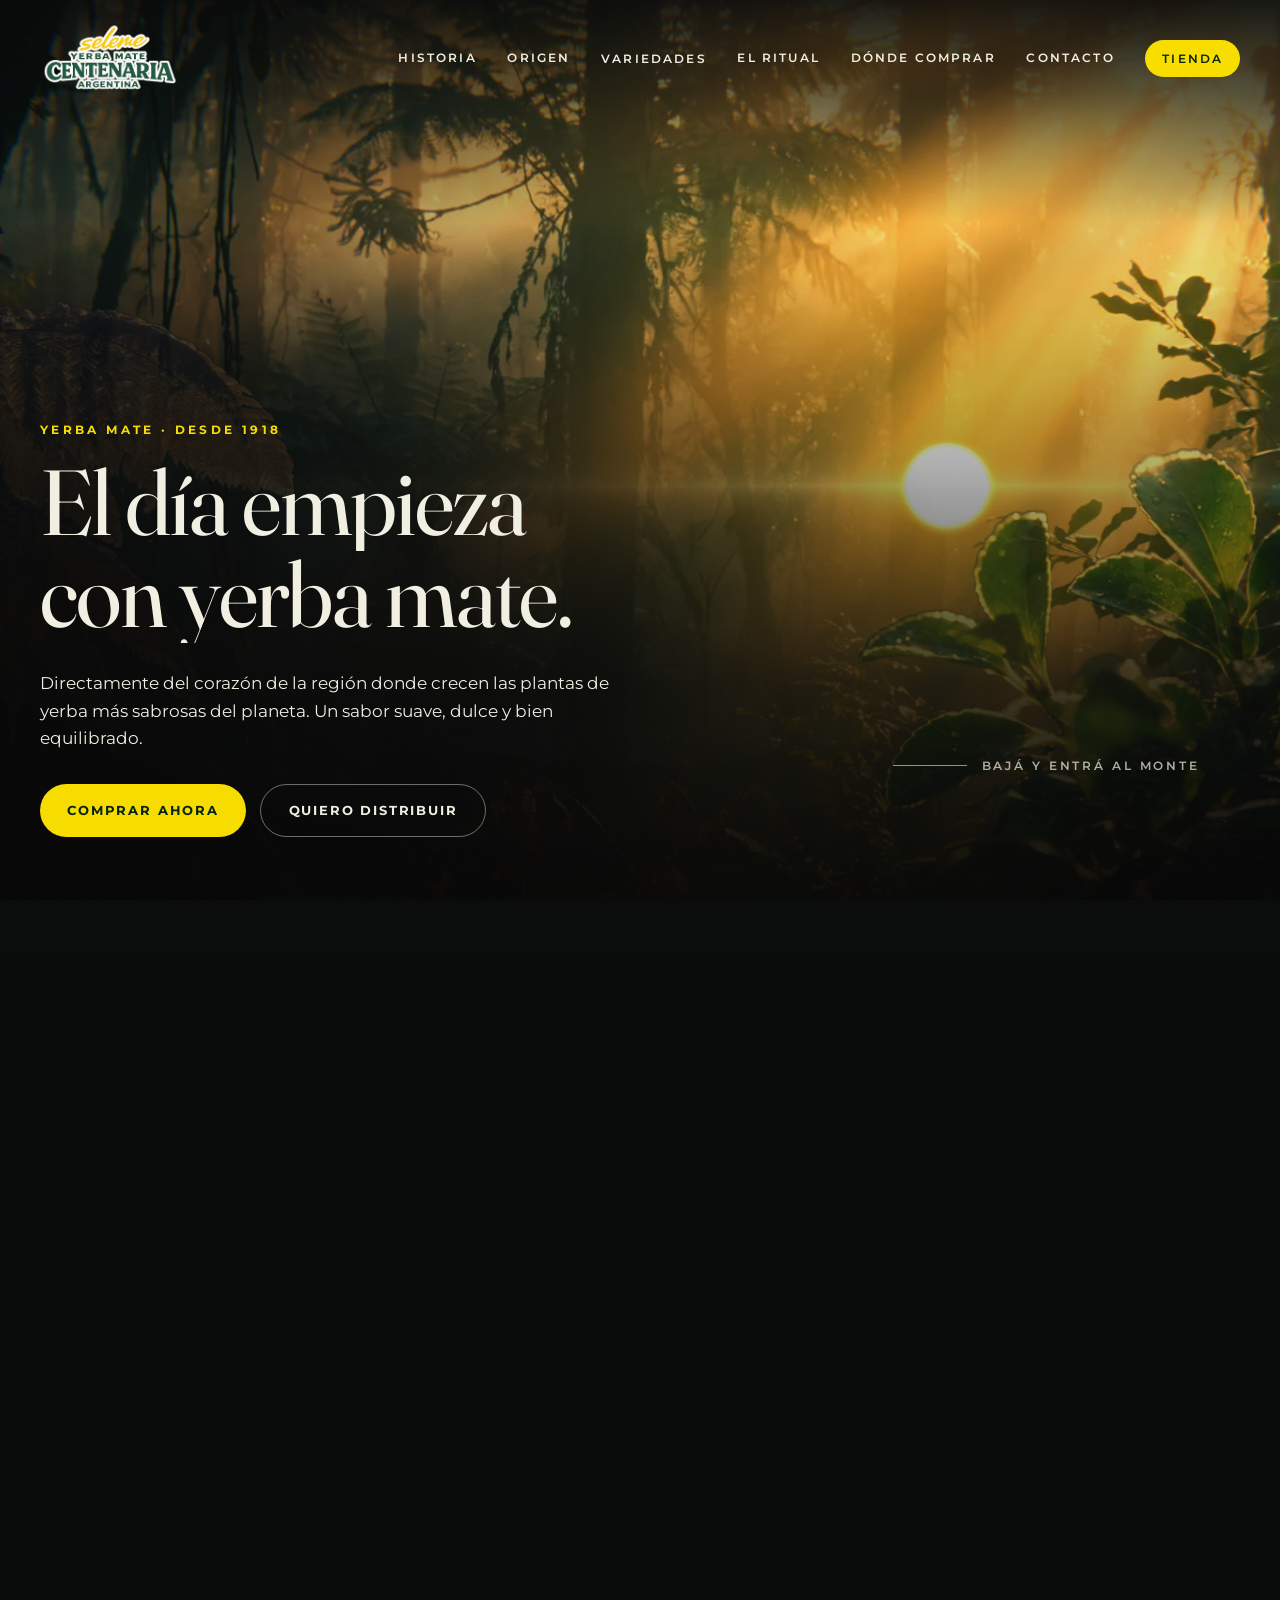
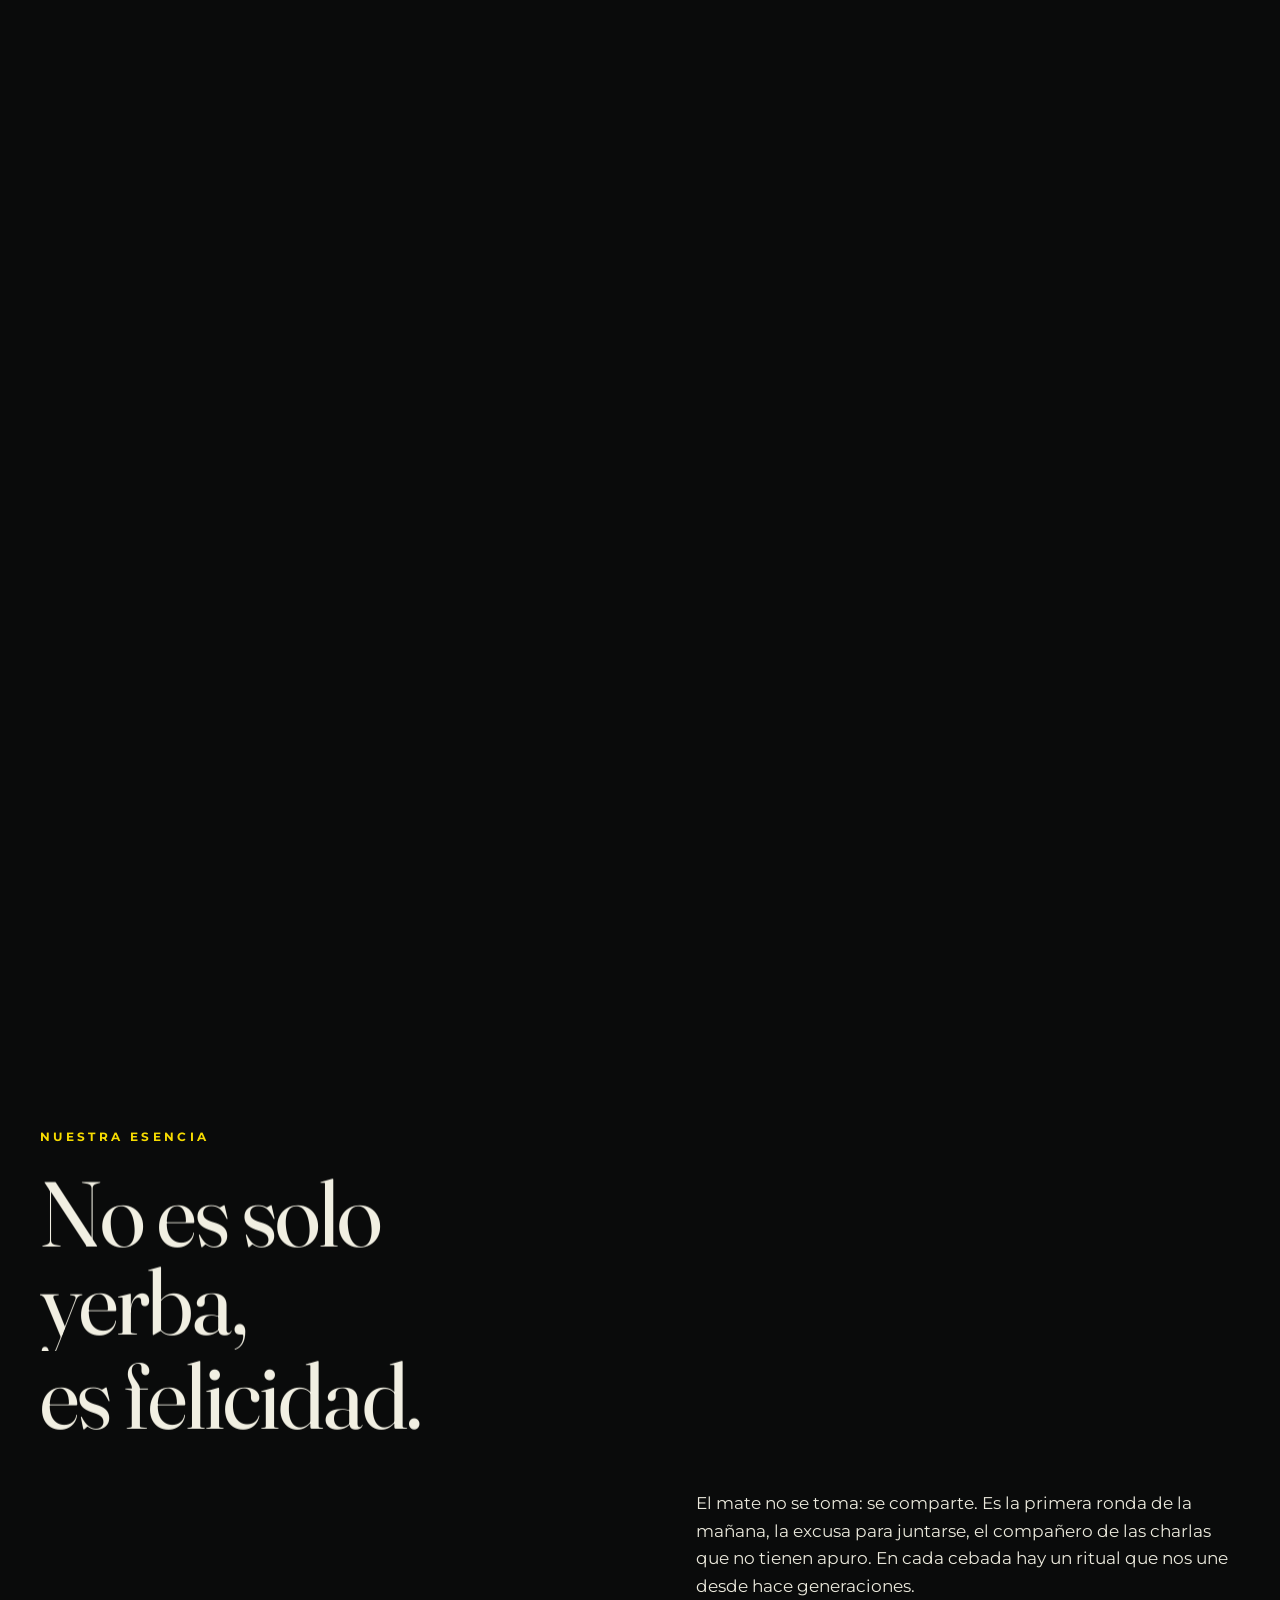
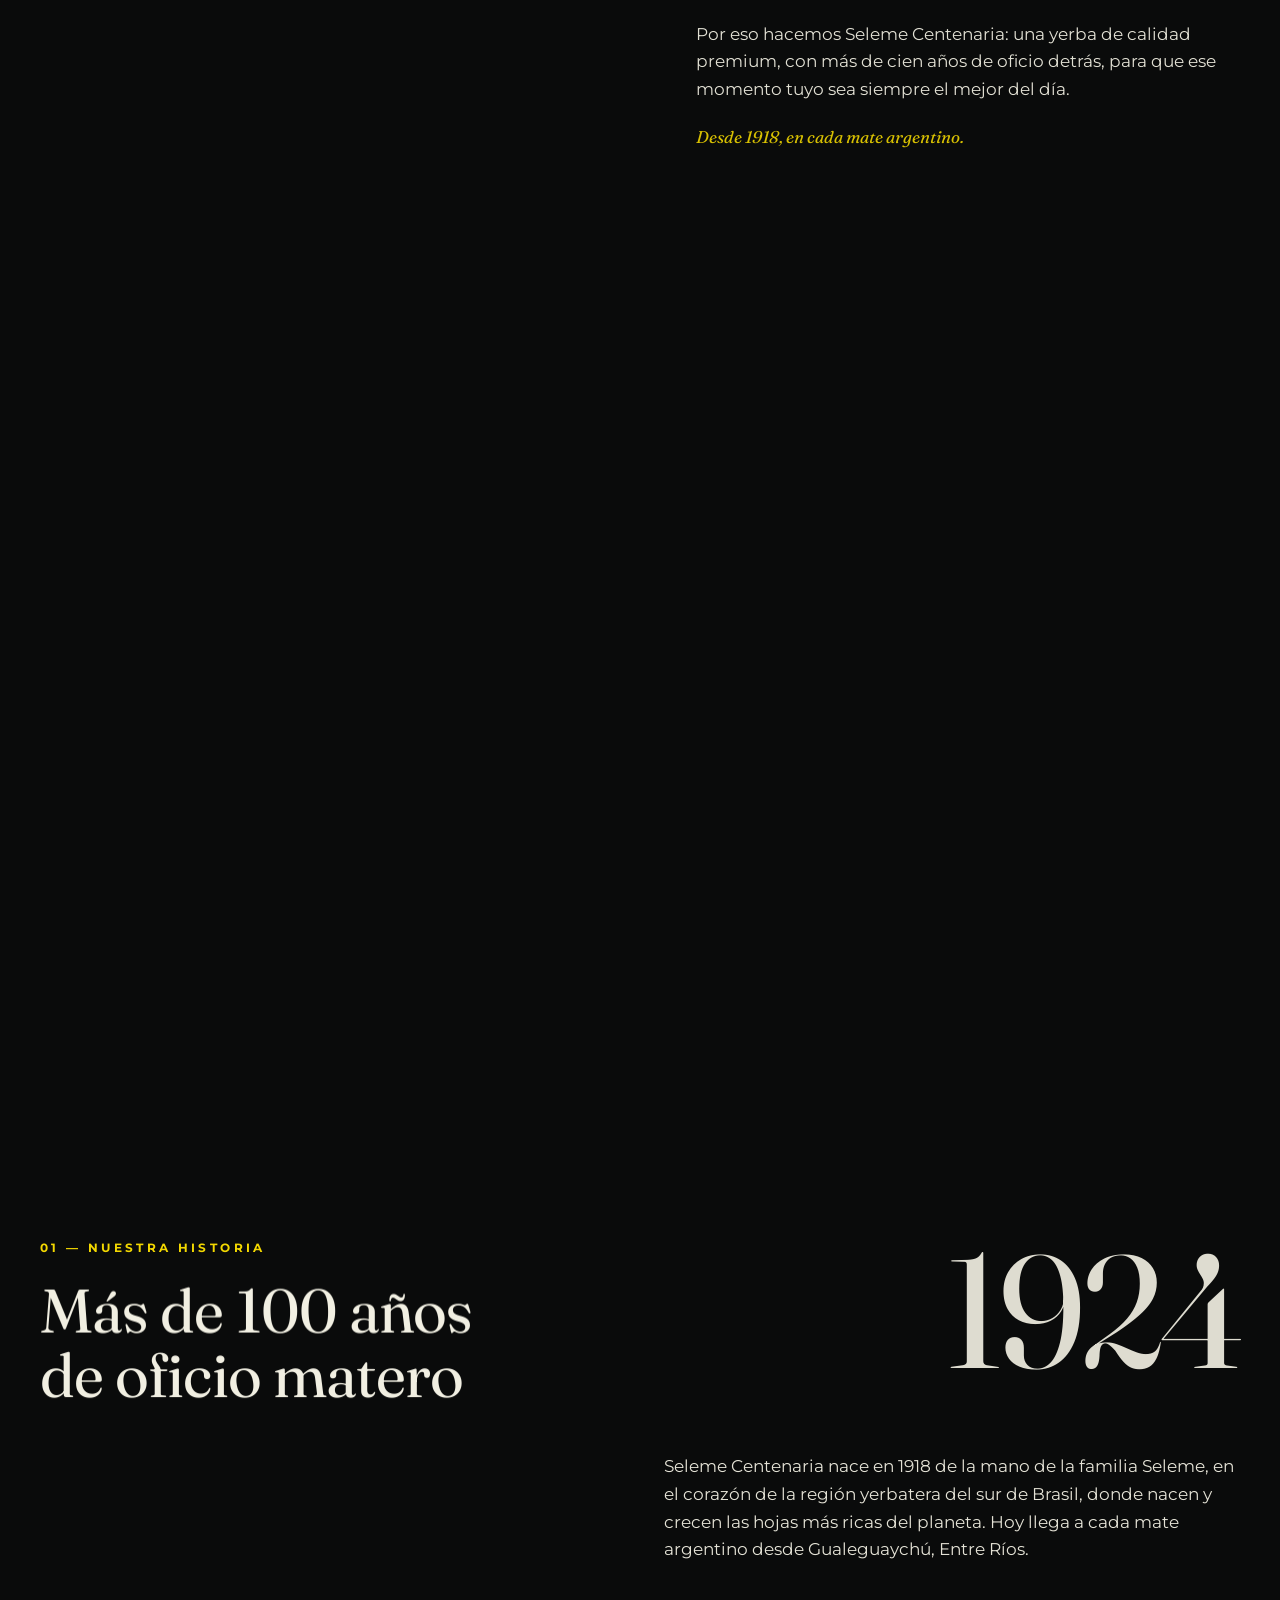
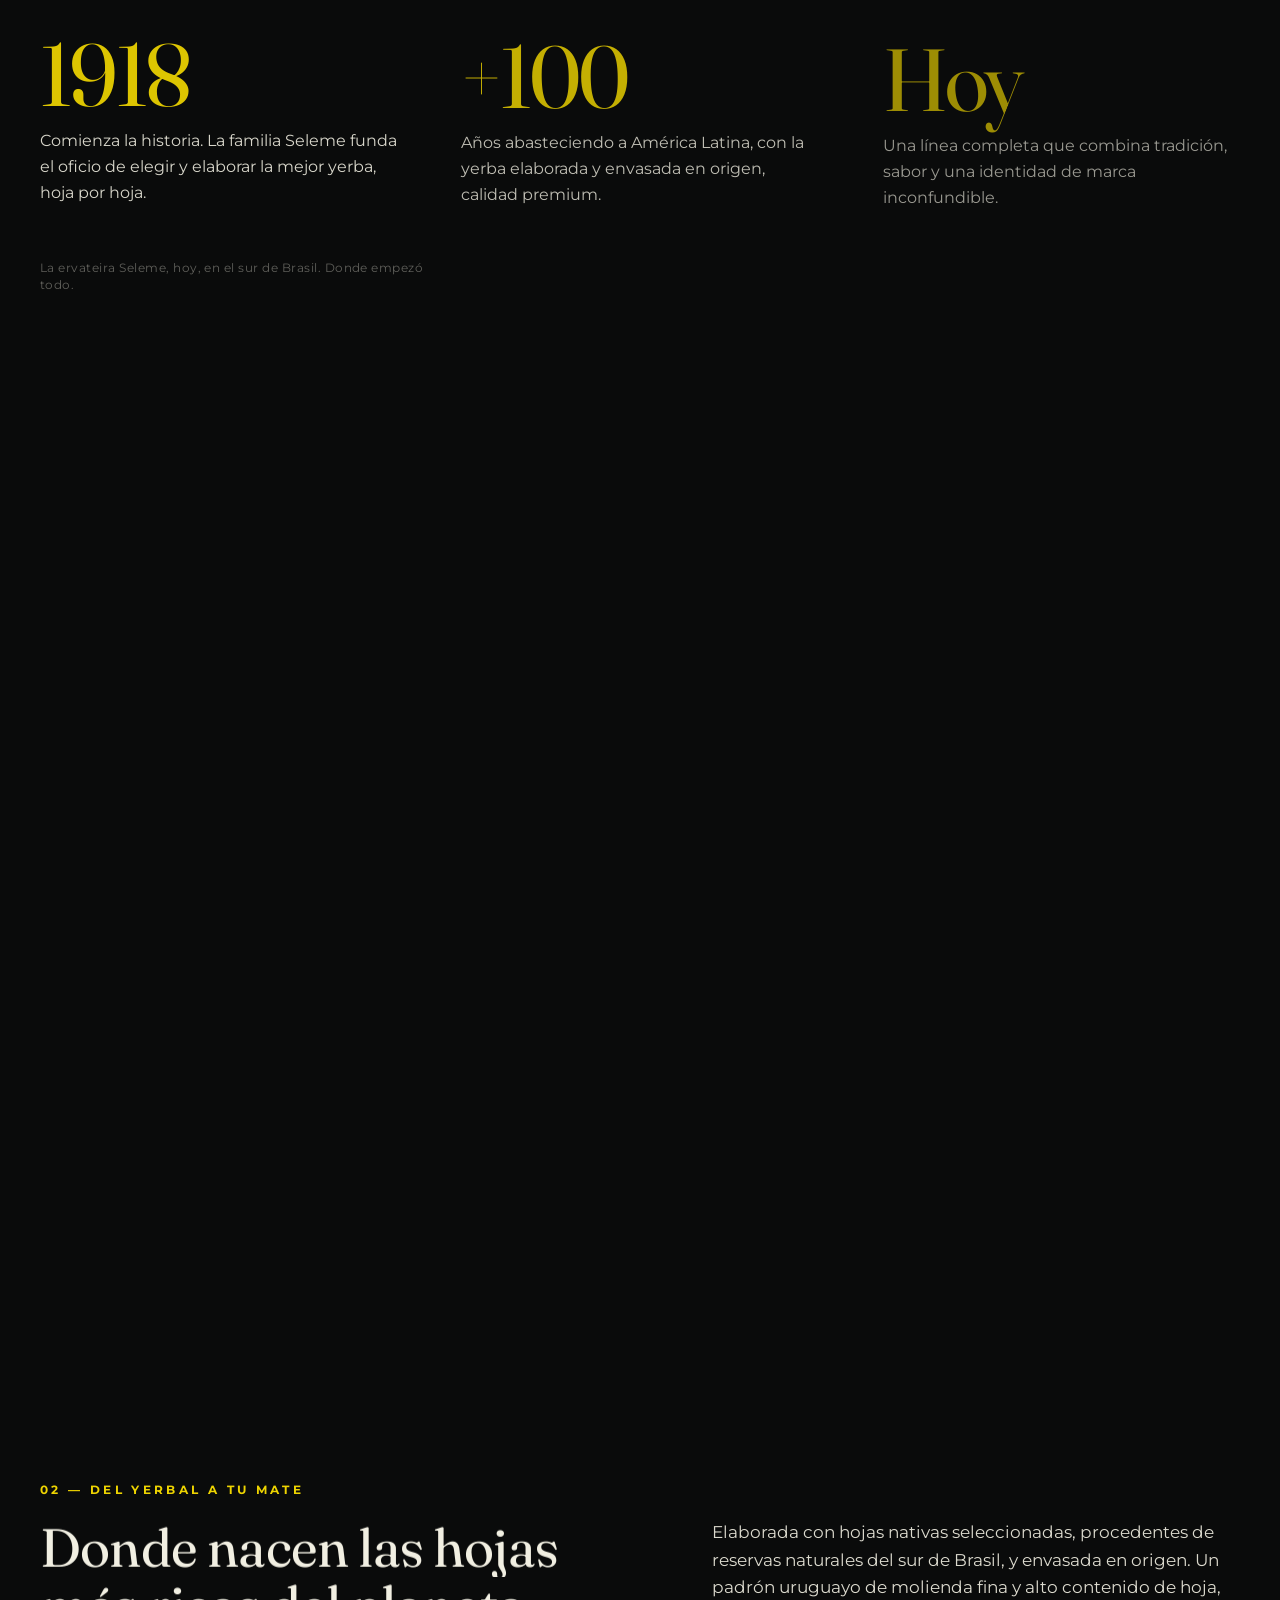
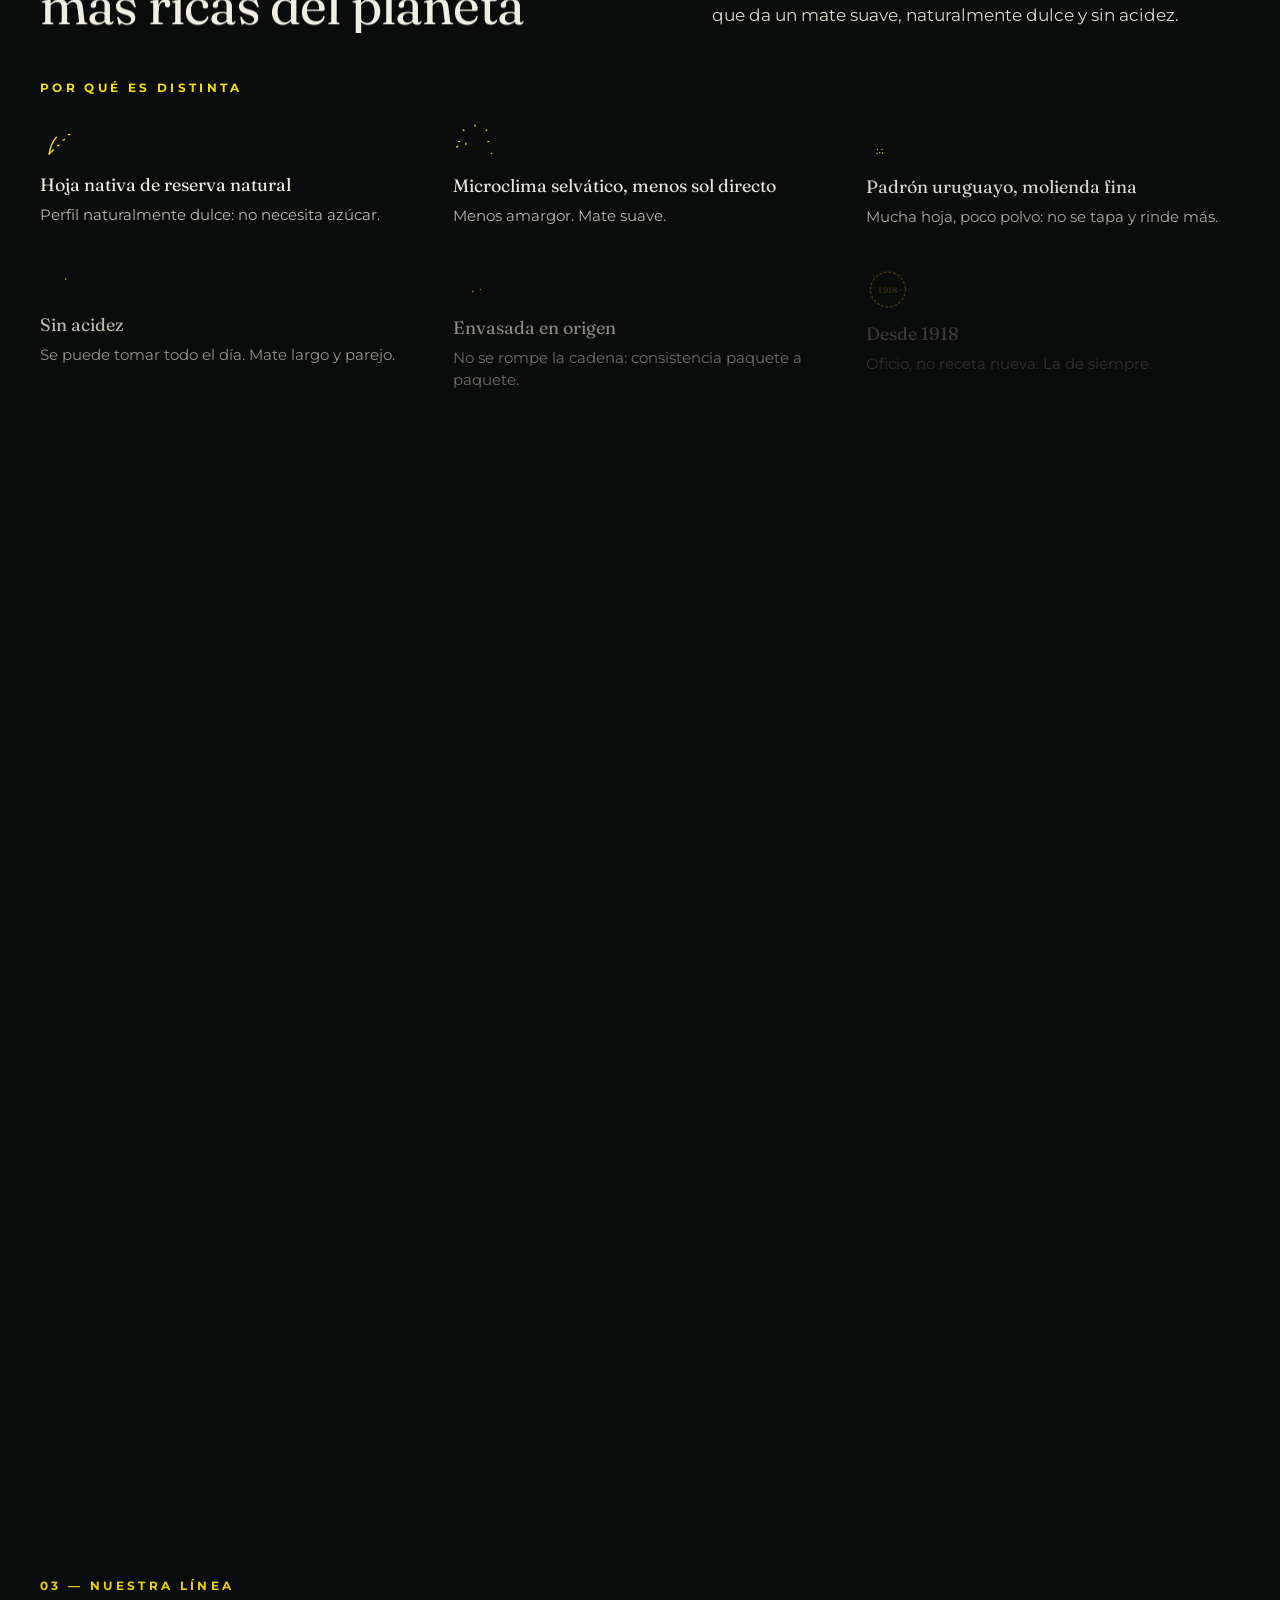
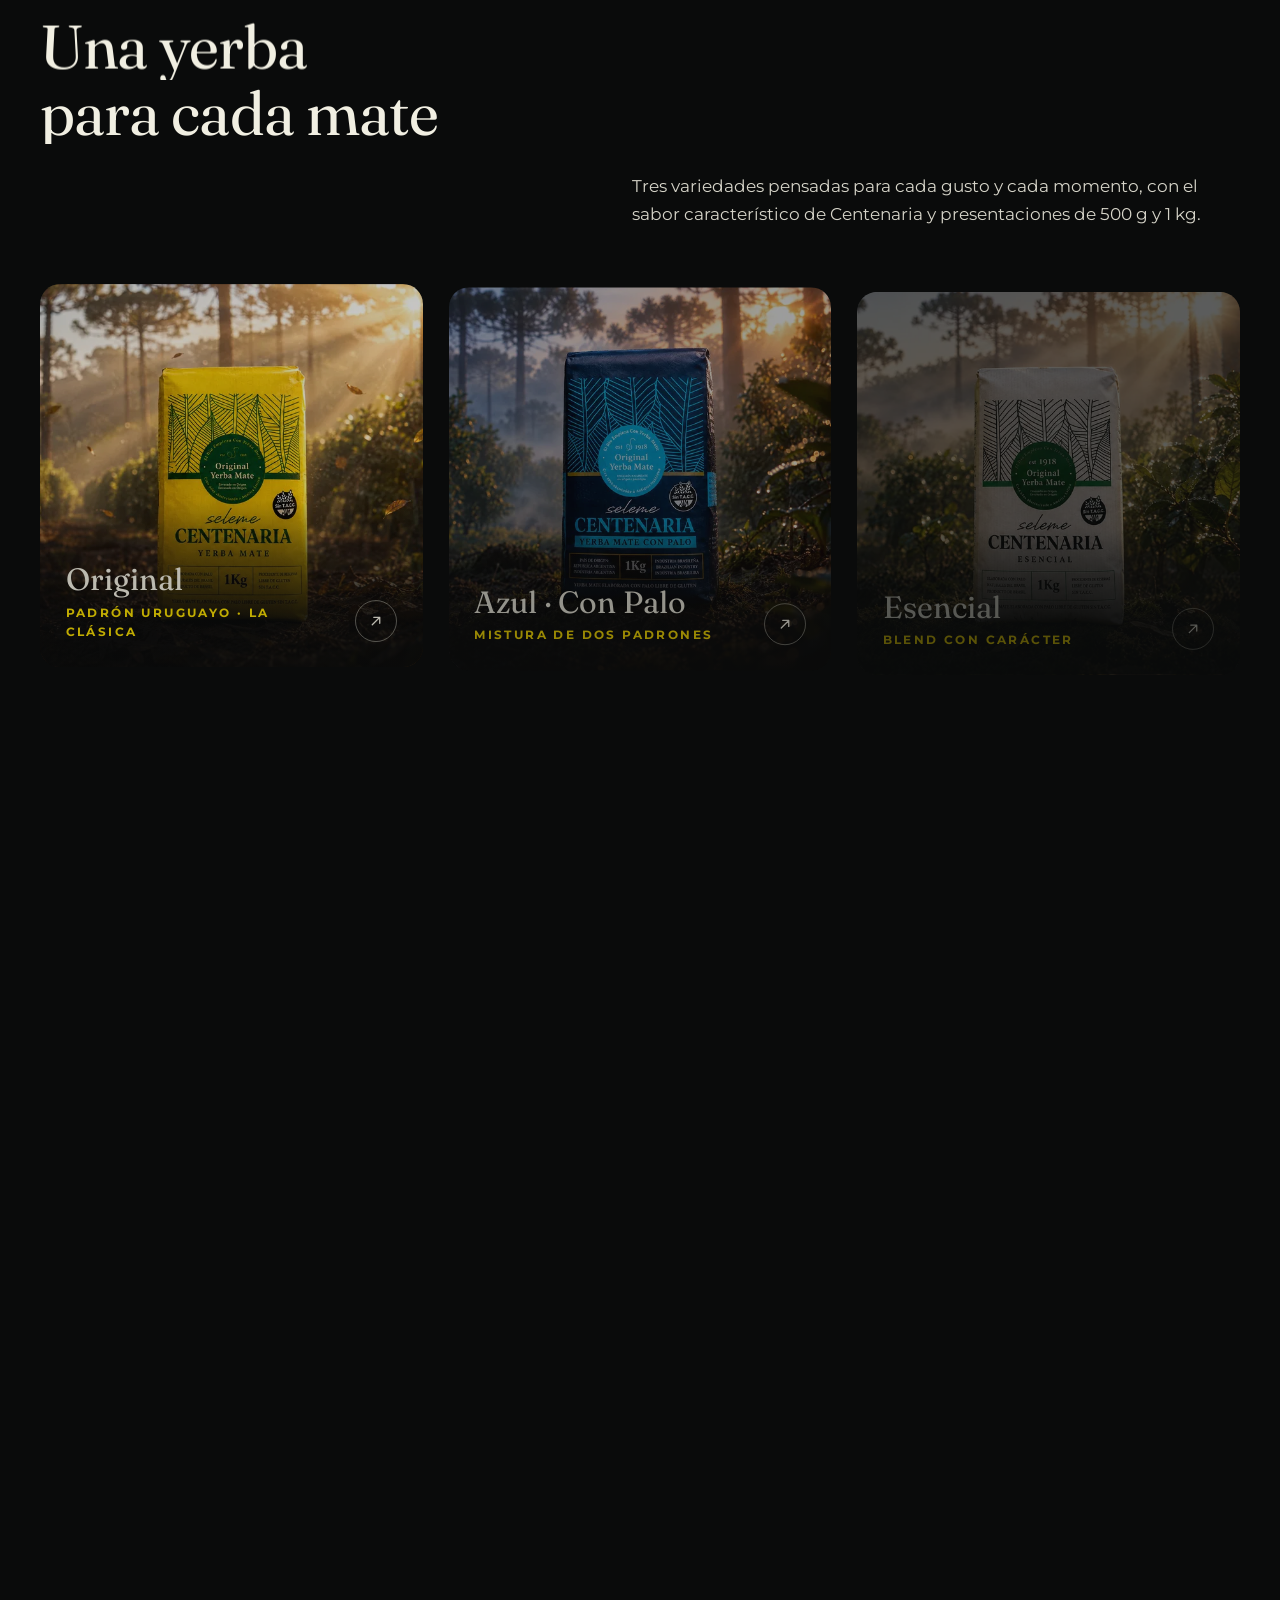
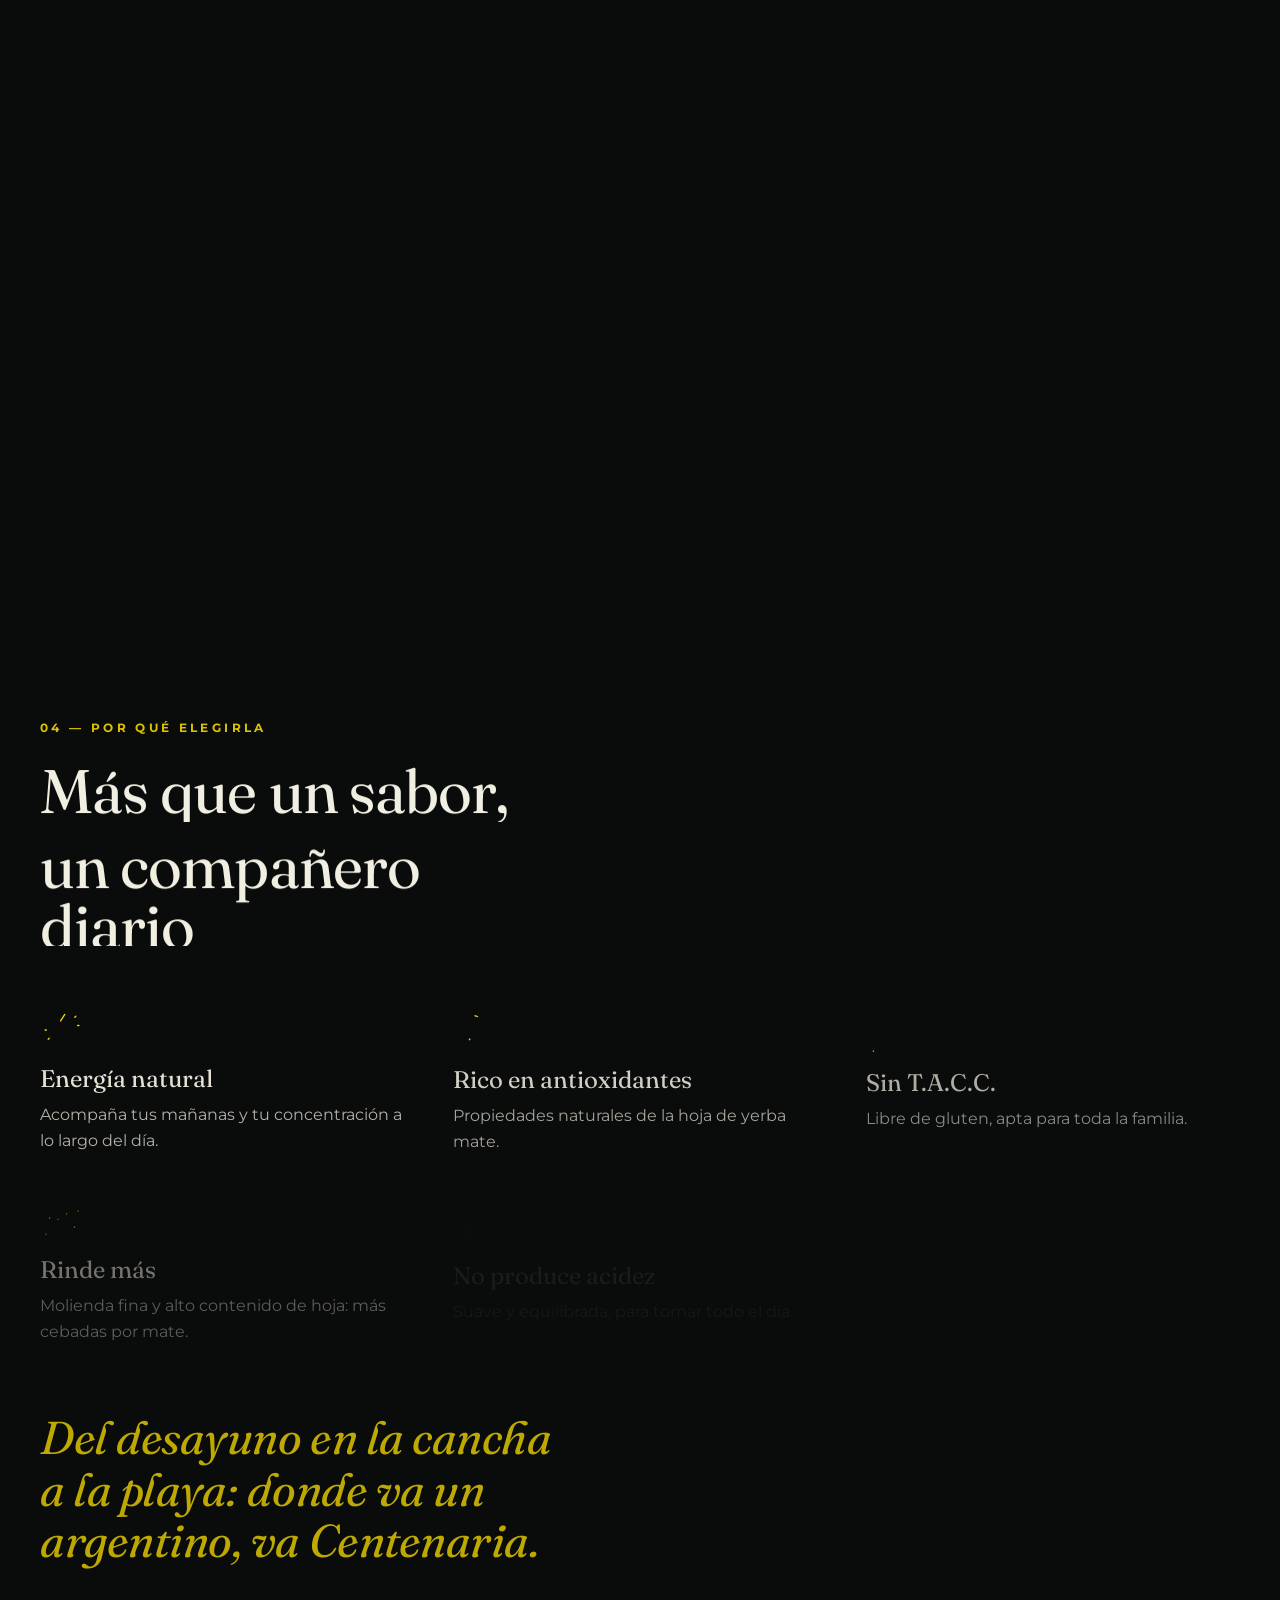
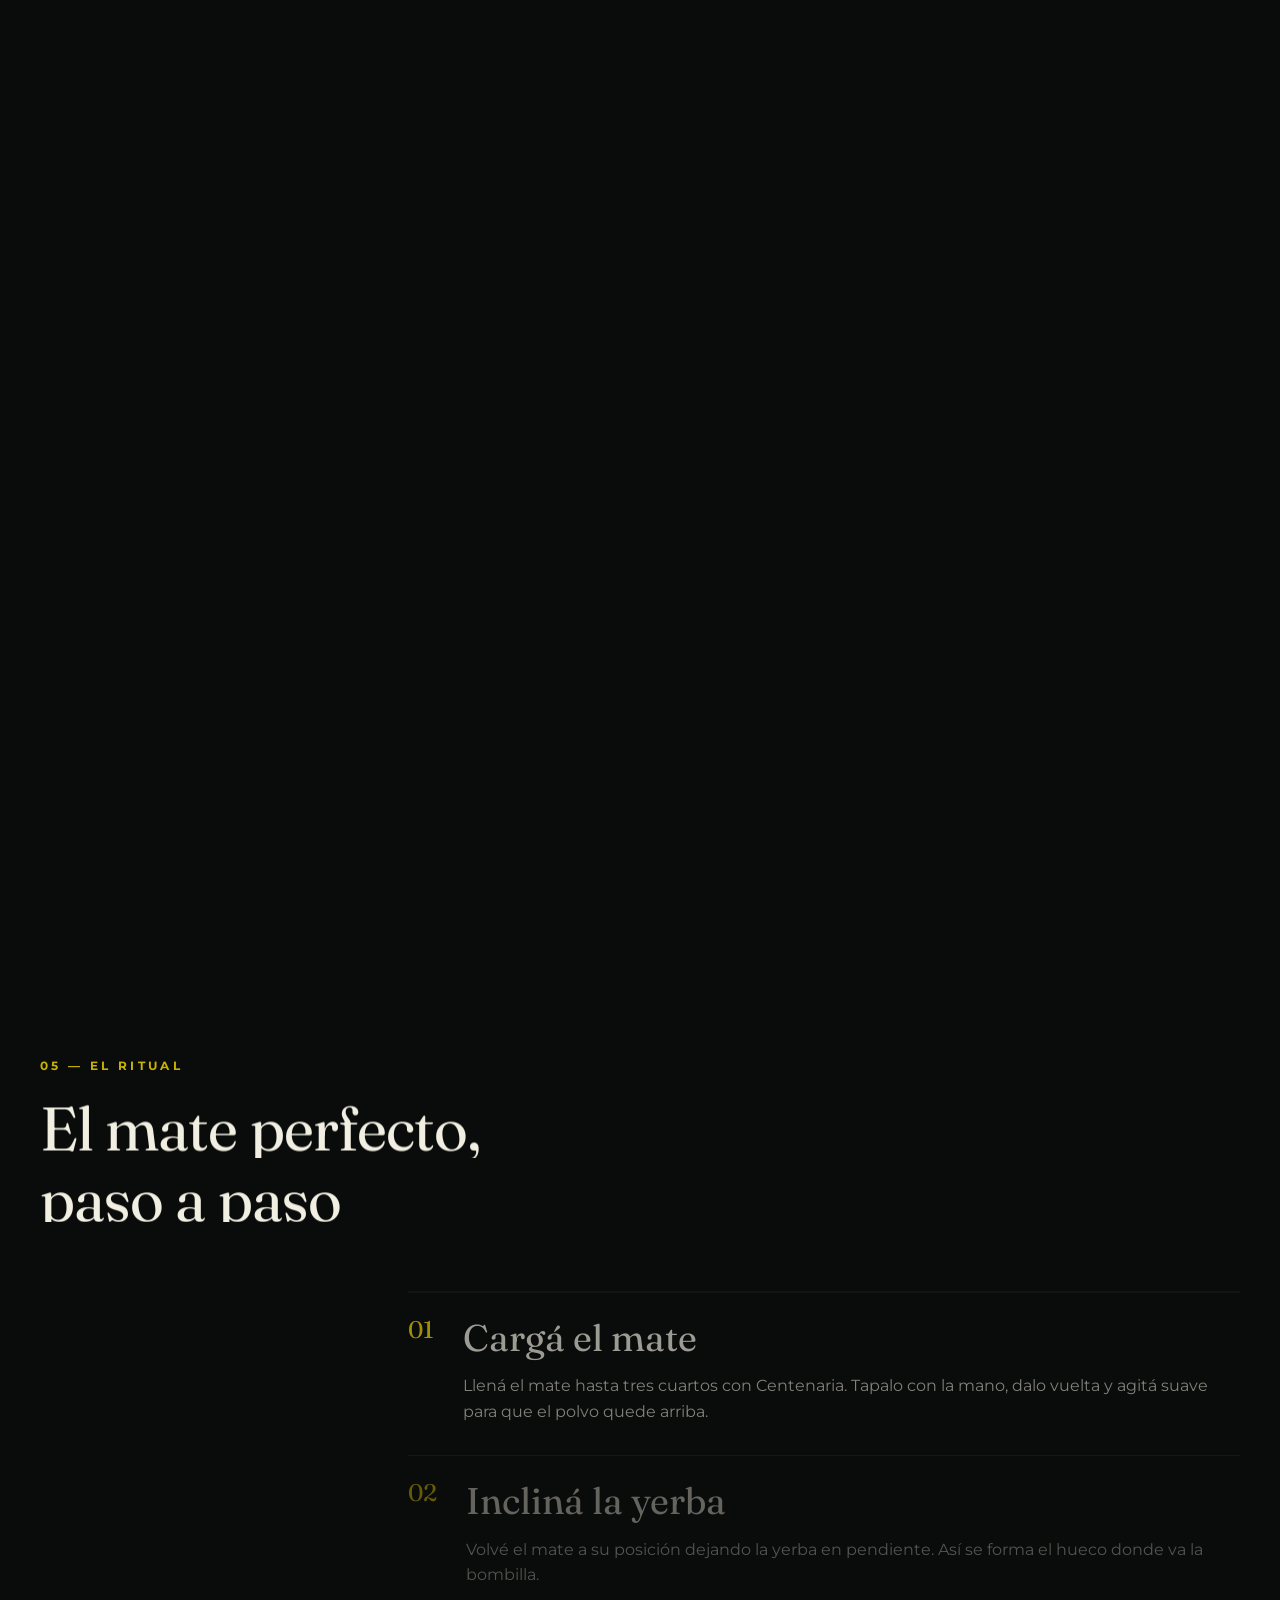
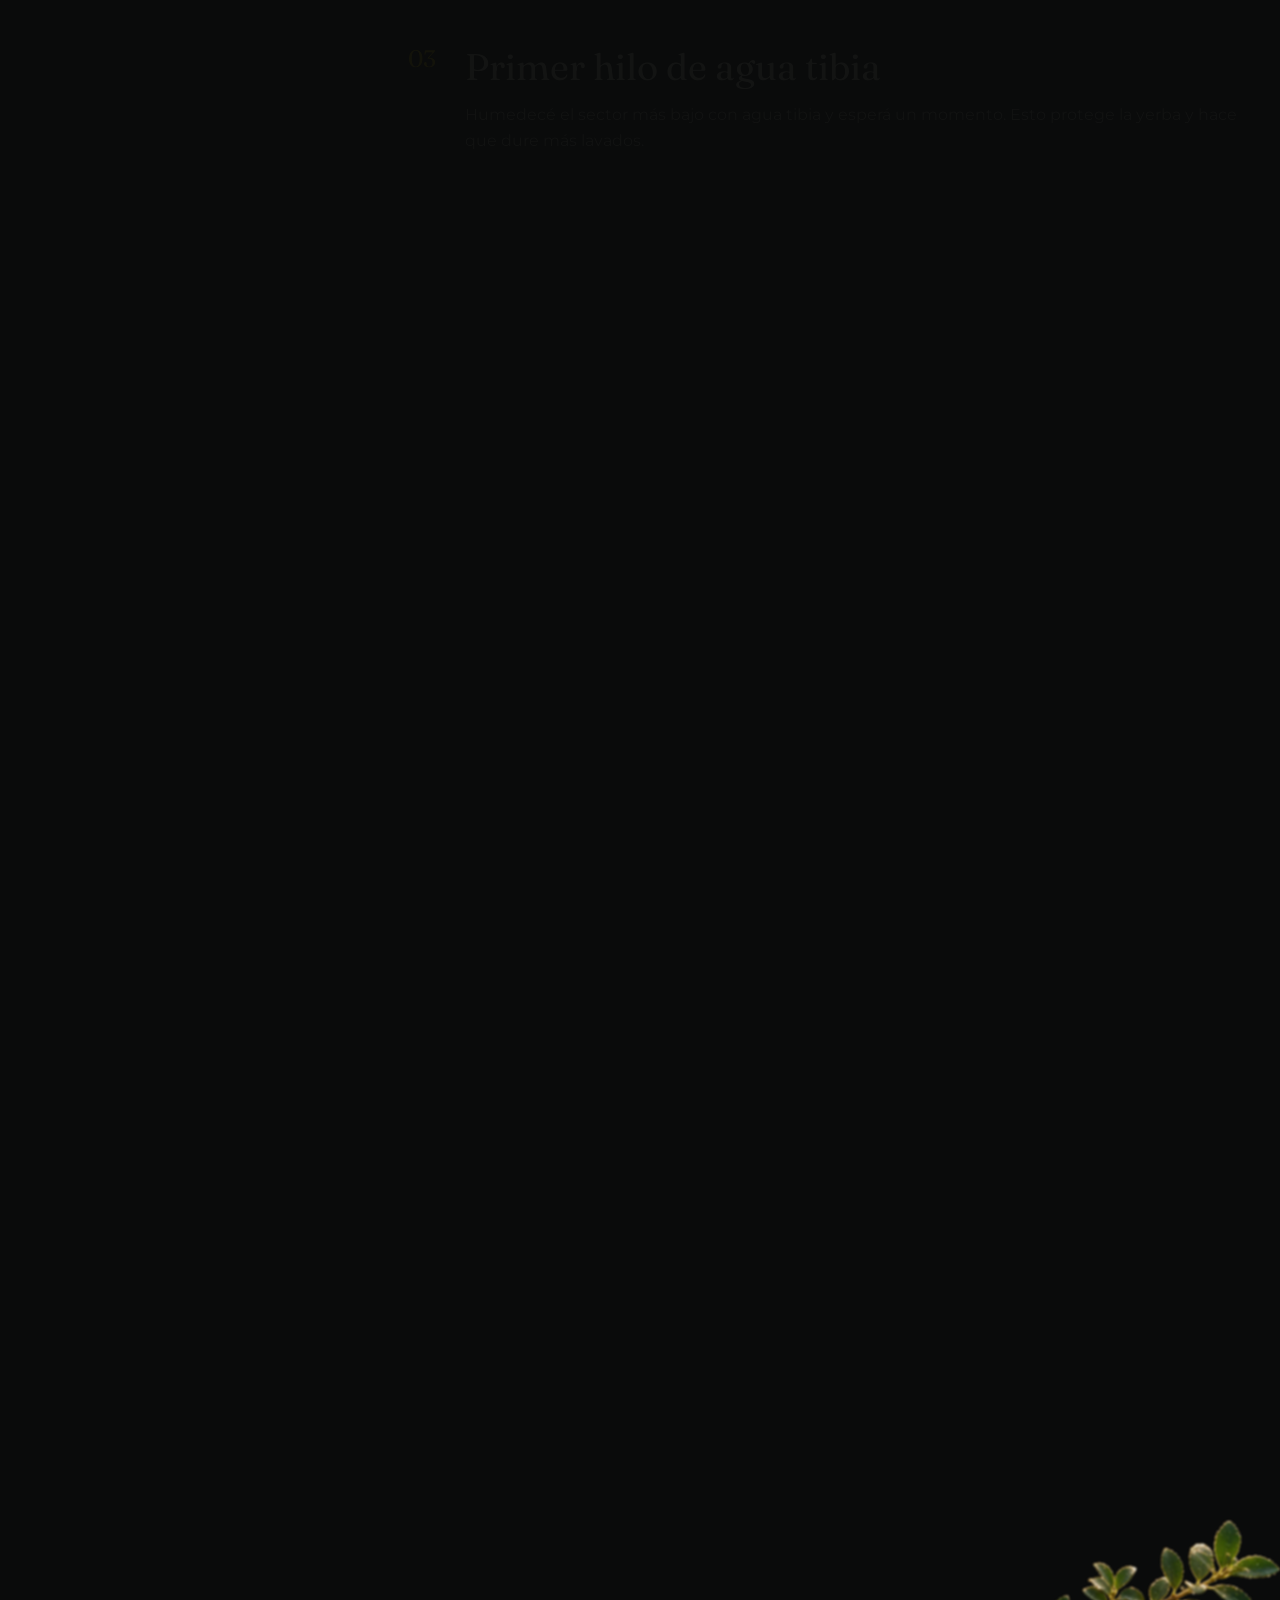
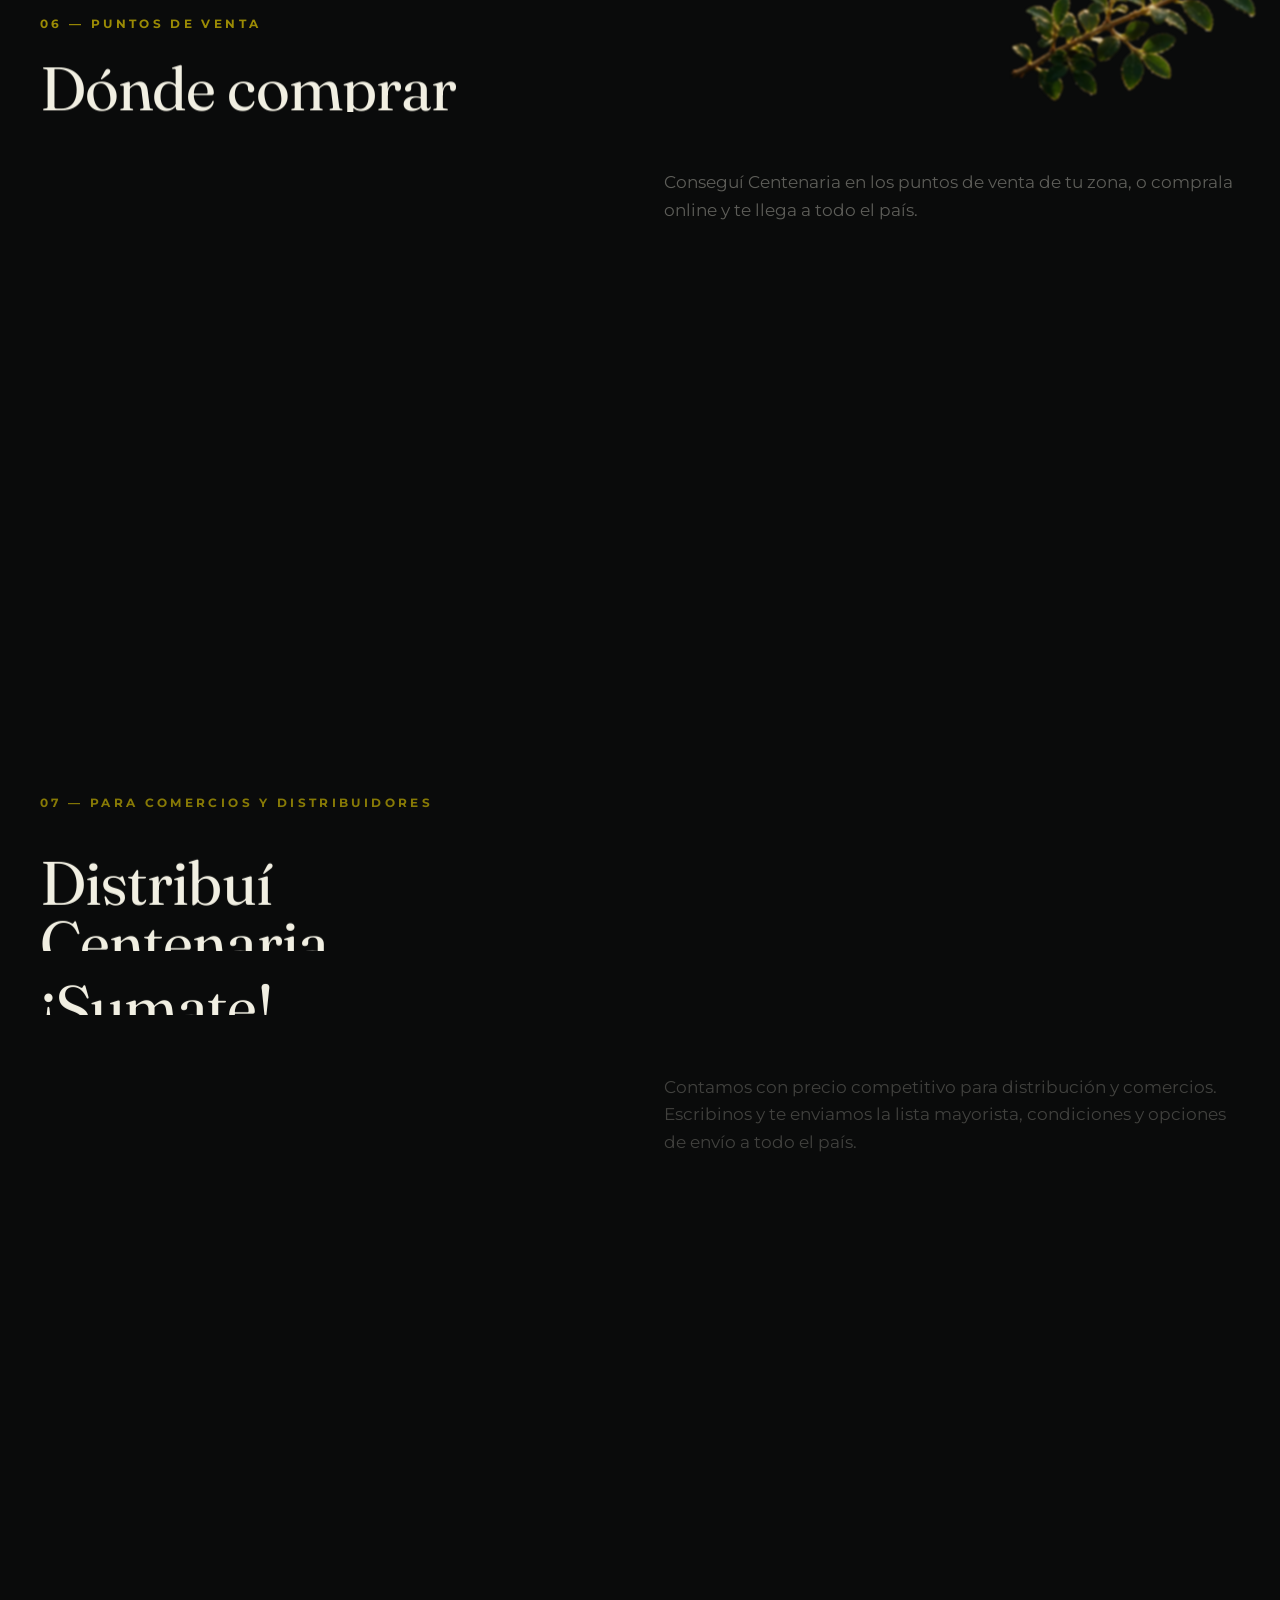
<file: index.html>
<!doctype html>
<html lang="es-AR">
<head>
<meta charset="utf-8">
<meta name="viewport" content="width=device-width, initial-scale=1">
<title>Seleme Centenaria · Yerba mate desde 1918</title>
<meta name="description" content="Yerba mate de padrón uruguayo, elaborada y envasada en origen desde 1918. Molienda fina, alto contenido de hoja: un mate suave, naturalmente dulce y sin acidez.">
<link rel="icon" href="img/favicon.svg" type="image/svg+xml">
<link rel="apple-touch-icon" href="img/apple-touch-icon.png">
<link rel="canonical" href="https://yerbamatecentenaria.com.ar/">
<meta name="theme-color" content="#0A0B0B">

<meta property="og:type" content="website">
<meta property="og:site_name" content="Seleme Centenaria">
<meta property="og:locale" content="es_AR">
<meta property="og:url" content="https://yerbamatecentenaria.com.ar/">
<meta property="og:title" content="Seleme Centenaria &middot; Yerba mate desde 1918">
<meta property="og:description" content="Padrón uruguayo de molienda fina, hoja nativa del sur de Brasil y envasada en origen: un mate suave, naturalmente dulce y sin acidez.">
<!-- OJO: la imagen OG tiene que ser una URL que exista HOY, o WhatsApp no arma la
     tarjeta. Mientras el sitio viva en la URL de revision apunta a Vercel; cuando
     vaya al dominio propio, cambiarla a https://yerbamatecentenaria.com.ar/img/og.jpg -->
<meta property="og:image" content="https://centenaria.vercel.app/img/og.jpg">
<meta property="og:image:width" content="1200">
<meta property="og:image:height" content="630">
<meta property="og:image:alt" content="Monte del sur de Brasil al amanecer con el titular: El día empieza con yerba mate.">
<meta name="twitter:card" content="summary_large_image">

<!-- Solo datos verificables. Facebook NO va: hay dos handles dando vueltas y no se
     puede resolver sin preguntarle al cliente (ver material/PENDIENTES.md). -->
<script type="application/ld+json">
{
  "@context": "https://schema.org",
  "@type": "Organization",
  "name": "Seleme Centenaria",
  "alternateName": "Yerba Mate Centenaria",
  "url": "https://yerbamatecentenaria.com.ar/",
  "logo": "https://yerbamatecentenaria.com.ar/img/logo.webp",
  "image": "https://yerbamatecentenaria.com.ar/img/og.jpg",
  "foundingDate": "1918",
  "description": "Yerba mate de padrón uruguayo, elaborada y envasada en origen en el sur de Brasil por la familia Seleme desde 1918. Distribuida en Argentina desde Gualeguaychú, Entre Ríos.",
  "address": {
    "@type": "PostalAddress",
    "addressLocality": "Gualeguaychú",
    "addressRegion": "Entre Ríos",
    "addressCountry": "AR"
  },
  "contactPoint": [{
    "@type": "ContactPoint",
    "contactType": "sales",
    "telephone": "+54-9-3446-23-9393",
    "email": "persaimportadora.ventas@gmail.com",
    "areaServed": "AR",
    "availableLanguage": "Spanish"
  }],
  "sameAs": [
    "https://www.instagram.com/yerbacentenariaargentina/",
    "https://centenariayerbamateshop.com.ar/"
  ]
}
</script>

<!-- Fuentes autohospedadas (css/fuentes.css). Las dos que pintan la primera
     pantalla se precargan: el LCP es el texto del hero y antes esperaba el swap. -->
<link rel="preload" as="font" type="font/woff2" crossorigin href="fonts/fraunces-latin.woff2">
<link rel="preload" as="font" type="font/woff2" crossorigin href="fonts/montserrat-latin.woff2">
<link rel="stylesheet" href="css/fuentes.css">
<!-- Las tres capas del mundo son la primera pantalla entera: se piden ya, en paralelo,
     sin esperar a que el parser llegue a los <img>. La cortina no se puede ir hasta
     que esten, asi que cada milisegundo aca es un milisegundo de cortina. -->
<link rel="preload" as="image" fetchpriority="high" href="img/cielo-1600.webp" imagesrcset="img/cielo-1100.webp 1100w, img/cielo-1600.webp 1600w, img/cielo-2200.webp 2200w" imagesizes="100vw">
<link rel="preload" as="image" fetchpriority="high" href="img/cerca-1600.webp" imagesrcset="img/cerca-1100.webp 1100w, img/cerca-1600.webp 1600w, img/cerca-2200.webp 2200w" imagesizes="100vw">
<link rel="preload" as="image" fetchpriority="high" href="img/frente-1600.webp" imagesrcset="img/frente-1100.webp 1100w, img/frente-1600.webp 1600w, img/frente-2200.webp 2200w" imagesizes="100vw">
<link rel="stylesheet" href="css/estilo.css">

<script>
/* Respaldo: si GSAP no carga, o falla el JS, la pagina se lee igual.
   Va ACA y no en main.js a proposito: main.js es justo el que puede no cargar.

   La cortina SOLO existe si este script corrio, y este mismo script arma el
   plazo maximo para retirarla. Asi no hay forma de quedar encerrado atras de
   un preloader porque main.js no cargo o una imagen nunca resolvio. */
document.documentElement.classList.add('js', 'cargando');
(function () {
  var quitar = function () { document.documentElement.classList.remove('cargando'); };
  /* Si main.js no llego a tomar la cortina (no cargo, o no hay GSAP), se retira
     sola apenas termina de cargar la pagina: nadie se queda mirando un negro. */
  addEventListener('load', function () { setTimeout(function () { if (!window.__cortina) quitar(); }, 300); });
  setTimeout(quitar, 7000);   /* ultimo recurso */
})();
</script>
</head>

<body>

<a class="saltar" href="#contenido">Saltar al contenido</a>

<!-- ============ CORTINA DE ENTRADA ============
     El numero corre de 1918 a hoy con la carga real: los cien anios se cuentan,
     no se escriben. Va apoyado abajo a la izquierda, en el MISMO lugar donde
     despues aparece el titulo del hero, para que el telon deje un cuadro ya armado.
     El disco no se usa aca a proposito: su primera aparicion es el sol.
     Se retira con transform, nunca con opacity, o el LCP queda atado a la cortina. -->
<div class="cortina" id="cortina" role="status">
  <div class="cortina__caja">
    <p class="cortina__marca">Seleme Centenaria</p>
    <p class="cortina__anio" aria-hidden="true"><span id="cortinaAnio">1918</span></p>
    <p class="cortina__pie" aria-hidden="true">Más de cien años de oficio matero</p>
  </div>
  <div class="cortina__riel" aria-hidden="true"><span class="cortina__avance" id="cortinaAvance"></span></div>
  <p class="visualmente-oculto">Cargando: <span id="cortinaPct">0</span> por ciento</p>
</div>

<!-- ============ EL MUNDO: fondo unico, fijo, para toda la home ============ -->
<div class="mundo" aria-hidden="true">
  <!-- Capas reales. Son el LCP y el respaldo si no hay WebGL. -->
  <div class="mundo__capas" id="capas">
    <img class="mundo__capa" data-capa="cielo"   src="img/cielo-1600.webp"   srcset="img/cielo-1100.webp 1100w, img/cielo-1600.webp 1600w, img/cielo-2200.webp 2200w" sizes="100vw" alt="" fetchpriority="high" decoding="async">
    <div class="mundo__sol" data-capa="sol"></div>
    <img class="mundo__capa" data-capa="cerca"   fetchpriority="high" src="img/cerca-1600.webp"  srcset="img/cerca-1100.webp 1100w, img/cerca-1600.webp 1600w, img/cerca-2200.webp 2200w" sizes="100vw" alt="" decoding="async">
    <img class="mundo__capa" data-capa="frente"  fetchpriority="high" src="img/frente-1600.webp"   srcset="img/frente-1100.webp 1100w, img/frente-1600.webp 1600w, img/frente-2200.webp 2200w" sizes="100vw" alt="" decoding="async">
  </div>
  <canvas class="mundo__lienzo" id="lienzo"></canvas>
  <div class="mundo__velo"></div>
  <div class="mundo__sombra"></div>
</div>

<!-- ============ EL DISCO: sol -> sello 1918. Termina su viaje en el hero:
     despues del manifiesto se retira y no vuelve (de marca de agua sobraba). ============ -->
<div class="disco" id="disco" aria-hidden="true">
  <svg class="sello" viewBox="0 0 400 400" role="presentation" focusable="false">
    <defs>
      <!-- Los radios NO son decorativos: el texto va centrado en la banda que dejan
           los dos aros (138 y 176). Arriba las mayusculas suben desde la linea de
           base, asi que la base va a 150 y las letras llegan a ~163. Abajo el texto
           se apoya del lado de adentro, asi que la base va a 164 y baja a ~151. -->
      <path id="arcoSup" d="M 50,200 a 150,150 0 1 1 300,0"></path>
      <path id="arcoInf" d="M 36,200 a 164,164 0 1 0 328,0"></path>
    </defs>

    <g class="disco__sello" id="dSello">
    <circle class="sello__fondo"  cx="200" cy="200" r="184"></circle>
    <circle class="sello__aro sello__aro--ext" cx="200" cy="200" r="176"></circle>
    <circle class="sello__aro sello__aro--int" cx="200" cy="200" r="138"></circle>
    <g class="sello__texto">
      <text class="sello__arco"><textPath href="#arcoSup" startOffset="50%">El Día Empieza Con Yerba Mate</textPath></text>
      <text class="sello__arco"><textPath href="#arcoInf" startOffset="50%">Cien Años Abasteciendo a América Latina</textPath></text>
      <text class="sello__anio" x="200" y="152">est · 1918</text>
      <text class="sello__nom"  x="200" y="196">Original</text>
      <text class="sello__nom"  x="200" y="232">Yerba Mate</text>
      <text class="sello__pie"  x="200" y="262">Envasada en Origen</text>
    </g>
    </g>

  </svg>
</div>

<div class="grano" aria-hidden="true"></div>
<div class="vineta" aria-hidden="true"></div>

<!-- ============ CONTENIDO ============ -->
<header class="cabecera" id="cabecera">
  <a class="cabecera__marca" href="/">
    <img src="img/logo.webp" width="600" height="343" alt="Seleme Centenaria" decoding="async">
  </a>
  <nav class="cabecera__nav" aria-label="Principal">
    <a href="#historia">Historia</a>
    <a href="#origen">Origen</a>
    <!-- Variedades lleva a la seccion de la home y ademas despliega las tres
         variedades (23-sep): :hover y :focus-within, sin JS. El padding-top de
         .cabecera__sub es el puente para que el mouse no "caiga" entre el item y
         el panel. -->
    <div class="cabecera__grupo">
      <a href="#variedades">Variedades</a>
      <div class="cabecera__sub">
        <div class="cabecera__panel">
          <a href="/variedades/original/"><b>Original</b><span>Padr&oacute;n uruguayo &middot; la cl&aacute;sica</span></a>
          <a href="/variedades/azul-con-palo/"><b>Azul &middot; Con Palo</b><span>Mistura de dos padrones</span></a>
          <a href="/variedades/esencial/"><b>Esencial</b><span>Blend con car&aacute;cter</span></a>
        </div>
      </div>
    </div>
    <a href="#ritual">El ritual</a>
    <a href="/donde-comprar/">Dónde comprar</a>
    <a href="/contacto/">Contacto</a>
    <a class="cabecera__tienda" href="https://centenariayerbamateshop.com.ar/" target="_blank" rel="noopener">Tienda</a>
  </nav>
  <button class="cabecera__menu" id="menuBoton" type="button" aria-label="Abrir menú" aria-expanded="false" aria-controls="menu">
    <span></span><span></span>
  </button>
</header>

<!-- ============ MENU MOVIL: pantalla completa ============
     Vive fuera de la cabecera para no pelear con su stacking context. El script
     que lo maneja va inline y sin dependencias: la navegacion movil no puede
     depender de que GSAP o main.js hayan cargado. -->
<div class="menu" id="menu" aria-hidden="true">
  <button class="menu__cerrar" id="menuCerrar" type="button" aria-label="Cerrar menú"></button>
  <p class="menu__marca">Seleme Centenaria <span aria-hidden="true">&middot;</span> 1918</p>
  <nav class="menu__nav" aria-label="Principal">
    <a href="#historia">Historia</a>
    <a href="#origen">Origen</a>
    <a href="#variedades">Variedades</a>
    <div class="menu__sub">
      <a href="/variedades/original/">Original</a>
      <a href="/variedades/azul-con-palo/">Azul &middot; Con Palo</a>
      <a href="/variedades/esencial/">Esencial</a>
    </div>
    <a href="#porque">Por qué elegirla</a>
    <a href="#ritual">El ritual</a>
    <a href="/donde-comprar/">Dónde comprar</a>
    <a href="/vende-centenaria/">Vendé Centenaria</a>
    <a href="/contacto/">Contacto</a>
    <a class="menu__tienda" href="https://centenariayerbamateshop.com.ar/" target="_blank" rel="noopener">Tienda</a>
  </nav>
  <div class="menu__contacto">
    <a href="https://wa.me/5493446239393" target="_blank" rel="noopener">WhatsApp <span aria-hidden="true">&middot;</span> 3446 23-9393</a>
    <a href="mailto:persaimportadora.ventas@gmail.com">persaimportadora.ventas@gmail.com</a>
    <a href="https://www.instagram.com/yerbacentenariaargentina/" target="_blank" rel="noopener">@yerbacentenariaargentina</a>
  </div>
</div>
<script>
(function () {
  var raiz = document.documentElement;
  var boton = document.getElementById('menuBoton');
  var menu = document.getElementById('menu');
  var cerrar = document.getElementById('menuCerrar');
  if (!boton || !menu || !cerrar) return;
  function poner(abierto) {
    raiz.classList.toggle('menu-abierto', abierto);
    boton.setAttribute('aria-expanded', abierto ? 'true' : 'false');
    menu.setAttribute('aria-hidden', abierto ? 'false' : 'true');
    /* el fondo no scrollea mientras el menu esta abierto */
    raiz.style.overflow = abierto ? 'hidden' : '';
    (abierto ? cerrar : boton).focus();
  }
  boton.addEventListener('click', function () { poner(true); });
  cerrar.addEventListener('click', function () { poner(false); });
  menu.addEventListener('click', function (ev) { if (ev.target.closest('a')) poner(false); });
  addEventListener('keydown', function (ev) {
    if (ev.key === 'Escape' && raiz.classList.contains('menu-abierto')) poner(false);
  });
})();
</script>

<main id="contenido">

  <!-- ---------- HERO ---------- -->
  <section class="hero" id="hero">
    <div class="hero__caja">
      <p class="volanta hero__volanta reveal">Yerba Mate <span aria-hidden="true">·</span> Desde 1918</p>
      <h1 class="hero__titulo">
        <span class="linea"><span>El día empieza</span></span>
        <span class="linea"><span>con <span class="hero__acento">yerba mate</span>.</span></span>
      </h1>
      <p class="hero__bajada reveal">Directamente del corazón de la región donde crecen las plantas de yerba más sabrosas del planeta. Un sabor suave, dulce y bien equilibrado.</p>
      <div class="hero__acciones reveal">
        <a class="boton boton--oro" href="https://centenariayerbamateshop.com.ar/" target="_blank" rel="noopener">Comprar ahora</a>
        <a class="boton boton--linea" href="#distribuir">Quiero distribuir</a>
      </div>
    </div>

    <!-- La pista va envuelta a proposito: el fade del scroll actua sobre las CAJAS
         (.hero__caja y esta), nunca sobre los mismos elementos que anima la
         entrada. Ver la nota del timeline del hero en main.js. -->
    <div class="hero__pistaCaja">
      <p class="hero__pista reveal" aria-hidden="true">
        <span class="hero__pista-linea"></span>
        Bajá y entrá al monte
      </p>
    </div>
  </section>


  <!-- ================= MANIFIESTO - aterriza el sello ================= -->
  <section class="manifiesto" id="manifiesto">
    <p class="volanta reveal">Nuestra esencia</p>
    <h2 class="manifiesto__titulo reveal">No es solo yerba,<br>es felicidad.</h2>
    <div class="manifiesto__cuerpo">
      <p class="reveal">El mate no se toma: se comparte. Es la primera ronda de la ma&ntilde;ana, la excusa para juntarse, el compa&ntilde;ero de las charlas que no tienen apuro. En cada cebada hay un ritual que nos une desde hace generaciones.</p>
      <p class="reveal">Por eso hacemos Seleme Centenaria: una yerba de calidad premium, con m&aacute;s de cien a&ntilde;os de oficio detr&aacute;s, para que ese momento tuyo sea siempre el mejor del d&iacute;a.</p>
      <p class="manifiesto__remate reveal">Desde 1918, en cada mate argentino.</p>
    </div>
  </section>

  <div class="pasaje" aria-hidden="true"></div>

  <!-- ================= 01 . HISTORIA ================= -->
  <section class="cap" id="historia">
    <div class="cap__cabeza">
      <p class="volanta reveal">01 <span aria-hidden="true">&mdash;</span> Nuestra historia</p>
      <h2 class="cap__titulo reveal">M&aacute;s de 100 a&ntilde;os<br>de oficio matero</h2>
    </div>
    <div class="cap__cuerpo">
      <p class="cap__entrada reveal">Seleme Centenaria nace en 1918 de la mano de la familia Seleme, en el coraz&oacute;n de la regi&oacute;n yerbatera del sur de Brasil, donde nacen y crecen las hojas m&aacute;s ricas del planeta. Hoy llega a cada mate argentino desde Gualeguaych&uacute;, Entre R&iacute;os.</p>
    </div>
    <!-- El 1918 de la cortina vuelve y cuenta hasta hoy con el scroll (main.js,
         contarHistoria). Sin JS queda en 1918, que es verdad igual. -->
    <p class="historia__anio" aria-hidden="true"><span id="historiaAnio">1918</span></p>
    <ol class="hitos">
      <li class="hito reveal">
        <p class="hito__dato">1918</p>
        <p class="hito__texto">Comienza la historia. La familia Seleme funda el oficio de elegir y elaborar la mejor yerba, hoja por hoja.</p>
      </li>
      <li class="hito reveal">
        <p class="hito__dato">+100</p>
        <p class="hito__texto">A&ntilde;os abasteciendo a Am&eacute;rica Latina, con la yerba elaborada y envasada en origen, calidad premium.</p>
      </li>
      <li class="hito reveal">
        <p class="hito__dato">Hoy</p>
        <p class="hito__texto">Una l&iacute;nea completa que combina tradici&oacute;n, sabor y una identidad de marca inconfundible.</p>
      </li>
    </ol>
    <!-- El pie de la foto del fondo. La copia de archivo se saco el 22-sep (el fondo
         de este capitulo PASO A SER esa misma foto y estaba dos veces), pero el dato
         honesto no se va con ella: el cliente la mando como "la fabrica en 1918" y NO
         lo es, es la fabrica de HOY. Presentarla como de 1918 seria un error que
         cualquiera nota. -->
    <p class="cap__credito reveal">La ervateira Seleme, hoy, en el sur de Brasil. Donde empez&oacute; todo.</p>
  </section>

  <div class="pasaje" aria-hidden="true"></div>

  <!-- ================= 02 . ORIGEN =================
       Entra en UNA pantalla en escritorio (pedido del cliente, 23-sep): titulo y
       entrada lado a lado arriba, y abajo las seis razones como icono + una linea.
       Son las mismas seis de la cadena de causas que habia (causa -> efecto -> lo
       que sentis), con las mismas palabras aprobadas: cambio la forma, no el
       texto. Los iconos son trazo de una sola linea en oro, se dibujan al entrar
       (main.js, revelarIconos) y cuatro tienen un movimiento minimo en CSS. -->
  <section class="cap cap--origen" id="origen">
    <div class="origen__arriba">
      <div class="cap__cabeza">
        <p class="volanta reveal">02 <span aria-hidden="true">&mdash;</span> Del yerbal a tu mate</p>
        <h2 class="cap__titulo reveal">Donde nacen las hojas<br>m&aacute;s ricas del planeta</h2>
      </div>
      <div class="cap__cuerpo">
        <p class="cap__entrada reveal">Elaborada con hojas nativas seleccionadas, procedentes de reservas naturales del sur de Brasil, y envasada en origen. Un padr&oacute;n uruguayo de molienda fina y alto contenido de hoja, que da un mate suave, naturalmente dulce y sin acidez.</p>
      </div>
    </div>

    <div class="razones">
      <p class="razones__titulo">Por qu&eacute; es distinta</p>
      <ul class="razones__lista">
        <li class="razon">
          <svg class="razon__icono icono-hoja" viewBox="0 0 48 48" aria-hidden="true" focusable="false" fill="none" stroke="currentColor" stroke-width="1.5" stroke-linecap="round" stroke-linejoin="round">
            <g class="hoja">
              <path class="trazo" d="M10 38C12 22 22 12 38 10c-2 16-12 26-28 28Z"/>
              <path class="trazo" d="M10 38 38 10"/>
              <path class="trazo" d="M19 29c2-1 4-2 7-2M25 23c2-1 4-2 7-2M31 17c1 0 3-1 4-1"/>
            </g>
          </svg>
          <h3 class="razon__titulo">Hoja nativa de reserva natural</h3>
          <p class="razon__texto">Perfil naturalmente dulce: no necesita az&uacute;car.</p>
        </li>
        <li class="razon">
          <svg class="razon__icono icono-sol" viewBox="0 0 48 48" aria-hidden="true" focusable="false" fill="none" stroke="currentColor" stroke-width="1.5" stroke-linecap="round" stroke-linejoin="round">
            <g class="rayos"><path class="trazo" d="M24 6v4M11.3 11.3l2.8 2.8M36.7 11.3l-2.8 2.8M6 24h4M38 24h4"/></g>
            <path class="trazo" d="M14 27a10 10 0 0 1 20 0"/>
            <path class="trazo" d="M4 30c4-4 8-4 12 0s8 4 12 0 8-4 12 0"/>
            <path class="trazo" d="M8 38c4-4 8-4 12 0s8 4 12 0 6-3 10-1"/>
          </svg>
          <h3 class="razon__titulo">Microclima selv&aacute;tico, menos sol directo</h3>
          <p class="razon__texto">Menos amargor. Mate suave.</p>
        </li>
        <li class="razon">
          <svg class="razon__icono icono-bombilla" viewBox="0 0 48 48" aria-hidden="true" focusable="false" fill="none" stroke="currentColor" stroke-width="1.5" stroke-linecap="round" stroke-linejoin="round">
            <path class="trazo" d="M36 7 17 26M41 12 22 31M36 7a3.5 3.5 0 0 1 5 5"/>
            <circle class="trazo" cx="15" cy="33" r="7"/>
            <path class="trazo" d="M12.5 31.5h.01M17.5 31.5h.01M15 35h.01M12 35.5h.01M18 35.5h.01"/>
          </svg>
          <h3 class="razon__titulo">Padr&oacute;n uruguayo, molienda fina</h3>
          <p class="razon__texto">Mucha hoja, poco polvo: no se tapa y rinde m&aacute;s.</p>
        </li>
        <li class="razon">
          <svg class="razon__icono icono-dia" viewBox="0 0 48 48" aria-hidden="true" focusable="false" fill="none" stroke="currentColor" stroke-width="1.5" stroke-linecap="round" stroke-linejoin="round">
            <path class="trazo" d="M6 36h36"/>
            <path class="trazo" d="M10 36a14 14 0 0 1 28 0"/>
            <g class="sol">
              <circle class="trazo" cx="0" cy="0" r="4"/>
              <path class="trazo" d="M0-8v2M-5.7-5.7l1.4 1.4M5.7-5.7l-1.4 1.4"/>
            </g>
          </svg>
          <h3 class="razon__titulo">Sin acidez</h3>
          <p class="razon__texto">Se puede tomar todo el d&iacute;a. Mate largo y parejo.</p>
        </li>
        <li class="razon">
          <svg class="razon__icono icono-envase" viewBox="0 0 48 48" aria-hidden="true" focusable="false" fill="none" stroke="currentColor" stroke-width="1.5" stroke-linecap="round" stroke-linejoin="round">
            <path class="trazo" d="M14 13h20v29H14zM14 13l3-5h14l3 5M14 19h20"/>
            <g class="sello">
              <circle class="trazo" cx="24" cy="30" r="6"/>
              <path class="trazo" d="M21.5 32.5c.5-3 2-4.5 5-5-.5 3-2 4.5-5 5Z"/>
            </g>
          </svg>
          <h3 class="razon__titulo">Envasada en origen</h3>
          <p class="razon__texto">No se rompe la cadena: consistencia paquete a paquete.</p>
        </li>
        <li class="razon">
          <svg class="razon__icono icono-sello" viewBox="0 0 48 48" aria-hidden="true" focusable="false" fill="none" stroke="currentColor" stroke-width="1.5" stroke-linecap="round" stroke-linejoin="round">
            <circle class="anillo" cx="24" cy="24" r="19" stroke-dasharray="2 3"/>
            <circle class="trazo" cx="24" cy="24" r="14"/>
            <text x="24" y="27.5" text-anchor="middle" font-family="Fraunces,Georgia,serif" font-size="9.5" letter-spacing=".04em" fill="currentColor" stroke="none">1918</text>
          </svg>
          <h3 class="razon__titulo">Desde 1918</h3>
          <p class="razon__texto">Oficio, no receta nueva. La de siempre.</p>
        </li>
      </ul>
    </div>
  </section>

  <div class="pasaje" aria-hidden="true"></div>

  <!-- ================= 03 . VARIEDADES - el claro del monte, en luz ================= -->
  <section class="claro" id="variedades">
    <div class="claro__caja">
      <div class="cap__cabeza">
        <p class="volanta reveal">03 <span aria-hidden="true">&mdash;</span> Nuestra l&iacute;nea</p>
        <h2 class="claro__titulo reveal">Una yerba<br>para cada mate</h2>
      </div>
      <p class="claro__bajada reveal">Tres variedades pensadas para cada gusto y cada momento, con el sabor caracter&iacute;stico de Centenaria y presentaciones de 500 g y 1 kg.</p>

      <!-- TRES TARJETAS, cada una con su escena generada (tools/variedades.cjs) y
           cada una es un enlace a /variedades/<slug>/, donde vive el detalle. La
           foto real recortada con alfa se retiro el 23-sep: el recorte se veia
           pegado sobre la escena. El envase de la escena lo genera el modelo con
           la foto real como referencia, y se revisa el texto antes de exportar. -->
      <ul class="tarjetas">
        <li class="tarjeta reveal">
          <a class="tarjeta__enlace" href="/variedades/original/">
            <img class="tarjeta__foto" src="img/var-original-v1-900.webp" srcset="img/var-original-v1-600.webp 600w, img/var-original-v1-900.webp 900w, img/var-original-v1-1300.webp 1300w" sizes="(max-width:900px) 92vw, 440px" width="900" height="900" alt="Paquete de Yerba Mate Seleme Centenaria Original en el yerbal, al atardecer" loading="lazy" decoding="async">
            <div class="tarjeta__pie">
              <div class="tarjeta__texto">
                <h3 class="tarjeta__nombre">Original</h3>
                <span class="tarjeta__sub">Padr&oacute;n uruguayo <span aria-hidden="true">&middot;</span> la cl&aacute;sica</span>
              </div>
              <span class="tarjeta__flecha" aria-hidden="true"><svg viewBox="0 0 24 24"><path d="M7 17 17 7M9 7h8v8"/></svg></span>
            </div>
          </a>
        </li>
        <li class="tarjeta reveal">
          <a class="tarjeta__enlace" href="/variedades/azul-con-palo/">
            <img class="tarjeta__foto" src="img/var-azul-v1-900.webp" srcset="img/var-azul-v1-600.webp 600w, img/var-azul-v1-900.webp 900w, img/var-azul-v1-1300.webp 1300w" sizes="(max-width:900px) 92vw, 440px" width="900" height="900" alt="Paquete de Yerba Mate Seleme Centenaria Azul con Palo en el yerbal, a la hora azul" loading="lazy" decoding="async">
            <div class="tarjeta__pie">
              <div class="tarjeta__texto">
                <h3 class="tarjeta__nombre">Azul <span aria-hidden="true">&middot;</span> Con Palo</h3>
                <span class="tarjeta__sub">Mistura de dos padrones</span>
              </div>
              <span class="tarjeta__flecha" aria-hidden="true"><svg viewBox="0 0 24 24"><path d="M7 17 17 7M9 7h8v8"/></svg></span>
            </div>
          </a>
        </li>
        <li class="tarjeta reveal">
          <a class="tarjeta__enlace" href="/variedades/esencial/">
            <img class="tarjeta__foto" src="img/var-esencial-v1-900.webp" srcset="img/var-esencial-v1-600.webp 600w, img/var-esencial-v1-900.webp 900w, img/var-esencial-v1-1300.webp 1300w" sizes="(max-width:900px) 92vw, 440px" width="900" height="900" alt="Paquete de Yerba Mate Seleme Centenaria Esencial en el yerbal, a la ma&ntilde;ana" loading="lazy" decoding="async">
            <div class="tarjeta__pie">
              <div class="tarjeta__texto">
                <h3 class="tarjeta__nombre">Esencial</h3>
                <span class="tarjeta__sub">Blend con car&aacute;cter</span>
              </div>
              <span class="tarjeta__flecha" aria-hidden="true"><svg viewBox="0 0 24 24"><path d="M7 17 17 7M9 7h8v8"/></svg></span>
            </div>
          </a>
        </li>
      </ul>

      <div class="sabor reveal">
        <p class="volanta">Perfil de sabor</p>
        <h3 class="sabor__titulo">&iquest;C&oacute;mo te gusta tu mate?</h3>
        <p class="sabor__bajada">De lo m&aacute;s suave a lo m&aacute;s intenso, en Centenaria hay una yerba para cada paladar. Us&aacute; esta gu&iacute;a para encontrar la tuya.</p>
        <ol class="escala">
          <li class="escala__punto">
            <span class="escala__nivel">Suave</span>
            <span class="escala__quien">Original</span>
            <span class="escala__nota">Suave &middot; dulce &middot; sin acidez</span>
          </li>
          <li class="escala__punto">
            <span class="escala__nivel">Equilibrado</span>
            <span class="escala__quien">Azul &middot; Con Palo</span>
            <span class="escala__nota">Cuerpo medio &middot; con palo</span>
          </li>
          <li class="escala__punto">
            <span class="escala__nivel">Intenso</span>
            <span class="escala__quien">Esencial</span>
            <span class="escala__nota">Con car&aacute;cter &middot; m&aacute;s fibra</span>
          </li>
        </ol>
      </div>

      <p class="claro__accion reveal">
        <a class="boton boton--oro" href="https://centenariayerbamateshop.com.ar/" target="_blank" rel="noopener">Ver toda la l&iacute;nea en la tienda</a>
      </p>
    </div>
  </section>

  <div class="pasaje" aria-hidden="true"></div>

  <!-- ================= 04 . POR QUE ELEGIRLA ================= -->
  <section class="cap" id="porque">
    <div class="cap__cabeza">
      <p class="volanta reveal">04 <span aria-hidden="true">&mdash;</span> Por qu&eacute; elegirla</p>
      <h2 class="cap__titulo reveal">M&aacute;s que un sabor,<br>un compa&ntilde;ero diario</h2>
    </div>
    <!-- Seis beneficios, cada uno con icono de trazo en oro (pedido de Lautaro,
         23-sep): la misma gramatica de las razones de Origen. Se dibujan al entrar
         (main.js, revelarIconos) y cada uno tiene un movimiento minimo en CSS
         (.icono-*, apagado con reduced-motion). Sin GSAP quedan enteros y quietos.
         No llevan .reveal: los revela su propio disparador, no el de la seccion,
         que a esta altura ya paso. -->
    <ul class="beneficios">
      <li class="beneficio">
        <svg class="beneficio__icono icono-energia" viewBox="0 0 48 48" aria-hidden="true" focusable="false" fill="none" stroke="currentColor" stroke-width="1.5" stroke-linecap="round" stroke-linejoin="round">
          <path class="trazo rayo" d="M27 5 13 27h10l-2 16 14-22H25l2-16Z"/>
          <g class="chispas"><path class="trazo" d="M38 8l3-3M41 17h4M10 31l-3 3M7 22H3"/></g>
        </svg>
        <h3>Energ&iacute;a natural</h3><p>Acompa&ntilde;a tus ma&ntilde;anas y tu concentraci&oacute;n a lo largo del d&iacute;a.</p>
      </li>
      <li class="beneficio">
        <svg class="beneficio__icono icono-antiox" viewBox="0 0 48 48" aria-hidden="true" focusable="false" fill="none" stroke="currentColor" stroke-width="1.5" stroke-linecap="round" stroke-linejoin="round">
          <path class="trazo" d="M24 5l14 5v11c0 9.5-5.8 16.5-14 21-8.2-4.5-14-11.5-14-21V10l14-5Z"/>
          <g class="hoja"><path class="trazo" d="M18 31c.6-7.5 5.5-12.5 13-13-.5 7.5-5.5 12.5-13 13Z"/><path class="trazo" d="M18 31l13-13"/></g>
        </svg>
        <h3>Rico en antioxidantes</h3><p>Propiedades naturales de la hoja de yerba mate.</p>
      </li>
      <li class="beneficio">
        <svg class="beneficio__icono icono-tacc" viewBox="0 0 48 48" aria-hidden="true" focusable="false" fill="none" stroke="currentColor" stroke-width="1.5" stroke-linecap="round" stroke-linejoin="round">
          <g class="espiga">
            <path class="trazo" d="M24 43V14"/>
            <path class="trazo" d="M24 16c-6 0-9-4-9-9 5 0 9 3 9 9ZM24 16c6 0 9-4 9-9-5 0-9 3-9 9Z"/>
            <path class="trazo" d="M24 25c-6 0-9-4-9-9 5 0 9 3 9 9ZM24 25c6 0 9-4 9-9-5 0-9 3-9 9Z"/>
            <path class="trazo" d="M24 34c-6 0-9-4-9-9 5 0 9 3 9 9ZM24 34c6 0 9-4 9-9-5 0-9 3-9 9Z"/>
          </g>
          <path class="trazo tacha" d="M8 41 40 9"/>
        </svg>
        <h3>Sin T.A.C.C.</h3><p>Libre de gluten, apta para toda la familia.</p>
      </li>
      <li class="beneficio">
        <svg class="beneficio__icono icono-rinde" viewBox="0 0 48 48" aria-hidden="true" focusable="false" fill="none" stroke="currentColor" stroke-width="1.5" stroke-linecap="round" stroke-linejoin="round">
          <g class="vueltas">
            <path class="trazo" d="M10.4 19.2a14.4 14.4 0 0 1 23.8-5.4l7.4 7"/><path class="trazo" d="M41.6 11.2v9.6H32"/>
            <path class="trazo" d="M37.6 28.8a14.4 14.4 0 0 1-23.8 5.4l-7.4-7"/><path class="trazo" d="M6.4 36.8v-9.6H16"/>
          </g>
          <path class="trazo" d="M19.5 20.5h9l-1 9h-7z"/><path class="trazo" d="M25.5 20.5l3.5-6"/>
        </svg>
        <h3>Rinde m&aacute;s</h3><p>Molienda fina y alto contenido de hoja: m&aacute;s cebadas por mate.</p>
      </li>
      <li class="beneficio">
        <svg class="beneficio__icono icono-suave" viewBox="0 0 48 48" aria-hidden="true" focusable="false" fill="none" stroke="currentColor" stroke-width="1.5" stroke-linecap="round" stroke-linejoin="round">
          <path class="trazo" d="M11 16h26l-2.2 22H13.2z"/>
          <g class="ola"><path class="trazo" d="M15 27c2.5-2.2 5-2.2 7.5 0s5 2.2 7.5 0 4.3-1.8 6-1"/></g>
          <path class="trazo" d="M17 33c2-1.6 4-1.6 6 0s4 1.6 6 0"/>
          <path class="trazo" d="M19 10c0-2.5 2-2.5 2-5M27 10c0-2.5 2-2.5 2-5"/>
        </svg>
        <h3>No produce acidez</h3><p>Suave y equilibrada, para tomar todo el d&iacute;a.</p>
      </li>
      <li class="beneficio">
        <svg class="beneficio__icono icono-premium" viewBox="0 0 48 48" aria-hidden="true" focusable="false" fill="none" stroke="currentColor" stroke-width="1.5" stroke-linecap="round" stroke-linejoin="round">
          <g class="medalla">
            <circle class="trazo" cx="24" cy="18" r="10"/><circle class="trazo" cx="24" cy="18" r="5"/>
            <path class="trazo" d="M17.5 26 13 42l8-3.5 3 5 3-5 8 3.5-4.5-16"/>
          </g>
        </svg>
        <h3>Calidad premium</h3><p>Envasada en origen, con m&aacute;s de 100 a&ntilde;os de oficio.</p>
      </li>
    </ul>
    <blockquote class="cita reveal">
      <p>Del desayuno en la cancha a la playa: donde va un argentino, va Centenaria.</p>
    </blockquote>
  </section>

  <div class="pasaje" aria-hidden="true"></div>

  <!-- ================= 05 . EL RITUAL =================
       Cinco pasos como lista editorial, sin escena fijada. Del 21 al 23-sep la
       seccion se fijaba y el disco volvia como boca del mate, cebandose con el
       scroll (SVG con patrones, degradados y clip, animado por scrub adentro de
       un pin). En el iPhone del cliente esa animacion se colgaba y la pestaña
       llego a morir; ademas el timeline fijado renderizaba sus valores de
       partida sobre el disco al cargar y el sello del hero aparecia corrido
       (ver CONTINUAR.md, 23-sep). Se saco de todos lados, decision de Lautaro. -->
  <section class="cap cap--ritual" id="ritual">
    <div class="cap__cabeza">
      <p class="volanta reveal">05 <span aria-hidden="true">&mdash;</span> El ritual</p>
      <h2 class="cap__titulo reveal">El mate perfecto,<br>paso a paso</h2>
    </div>
    <ol class="pasos">
      <li class="paso reveal">
        <p class="paso__n">01</p>
        <h3 class="paso__titulo">Carg&aacute; el mate</h3>
        <p class="paso__texto">Llen&aacute; el mate hasta tres cuartos con Centenaria. Tapalo con la mano, dalo vuelta y agit&aacute; suave para que el polvo quede arriba.</p>
      </li>
      <li class="paso reveal">
        <p class="paso__n">02</p>
        <h3 class="paso__titulo">Inclin&aacute; la yerba</h3>
        <p class="paso__texto">Volv&eacute; el mate a su posici&oacute;n dejando la yerba en pendiente. As&iacute; se forma el hueco donde va la bombilla.</p>
      </li>
      <li class="paso reveal">
        <p class="paso__n">03</p>
        <h3 class="paso__titulo">Primer hilo de agua tibia</h3>
        <p class="paso__texto">Humedec&eacute; el sector m&aacute;s bajo con agua tibia y esper&aacute; un momento. Esto protege la yerba y hace que dure m&aacute;s lavados.</p>
      </li>
      <li class="paso reveal">
        <p class="paso__n">04</p>
        <h3 class="paso__titulo">Coloc&aacute; la bombilla</h3>
        <p class="paso__texto">Tap&aacute; la punta con el pulgar e insertala en el hueco h&uacute;medo, sin revolver, hasta el fondo.</p>
      </li>
      <li class="paso reveal">
        <p class="paso__n">05</p>
        <h3 class="paso__titulo">Ceb&aacute; y disfrut&aacute;</h3>
        <p class="paso__texto">Agua a 70&ndash;80 &deg;C (que no hierva) siempre sobre el mismo lado. Ceb&aacute; parejo y a compartir la ronda.</p>
      </li>
    </ol>
    <p class="tip reveal"><strong>Tip Centenaria:</strong> nunca uses agua hirviendo. El secreto de un mate suave y sin amargor est&aacute; en la temperatura justa.</p>
  </section>

  <div class="pasaje" aria-hidden="true"></div>

  <!-- ================= 06 . DONDE COMPRAR =================
       Dos secciones aparte, como estaba en el plan (material/ARQUITECTURA-Y-SEO.md,
       puntos 9 y 10): 06 Donde comprar, que resume y manda a /donde-comprar/, y
       07 Distribui Centenaria, el bloque que hace plata, que manda a
       /vende-centenaria/. Hasta el 21-sep las dos y el contacto eran tres
       tarjetas en un solo cierre: la unica grilla de cajas que quedaba en la
       home, justo en el remate. Las dos viven sobre la escena del amanecer: el
       sol ya salio en el pasaje 6 y sigue subiendo hasta el remate (main.js). -->
  <section class="cap cap--comprar" id="comprar">
    <div class="rama rama--cierre" aria-hidden="true">
      <img src="img/gajo-520.webp" srcset="img/gajo-520.webp 520w, img/gajo-760.webp 760w" sizes="(max-width:1200px) 22vw, 21rem" width="760" height="508" alt="" loading="lazy" decoding="async">
    </div>
    <div class="cap__cabeza">
      <p class="volanta reveal">06 <span aria-hidden="true">&mdash;</span> Puntos de venta</p>
      <h2 class="cap__titulo reveal">D&oacute;nde comprar</h2>
    </div>
    <div class="cap__cuerpo">
      <p class="cap__entrada reveal">Consegu&iacute; Centenaria en los puntos de venta de tu zona, o comprala online y te llega a todo el pa&iacute;s.</p>
    </div>

    <!-- Las dos salidas, en renglones con filete como la cadena de Origen, no
         en tarjetas. La lista de puntos de venta vive en /donde-comprar/ y
         todavia espera la lista del cliente (CONTINUAR.md). -->
    <ul class="salidas">
      <li class="salida reveal">
        <h3 class="salida__titulo">Online, a todo el pa&iacute;s</h3>
        <p class="salida__texto">Env&iacute;os con Andreani, Correo Argentino, OCA y V&iacute;a Cargo. Retiro en CABA, C&oacute;rdoba, Rosario y Santa Fe. Entre 3 y 7 d&iacute;as h&aacute;biles desde que se acredita el pago.</p>
        <p class="salida__accion"><a class="boton boton--oro" href="https://centenariayerbamateshop.com.ar/" target="_blank" rel="noopener">Ir a la tienda</a></p>
      </li>
      <li class="salida reveal">
        <h3 class="salida__titulo">En tu zona</h3>
        <p class="salida__texto">Busc&aacute; tu provincia y te decimos d&oacute;nde conseguirla. Si todav&iacute;a no llegamos, pod&eacute;s comprarla online &mdash; o, si ten&eacute;s un comercio, ser vos quien la traiga.</p>
        <p class="salida__accion"><a class="enlace" href="/donde-comprar/">Buscar puntos de venta <span aria-hidden="true">&rarr;</span></a></p>
      </li>
    </ul>
  </section>

  <!-- ================= 07 . DISTRIBUI CENTENARIA ================= -->
  <section class="cap cap--distribuir" id="distribuir">
    <div class="cap__cabeza">
      <p class="volanta reveal">07 <span aria-hidden="true">&mdash;</span> Para comercios y distribuidores</p>
      <h2 class="cap__titulo reveal">Distribu&iacute; Centenaria.<br>&iexcl;Sumate!</h2>
    </div>
    <div class="cap__cuerpo">
      <p class="cap__entrada reveal">Contamos con precio competitivo para distribuci&oacute;n y comercios. Escribinos y te enviamos la lista mayorista, condiciones y opciones de env&iacute;o a todo el pa&iacute;s.</p>
    </div>

    <!-- Los cuatro pasos, con el numeral grande de los hitos. El minimo
         mayorista NO se publica hasta que el cliente confirme si son 20 o
         100 kg: la tienda y el folleto se contradicen (CONTINUAR.md). -->
    <ol class="tramite">
      <li class="tramite__paso reveal"><span class="tramite__num" aria-hidden="true">01</span><p>Escribinos por WhatsApp.</p></li>
      <li class="tramite__paso reveal"><span class="tramite__num" aria-hidden="true">02</span><p>Contanos qu&eacute; cantidad aproximada te interesa.</p></li>
      <li class="tramite__paso reveal"><span class="tramite__num" aria-hidden="true">03</span><p>Te mandamos la lista de precios seg&uacute;n tu escala.</p></li>
      <li class="tramite__paso reveal"><span class="tramite__num" aria-hidden="true">04</span><p>Coordinamos pago y entrega.</p></li>
    </ol>
    <p class="cap__acciones reveal">
      <a class="boton boton--oro" href="https://wa.me/5493446239393?text=Hola%2C%20quiero%20distribuir%20Yerba%20Mate%20Centenaria." target="_blank" rel="noopener">Escribir por WhatsApp</a>
      <a class="enlace" href="/vende-centenaria/">Dejanos tus datos <span aria-hidden="true">&rarr;</span></a>
    </p>
  </section>

  <!-- ================= REMATE =================
       El circulo se cierra donde empezo: el sol volvio a salir (main.js,
       pasaje 6) y la pagina termina con la frase literal del hero, sin texto
       de negocio encima. Es el ultimo plano. -->
  <section class="remate" id="remate">
    <h2 class="remate__titulo">Donde hay mate,<br>hay Centenaria.</h2>
    <p class="remate__frase reveal">El d&iacute;a empieza con yerba mate.</p>
  </section>

</main>

<!-- El contacto vive en el pie, sobre fondo solido: es dato, no capitulo. -->
<!-- El bloque de contacto SALIO de la home el 22-sep: vivia aca y en /contacto/,
     y la pagina ya lo tiene mas completo (suma tienda online y distribucion). Un
     solo lugar donde mirar y uno solo donde actualizarlo.
     El id="contacto" se queda en el pie aunque no lo linkee nadie del sitio: si
     alguna pieza vieja anda con /#contacto, que aterrice en el pie, donde esta el
     enlace a la pagina, y no en la nada. -->
<footer class="pie" id="contacto">
  <div class="pie__caja">
    <img class="pie__1918" src="img/1918.webp" width="300" height="273" alt="" loading="lazy" decoding="async">
    <p class="pie__marca">Seleme Centenaria <span aria-hidden="true">&middot;</span> Desde 1918</p>
    <p class="pie__legal">Elaborada en origen, Brasil <span aria-hidden="true">&middot;</span> Gualeguaych&uacute;, Entre R&iacute;os, Argentina</p>
    <nav class="pie__nav" aria-label="P&aacute;ginas">
      <a href="/donde-comprar/">D&oacute;nde comprar</a>
      <a href="/vende-centenaria/">Vend&eacute; Centenaria</a>
      <a href="/contacto/">Contacto</a>
    </nav>
    <p class="pie__credito">Dise&ntilde;o web: <a href="https://lautaromendez.com.ar" target="_blank" rel="noopener">Lautaro Mendez</a></p>
  </div>
</footer>

<!-- GSAP autohospedado (21-sep): antes venia de cdnjs. Con el CDN el sitio no
     andaba sin internet y en redes flojas los scripts tardaban o no llegaban,
     que es justo el escenario "sin GSAP" de robustez.cjs. Version 3.13.0. -->
<script src="js/vendor/gsap.min.js"></script>
<script src="js/vendor/ScrollTrigger.min.js"></script>
<script src="js/monte.js"></script>
<script src="js/main.js"></script>
</body>
</html>
</file>
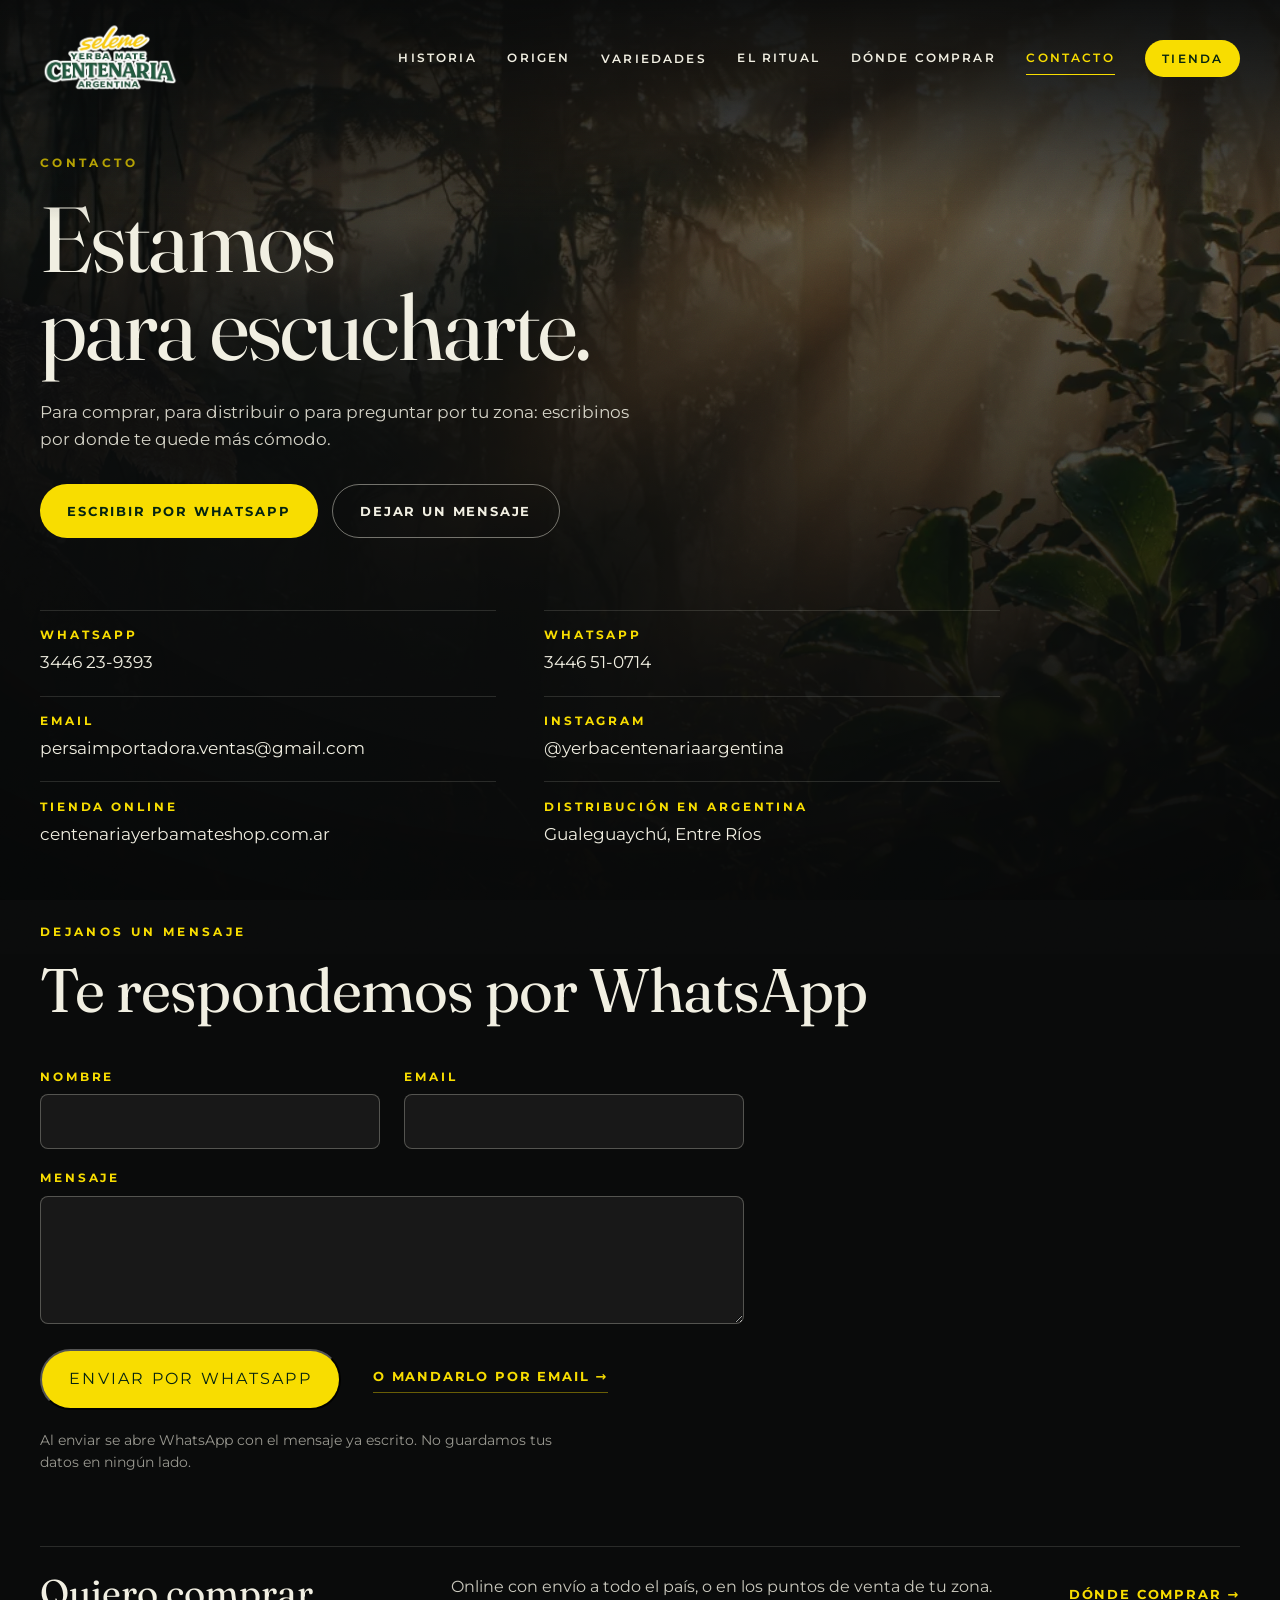
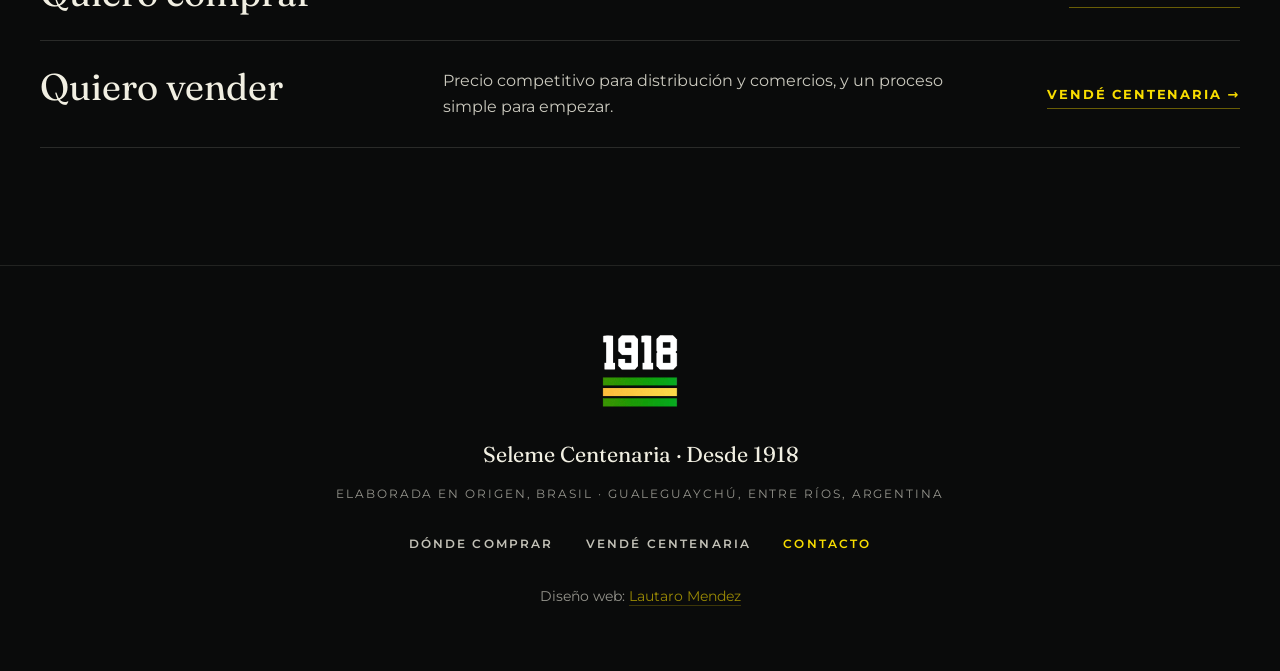
<file: contacto/index.html>
<!doctype html>
<html lang="es-AR">
<head>
<meta charset="utf-8">
<meta name="viewport" content="width=device-width, initial-scale=1">
<title>Contacto · Seleme Centenaria</title>
<meta name="description" content="Contacto de Yerba Mate Seleme Centenaria en Argentina: WhatsApp, email e Instagram. Distribuida desde Gualeguaychú, Entre Ríos.">
<link rel="icon" href="/img/favicon.svg" type="image/svg+xml">
<link rel="apple-touch-icon" href="/img/apple-touch-icon.png">
<!-- Slug heredado del WordPress, que esta indexado: no cambiarlo. -->
<link rel="canonical" href="https://yerbamatecentenaria.com.ar/contacto/">
<meta name="theme-color" content="#0A0B0B">

<meta property="og:type" content="website">
<meta property="og:site_name" content="Seleme Centenaria">
<meta property="og:locale" content="es_AR">
<meta property="og:url" content="https://yerbamatecentenaria.com.ar/contacto/">
<meta property="og:title" content="Contacto &middot; Seleme Centenaria">
<meta property="og:description" content="WhatsApp, email e Instagram de Yerba Mate Seleme Centenaria en Argentina.">
<meta property="og:image" content="https://centenaria.vercel.app/img/og.jpg">
<meta property="og:image:width" content="1200">
<meta property="og:image:height" content="630">
<meta name="twitter:card" content="summary_large_image">

<!-- Fuentes autohospedadas (css/fuentes.css). Las dos que pintan la primera
     pantalla se precargan: el LCP es el texto del hero y antes esperaba el swap. -->
<link rel="preload" as="font" type="font/woff2" crossorigin href="/fonts/fraunces-latin.woff2">
<link rel="preload" as="font" type="font/woff2" crossorigin href="/fonts/montserrat-latin.woff2">
<link rel="stylesheet" href="/css/fuentes.css">
<link rel="stylesheet" href="/css/estilo.css">
</head>

<body>

<a class="saltar" href="#contenido">Saltar al contenido</a>

<div class="mundo mundo--quieto" aria-hidden="true">
  <div class="mundo__capas">
    <img class="mundo__capa" src="/img/cielo-1600.webp" srcset="/img/cielo-1100.webp 1100w, /img/cielo-1600.webp 1600w, /img/cielo-2200.webp 2200w" sizes="100vw" alt="" fetchpriority="high" decoding="async">
    <img class="mundo__capa" src="/img/cerca-1600.webp" srcset="/img/cerca-1100.webp 1100w, /img/cerca-1600.webp 1600w, /img/cerca-2200.webp 2200w" sizes="100vw" alt="" decoding="async">
    <img class="mundo__capa" src="/img/frente-1600.webp" srcset="/img/frente-1100.webp 1100w, /img/frente-1600.webp 1600w, /img/frente-2200.webp 2200w" sizes="100vw" alt="" decoding="async">
  </div>
  <div class="mundo__velo"></div>
  <div class="mundo__sombra"></div>
</div>
<div class="grano" aria-hidden="true"></div>
<div class="vineta" aria-hidden="true"></div>

<header class="cabecera" id="cabecera">
  <a class="cabecera__marca" href="/">
    <img src="/img/logo.webp" width="600" height="343" alt="Seleme Centenaria" decoding="async">
  </a>
  <nav class="cabecera__nav" aria-label="Principal">
    <a href="/#historia">Historia</a>
    <a href="/#origen">Origen</a>
    <!-- Variedades lleva a la seccion de la home y ademas despliega las tres
         variedades (23-sep): :hover y :focus-within, sin JS. El padding-top de
         .cabecera__sub es el puente para que el mouse no "caiga" entre el item y
         el panel. -->
    <div class="cabecera__grupo">
      <a href="/#variedades">Variedades</a>
      <div class="cabecera__sub">
        <div class="cabecera__panel">
          <a href="/variedades/original/"><b>Original</b><span>Padr&oacute;n uruguayo &middot; la cl&aacute;sica</span></a>
          <a href="/variedades/azul-con-palo/"><b>Azul &middot; Con Palo</b><span>Mistura de dos padrones</span></a>
          <a href="/variedades/esencial/"><b>Esencial</b><span>Blend con car&aacute;cter</span></a>
        </div>
      </div>
    </div>
    <a href="/#ritual">El ritual</a>
    <a href="/donde-comprar/">Dónde comprar</a>
    <a href="/contacto/" aria-current="page">Contacto</a>
    <a class="cabecera__tienda" href="https://centenariayerbamateshop.com.ar/" target="_blank" rel="noopener">Tienda</a>
  </nav>
  <button class="cabecera__menu" id="menuBoton" type="button" aria-label="Abrir menú" aria-expanded="false" aria-controls="menu">
    <span></span><span></span>
  </button>
</header>

<div class="menu" id="menu" aria-hidden="true">
  <button class="menu__cerrar" id="menuCerrar" type="button" aria-label="Cerrar menú"></button>
  <p class="menu__marca">Seleme Centenaria <span aria-hidden="true">&middot;</span> 1918</p>
  <nav class="menu__nav" aria-label="Principal">
    <a href="/#historia">Historia</a>
    <a href="/#origen">Origen</a>
    <a href="/#variedades">Variedades</a>
    <div class="menu__sub">
      <a href="/variedades/original/">Original</a>
      <a href="/variedades/azul-con-palo/">Azul &middot; Con Palo</a>
      <a href="/variedades/esencial/">Esencial</a>
    </div>
    <a href="/#porque">Por qué elegirla</a>
    <a href="/#ritual">El ritual</a>
    <a href="/donde-comprar/">Dónde comprar</a>
    <a href="/vende-centenaria/">Vendé Centenaria</a>
    <a href="/contacto/" aria-current="page">Contacto</a>
    <a class="menu__tienda" href="https://centenariayerbamateshop.com.ar/" target="_blank" rel="noopener">Tienda</a>
  </nav>
  <div class="menu__contacto">
    <a href="https://wa.me/5493446239393" target="_blank" rel="noopener">WhatsApp <span aria-hidden="true">&middot;</span> 3446 23-9393</a>
    <a href="mailto:persaimportadora.ventas@gmail.com">persaimportadora.ventas@gmail.com</a>
    <a href="https://www.instagram.com/yerbacentenariaargentina/" target="_blank" rel="noopener">@yerbacentenariaargentina</a>
  </div>
</div>
<script>
(function () {
  var raiz = document.documentElement;
  var boton = document.getElementById('menuBoton');
  var menu = document.getElementById('menu');
  var cerrar = document.getElementById('menuCerrar');
  if (!boton || !menu || !cerrar) return;
  function poner(abierto) {
    raiz.classList.toggle('menu-abierto', abierto);
    boton.setAttribute('aria-expanded', abierto ? 'true' : 'false');
    menu.setAttribute('aria-hidden', abierto ? 'false' : 'true');
    raiz.style.overflow = abierto ? 'hidden' : '';
    (abierto ? cerrar : boton).focus();
  }
  boton.addEventListener('click', function () { poner(true); });
  cerrar.addEventListener('click', function () { poner(false); });
  menu.addEventListener('click', function (ev) { if (ev.target.closest('a')) poner(false); });
  addEventListener('keydown', function (ev) {
    if (ev.key === 'Escape' && raiz.classList.contains('menu-abierto')) poner(false);
  });
})();
</script>

<main class="pagina" id="contenido">
  <p class="volanta">Contacto</p>
  <h1 class="pagina__titulo">Estamos<br>para escucharte.</h1>
  <p class="pagina__bajada">Para comprar, para distribuir o para preguntar por tu zona: escribinos por donde te quede m&aacute;s c&oacute;modo.</p>
  <p class="pagina__acciones">
    <a class="boton boton--oro" href="https://wa.me/5493446239393" target="_blank" rel="noopener">Escribir por WhatsApp</a>
    <a class="boton boton--linea" href="#formulario">Dejar un mensaje</a>
  </p>

  <section class="pagina__bloque">
    <ul class="contacto__lista">
      <li><span>WhatsApp</span><a href="https://wa.me/5493446239393" target="_blank" rel="noopener">3446 23-9393</a></li>
      <li><span>WhatsApp</span><a href="https://wa.me/5493446510714" target="_blank" rel="noopener">3446 51-0714</a></li>
      <li><span>Email</span><a href="mailto:persaimportadora.ventas@gmail.com">persaimportadora.ventas@gmail.com</a></li>
      <li><span>Instagram</span><a href="https://www.instagram.com/yerbacentenariaargentina/" target="_blank" rel="noopener">@yerbacentenariaargentina</a></li>
      <li><span>Tienda online</span><a href="https://centenariayerbamateshop.com.ar/" target="_blank" rel="noopener">centenariayerbamateshop.com.ar</a></li>
      <li><span>Distribuci&oacute;n en Argentina</span><a href="/#origen">Gualeguaych&uacute;, Entre R&iacute;os</a></li>
    </ul>
    <!-- Facebook NO va: hay dos handles dando vueltas y el cliente todavia no
         dijo cual es el bueno (CONTINUAR.md). -->
  </section>

  <section class="pagina__bloque" id="formulario">
    <p class="volanta">Dejanos un mensaje</p>
    <h2 class="pagina__subtitulo">Te respondemos por WhatsApp</h2>
    <!-- El formulario arma un WhatsApp (js/formulario.js). Sin JS manda por
         mailto con el action. Los campos son los del WordPress
         (material/CONTENIDO.md) sin la casilla de terminos y condiciones: no
         hay pagina de terminos que aceptar. -->
    <form class="formulario" data-whatsapp="5493446239393" data-saludo="Hola, les escribo desde la web de Centenaria." action="mailto:persaimportadora.ventas@gmail.com?subject=Consulta%20desde%20la%20web" method="post" enctype="text/plain">
      <div class="campos">
        <label class="campo"><span>Nombre</span><input name="nombre" data-etiqueta="Nombre" type="text" autocomplete="name" required></label>
        <label class="campo"><span>Email</span><input name="email" data-etiqueta="Email" type="email" autocomplete="email" required></label>
        <label class="campo campo--ancho"><span>Mensaje</span><textarea name="mensaje" data-etiqueta="Mensaje" required></textarea></label>
      </div>
      <p class="formulario__pie">
        <button class="boton boton--oro" type="submit">Enviar por WhatsApp</button>
        <a class="enlace" data-email="persaimportadora.ventas@gmail.com" data-asunto="Consulta desde la web" href="mailto:persaimportadora.ventas@gmail.com?subject=Consulta%20desde%20la%20web">O mandarlo por email <span aria-hidden="true">&rarr;</span></a>
      </p>
      <p class="formulario__ok oculto" role="status">Se abri&oacute; WhatsApp con tu mensaje armado, para que lo mandes vos. Si no se abri&oacute;, <a href="https://wa.me/5493446239393" target="_blank" rel="noopener">toc&aacute; ac&aacute;</a>.</p>
      <p class="formulario__nota">Al enviar se abre WhatsApp con el mensaje ya escrito. No guardamos tus datos en ning&uacute;n lado.</p>
    </form>
  </section>

  <section class="pagina__bloque">
    <ul class="salidas">
      <li class="salida">
        <h2 class="salida__titulo">Quiero comprar</h2>
        <p class="salida__texto">Online con env&iacute;o a todo el pa&iacute;s, o en los puntos de venta de tu zona.</p>
        <p class="salida__accion"><a class="enlace" href="/donde-comprar/">D&oacute;nde comprar <span aria-hidden="true">&rarr;</span></a></p>
      </li>
      <li class="salida">
        <h2 class="salida__titulo">Quiero vender</h2>
        <p class="salida__texto">Precio competitivo para distribuci&oacute;n y comercios, y un proceso simple para empezar.</p>
        <p class="salida__accion"><a class="enlace" href="/vende-centenaria/">Vend&eacute; Centenaria <span aria-hidden="true">&rarr;</span></a></p>
      </li>
    </ul>
  </section>
</main>

<footer class="pie">
  <div class="pie__caja">
    <img class="pie__1918" src="/img/1918.webp" width="300" height="273" alt="" loading="lazy" decoding="async">
    <p class="pie__marca">Seleme Centenaria <span aria-hidden="true">&middot;</span> Desde 1918</p>
    <p class="pie__legal">Elaborada en origen, Brasil <span aria-hidden="true">&middot;</span> Gualeguaych&uacute;, Entre R&iacute;os, Argentina</p>
    <nav class="pie__nav" aria-label="P&aacute;ginas">
      <a href="/donde-comprar/">D&oacute;nde comprar</a>
      <a href="/vende-centenaria/">Vend&eacute; Centenaria</a>
      <a href="/contacto/" aria-current="page">Contacto</a>
    </nav>
    <p class="pie__credito">Dise&ntilde;o web: <a href="https://lautaromendez.com.ar" target="_blank" rel="noopener">Lautaro Mendez</a></p>
  </div>
</footer>

<script src="/js/formulario.js"></script>
</body>
</html>
</file>
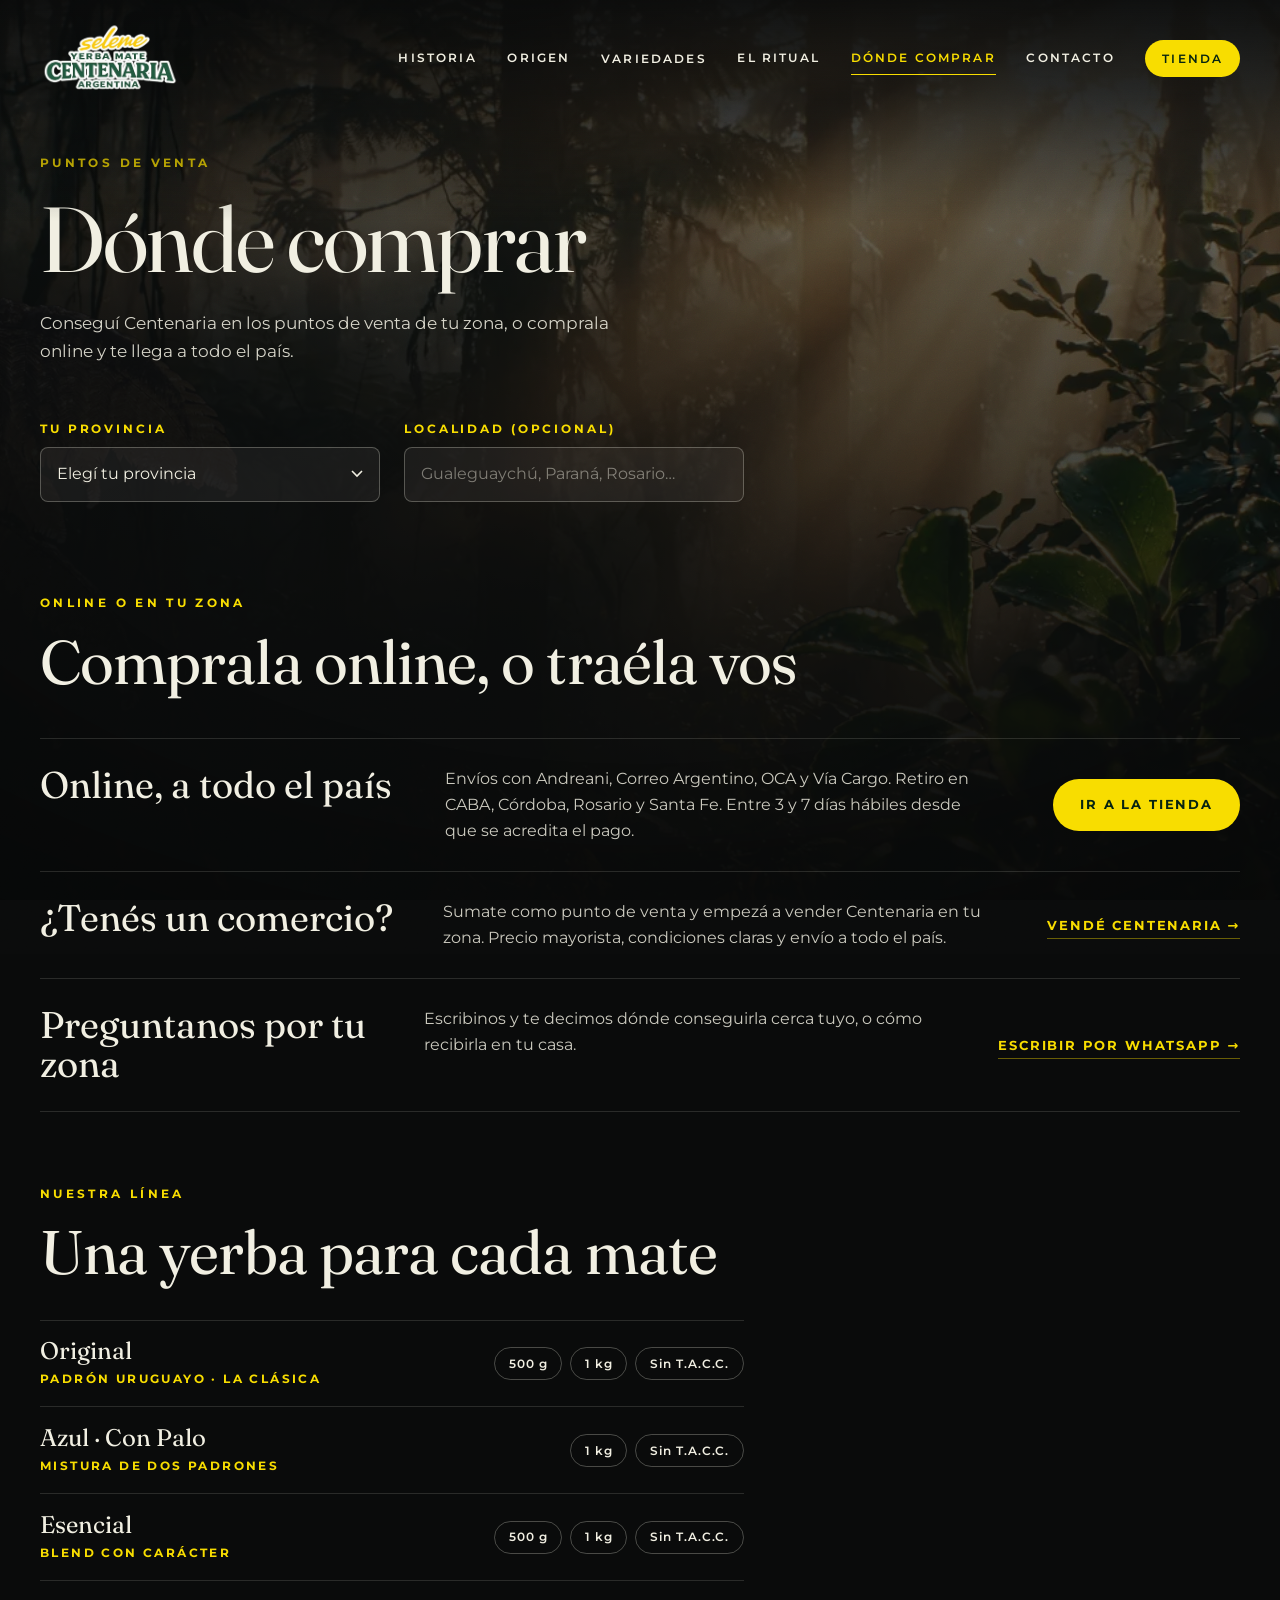
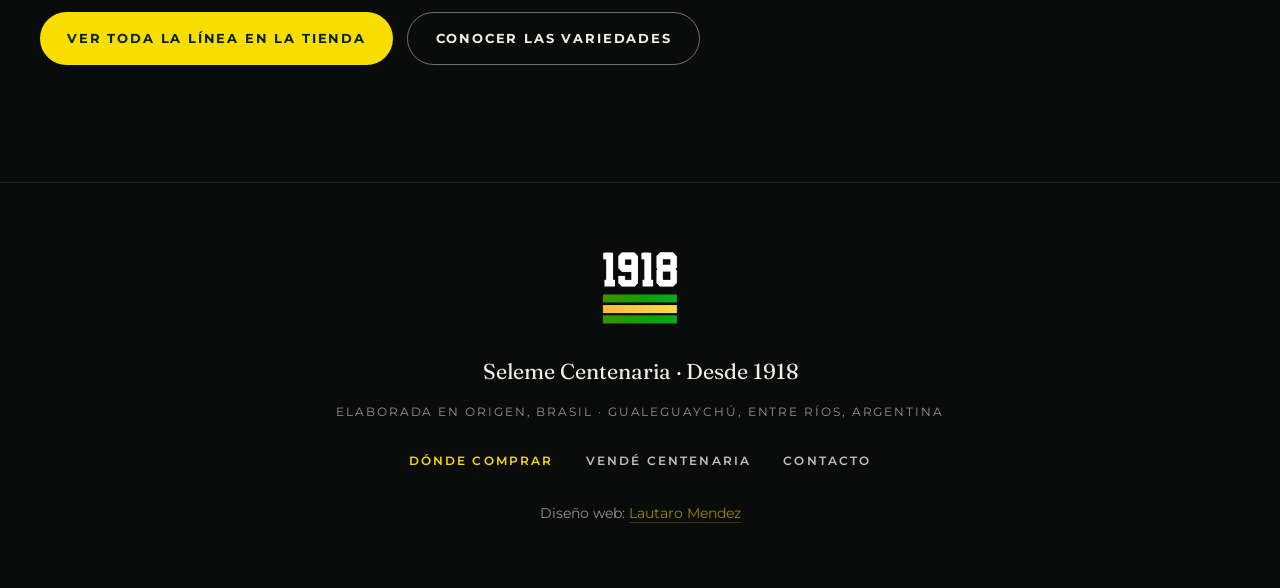
<file: donde-comprar/index.html>
<!doctype html>
<html lang="es-AR">
<head>
<meta charset="utf-8">
<meta name="viewport" content="width=device-width, initial-scale=1">
<title>Dónde comprar · Seleme Centenaria</title>
<meta name="description" content="Dónde comprar Yerba Mate Seleme Centenaria: puntos de venta por provincia y compra online con envío a todo el país.">
<link rel="icon" href="/img/favicon.svg" type="image/svg+xml">
<link rel="apple-touch-icon" href="/img/apple-touch-icon.png">
<!-- Slug heredado del WordPress, que esta indexado: no cambiarlo. -->
<link rel="canonical" href="https://yerbamatecentenaria.com.ar/donde-comprar/">
<meta name="theme-color" content="#0A0B0B">

<meta property="og:type" content="website">
<meta property="og:site_name" content="Seleme Centenaria">
<meta property="og:locale" content="es_AR">
<meta property="og:url" content="https://yerbamatecentenaria.com.ar/donde-comprar/">
<meta property="og:title" content="D&oacute;nde comprar &middot; Seleme Centenaria">
<meta property="og:description" content="Puntos de venta por provincia y compra online con env&iacute;o a todo el pa&iacute;s.">
<meta property="og:image" content="https://centenaria.vercel.app/img/og.jpg">
<meta property="og:image:width" content="1200">
<meta property="og:image:height" content="630">
<meta name="twitter:card" content="summary_large_image">

<!-- Fuentes autohospedadas (css/fuentes.css). Las dos que pintan la primera
     pantalla se precargan: el LCP es el texto del hero y antes esperaba el swap. -->
<link rel="preload" as="font" type="font/woff2" crossorigin href="/fonts/fraunces-latin.woff2">
<link rel="preload" as="font" type="font/woff2" crossorigin href="/fonts/montserrat-latin.woff2">
<link rel="stylesheet" href="/css/fuentes.css">
<link rel="stylesheet" href="/css/estilo.css">
</head>

<body>

<a class="saltar" href="#contenido">Saltar al contenido</a>

<div class="mundo mundo--quieto" aria-hidden="true">
  <div class="mundo__capas">
    <img class="mundo__capa" src="/img/cielo-1600.webp" srcset="/img/cielo-1100.webp 1100w, /img/cielo-1600.webp 1600w, /img/cielo-2200.webp 2200w" sizes="100vw" alt="" fetchpriority="high" decoding="async">
    <img class="mundo__capa" src="/img/cerca-1600.webp" srcset="/img/cerca-1100.webp 1100w, /img/cerca-1600.webp 1600w, /img/cerca-2200.webp 2200w" sizes="100vw" alt="" decoding="async">
    <img class="mundo__capa" src="/img/frente-1600.webp" srcset="/img/frente-1100.webp 1100w, /img/frente-1600.webp 1600w, /img/frente-2200.webp 2200w" sizes="100vw" alt="" decoding="async">
  </div>
  <div class="mundo__velo"></div>
  <div class="mundo__sombra"></div>
</div>
<div class="grano" aria-hidden="true"></div>
<div class="vineta" aria-hidden="true"></div>

<header class="cabecera" id="cabecera">
  <a class="cabecera__marca" href="/">
    <img src="/img/logo.webp" width="600" height="343" alt="Seleme Centenaria" decoding="async">
  </a>
  <nav class="cabecera__nav" aria-label="Principal">
    <a href="/#historia">Historia</a>
    <a href="/#origen">Origen</a>
    <!-- Variedades lleva a la seccion de la home y ademas despliega las tres
         variedades (23-sep): :hover y :focus-within, sin JS. El padding-top de
         .cabecera__sub es el puente para que el mouse no "caiga" entre el item y
         el panel. -->
    <div class="cabecera__grupo">
      <a href="/#variedades">Variedades</a>
      <div class="cabecera__sub">
        <div class="cabecera__panel">
          <a href="/variedades/original/"><b>Original</b><span>Padr&oacute;n uruguayo &middot; la cl&aacute;sica</span></a>
          <a href="/variedades/azul-con-palo/"><b>Azul &middot; Con Palo</b><span>Mistura de dos padrones</span></a>
          <a href="/variedades/esencial/"><b>Esencial</b><span>Blend con car&aacute;cter</span></a>
        </div>
      </div>
    </div>
    <a href="/#ritual">El ritual</a>
    <a href="/donde-comprar/" aria-current="page">Dónde comprar</a>
    <a href="/contacto/">Contacto</a>
    <a class="cabecera__tienda" href="https://centenariayerbamateshop.com.ar/" target="_blank" rel="noopener">Tienda</a>
  </nav>
  <button class="cabecera__menu" id="menuBoton" type="button" aria-label="Abrir menú" aria-expanded="false" aria-controls="menu">
    <span></span><span></span>
  </button>
</header>

<div class="menu" id="menu" aria-hidden="true">
  <button class="menu__cerrar" id="menuCerrar" type="button" aria-label="Cerrar menú"></button>
  <p class="menu__marca">Seleme Centenaria <span aria-hidden="true">&middot;</span> 1918</p>
  <nav class="menu__nav" aria-label="Principal">
    <a href="/#historia">Historia</a>
    <a href="/#origen">Origen</a>
    <a href="/#variedades">Variedades</a>
    <div class="menu__sub">
      <a href="/variedades/original/">Original</a>
      <a href="/variedades/azul-con-palo/">Azul &middot; Con Palo</a>
      <a href="/variedades/esencial/">Esencial</a>
    </div>
    <a href="/#porque">Por qué elegirla</a>
    <a href="/#ritual">El ritual</a>
    <a href="/donde-comprar/" aria-current="page">Dónde comprar</a>
    <a href="/vende-centenaria/">Vendé Centenaria</a>
    <a href="/contacto/">Contacto</a>
    <a class="menu__tienda" href="https://centenariayerbamateshop.com.ar/" target="_blank" rel="noopener">Tienda</a>
  </nav>
  <div class="menu__contacto">
    <a href="https://wa.me/5493446239393" target="_blank" rel="noopener">WhatsApp <span aria-hidden="true">&middot;</span> 3446 23-9393</a>
    <a href="mailto:persaimportadora.ventas@gmail.com">persaimportadora.ventas@gmail.com</a>
    <a href="https://www.instagram.com/yerbacentenariaargentina/" target="_blank" rel="noopener">@yerbacentenariaargentina</a>
  </div>
</div>
<script>
(function () {
  var raiz = document.documentElement;
  var boton = document.getElementById('menuBoton');
  var menu = document.getElementById('menu');
  var cerrar = document.getElementById('menuCerrar');
  if (!boton || !menu || !cerrar) return;
  function poner(abierto) {
    raiz.classList.toggle('menu-abierto', abierto);
    boton.setAttribute('aria-expanded', abierto ? 'true' : 'false');
    menu.setAttribute('aria-hidden', abierto ? 'false' : 'true');
    raiz.style.overflow = abierto ? 'hidden' : '';
    (abierto ? cerrar : boton).focus();
  }
  boton.addEventListener('click', function () { poner(true); });
  cerrar.addEventListener('click', function () { poner(false); });
  menu.addEventListener('click', function (ev) { if (ev.target.closest('a')) poner(false); });
  addEventListener('keydown', function (ev) {
    if (ev.key === 'Escape' && raiz.classList.contains('menu-abierto')) poner(false);
  });
})();
</script>

<main class="pagina" id="contenido">
  <p class="volanta">Puntos de venta</p>
  <h1 class="pagina__titulo">D&oacute;nde comprar</h1>
  <p class="pagina__bajada">Consegu&iacute; Centenaria en los puntos de venta de tu zona, o comprala online y te llega a todo el pa&iacute;s.</p>

  <!-- EL BUSCADOR (js/buscador.js, datos en js/puntos.js). Esta disenado al
       reves de un directorio: sin coordenadas no hay "los mas cercanos", y el
       estado "todavia no llegamos a tu zona" es el camino principal, con dos
       salidas escritas. Las provincias las llena el JS (las que tienen puntos
       primero, con la cantidad). Hasta que el cliente mande la lista, PUNTOS
       esta vacio y toda busqueda cae en el vacio: es lo honesto. Sin JS el
       form recarga con ?provincia= y no pasa nada; las salidas de abajo
       siguen ahi. -->
  <form class="buscador" id="buscador" action="/donde-comprar/" method="get">
    <p class="buscador__cobertura oculto" id="cobertura"></p>
    <div class="campos">
      <label class="campo">
        <span>Tu provincia</span>
        <select id="provincia" name="provincia">
          <option value="">Eleg&iacute; tu provincia</option>
        </select>
      </label>
      <label class="campo">
        <span>Localidad (opcional)</span>
        <input id="localidad" name="localidad" type="search" placeholder="Gualeguaych&uacute;, Paran&aacute;, Rosario&hellip;" autocomplete="off">
      </label>
    </div>
  </form>
  <div class="buscador__resultado" aria-live="polite">
    <p class="buscador__estado oculto" id="estado"></p>
    <ul class="puntos oculto" id="puntos"></ul>
    <div class="vacio oculto" id="vacio">
      <h2 class="vacio__titulo" id="vacioTitulo">Todav&iacute;a no llegamos a tu zona.</h2>
      <p class="vacio__texto">Pod&eacute;s comprarla online con env&iacute;o a todo el pa&iacute;s &mdash; o, si ten&eacute;s un comercio, ser vos quien la traiga.</p>
      <p class="pagina__acciones">
        <a class="boton boton--oro" href="https://centenariayerbamateshop.com.ar/" target="_blank" rel="noopener">Comprar online</a>
        <a class="boton boton--linea" href="/vende-centenaria/">Sumarme como punto de venta</a>
      </p>
    </div>
  </div>

  <section class="pagina__bloque">
    <p class="volanta">Online o en tu zona</p>
    <h2 class="pagina__subtitulo">Comprala online, o tra&eacute;la vos</h2>
    <ul class="salidas">
      <li class="salida">
        <h3 class="salida__titulo">Online, a todo el pa&iacute;s</h3>
        <p class="salida__texto">Env&iacute;os con Andreani, Correo Argentino, OCA y V&iacute;a Cargo. Retiro en CABA, C&oacute;rdoba, Rosario y Santa Fe. Entre 3 y 7 d&iacute;as h&aacute;biles desde que se acredita el pago.</p>
        <p class="salida__accion"><a class="boton boton--oro" href="https://centenariayerbamateshop.com.ar/" target="_blank" rel="noopener">Ir a la tienda</a></p>
      </li>
      <li class="salida">
        <h3 class="salida__titulo">&iquest;Ten&eacute;s un comercio?</h3>
        <p class="salida__texto">Sumate como punto de venta y empez&aacute; a vender Centenaria en tu zona. Precio mayorista, condiciones claras y env&iacute;o a todo el pa&iacute;s.</p>
        <p class="salida__accion"><a class="enlace" href="/vende-centenaria/">Vend&eacute; Centenaria <span aria-hidden="true">&rarr;</span></a></p>
      </li>
      <li class="salida">
        <h3 class="salida__titulo">Preguntanos por tu zona</h3>
        <p class="salida__texto">Escribinos y te decimos d&oacute;nde conseguirla cerca tuyo, o c&oacute;mo recibirla en tu casa.</p>
        <p class="salida__accion"><a class="enlace" href="https://wa.me/5493446239393?text=Hola%2C%20quiero%20saber%20d%C3%B3nde%20comprar%20Yerba%20Mate%20Centenaria%20en%20mi%20zona." target="_blank" rel="noopener">Escribir por WhatsApp <span aria-hidden="true">&rarr;</span></a></p>
      </li>
    </ul>
  </section>

  <section class="pagina__bloque">
    <p class="volanta">Nuestra l&iacute;nea</p>
    <h2 class="pagina__subtitulo">Una yerba para cada mate</h2>
    <ul class="gama">
      <li>
        <span class="gama__nombre">Original</span>
        <span class="gama__sub">Padr&oacute;n uruguayo <span aria-hidden="true">&middot;</span> la cl&aacute;sica</span>
        <ul class="chips"><li>500 g</li><li>1 kg</li><li>Sin T.A.C.C.</li></ul>
      </li>
      <li>
        <span class="gama__nombre">Azul <span aria-hidden="true">&middot;</span> Con Palo</span>
        <span class="gama__sub">Mistura de dos padrones</span>
        <ul class="chips"><li>1 kg</li><li>Sin T.A.C.C.</li></ul>
      </li>
      <li>
        <span class="gama__nombre">Esencial</span>
        <span class="gama__sub">Blend con car&aacute;cter</span>
        <ul class="chips"><li>500 g</li><li>1 kg</li><li>Sin T.A.C.C.</li></ul>
      </li>
    </ul>
    <p class="pagina__acciones">
      <a class="boton boton--oro" href="https://centenariayerbamateshop.com.ar/" target="_blank" rel="noopener">Ver toda la l&iacute;nea en la tienda</a>
      <a class="boton boton--linea" href="/#variedades">Conocer las variedades</a>
    </p>
  </section>
</main>

<footer class="pie">
  <div class="pie__caja">
    <img class="pie__1918" src="/img/1918.webp" width="300" height="273" alt="" loading="lazy" decoding="async">
    <p class="pie__marca">Seleme Centenaria <span aria-hidden="true">&middot;</span> Desde 1918</p>
    <p class="pie__legal">Elaborada en origen, Brasil <span aria-hidden="true">&middot;</span> Gualeguaych&uacute;, Entre R&iacute;os, Argentina</p>
    <nav class="pie__nav" aria-label="P&aacute;ginas">
      <a href="/donde-comprar/" aria-current="page">D&oacute;nde comprar</a>
      <a href="/vende-centenaria/">Vend&eacute; Centenaria</a>
      <a href="/contacto/">Contacto</a>
    </nav>
    <p class="pie__credito">Dise&ntilde;o web: <a href="https://lautaromendez.com.ar" target="_blank" rel="noopener">Lautaro Mendez</a></p>
  </div>
</footer>

<script src="/js/puntos.js"></script>
<script src="/js/buscador.js"></script>
</body>
</html>
</file>
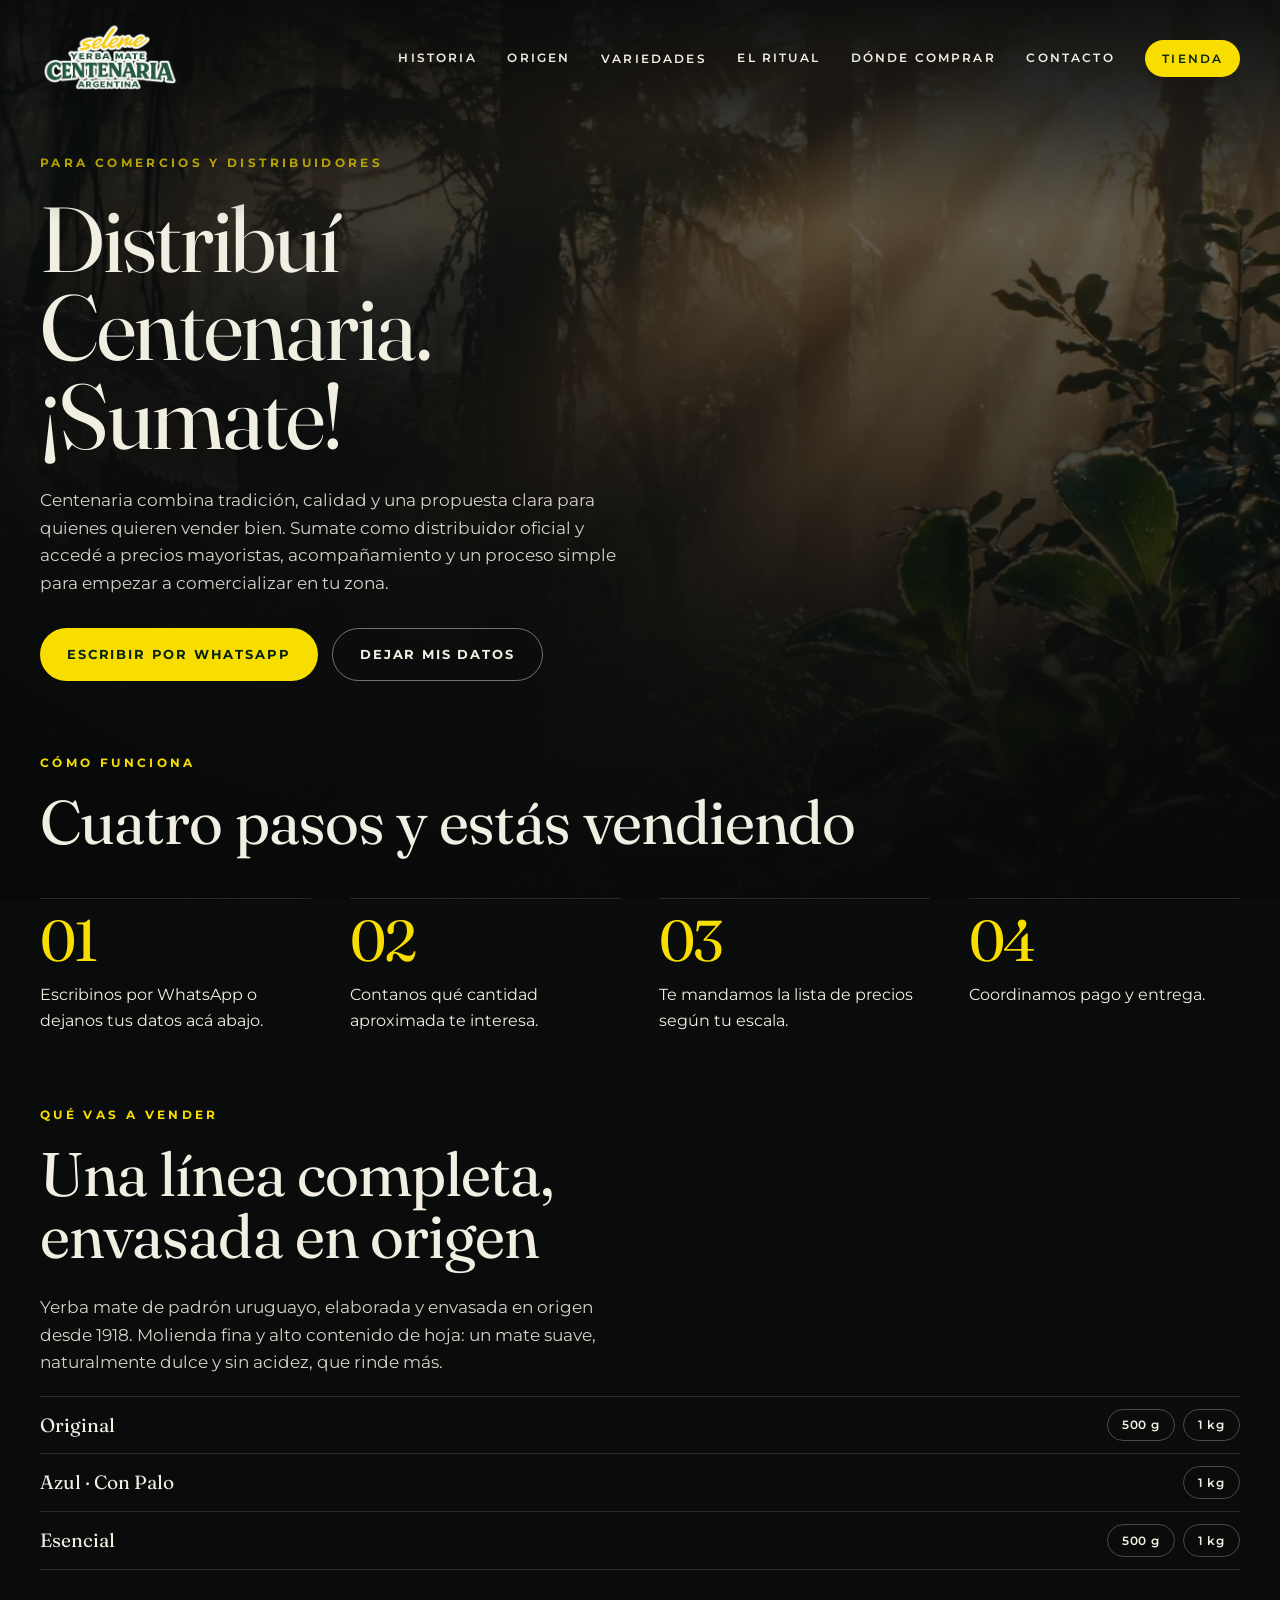
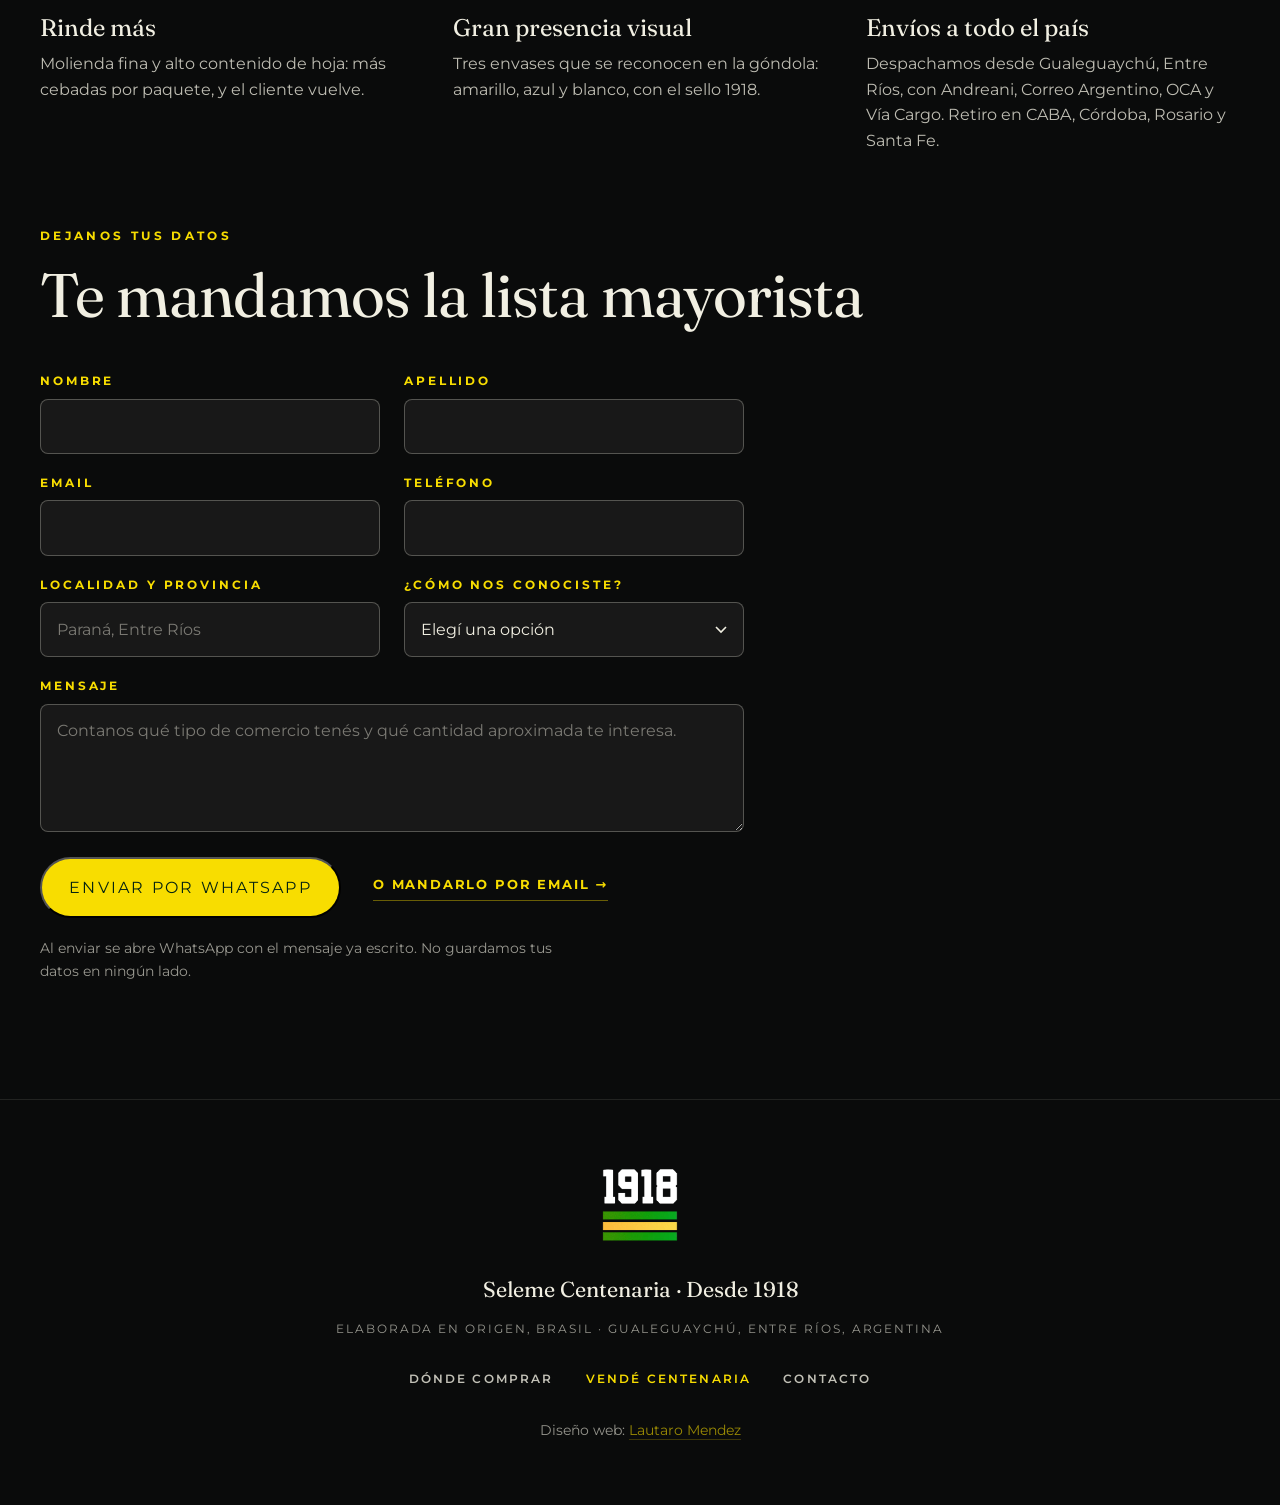
<file: vende-centenaria/index.html>
<!doctype html>
<html lang="es-AR">
<head>
<meta charset="utf-8">
<meta name="viewport" content="width=device-width, initial-scale=1">
<title>Vendé Centenaria · Distribución y comercios · Seleme Centenaria</title>
<meta name="description" content="Distribuí Yerba Mate Seleme Centenaria: precio mayorista para comercios y distribuidores, envíos a todo el país y un proceso simple para empezar a vender en tu zona.">
<link rel="icon" href="/img/favicon.svg" type="image/svg+xml">
<link rel="apple-touch-icon" href="/img/apple-touch-icon.png">
<!-- Slug heredado del WordPress, que esta indexado: no cambiarlo. -->
<link rel="canonical" href="https://yerbamatecentenaria.com.ar/vende-centenaria/">
<meta name="theme-color" content="#0A0B0B">

<meta property="og:type" content="website">
<meta property="og:site_name" content="Seleme Centenaria">
<meta property="og:locale" content="es_AR">
<meta property="og:url" content="https://yerbamatecentenaria.com.ar/vende-centenaria/">
<meta property="og:title" content="Vend&eacute; Centenaria &middot; Distribuci&oacute;n y comercios">
<meta property="og:description" content="Precio mayorista para comercios y distribuidores, env&iacute;os a todo el pa&iacute;s y un proceso simple para empezar a vender en tu zona.">
<meta property="og:image" content="https://centenaria.vercel.app/img/og.jpg">
<meta property="og:image:width" content="1200">
<meta property="og:image:height" content="630">
<meta name="twitter:card" content="summary_large_image">

<!-- Fuentes autohospedadas (css/fuentes.css). Las dos que pintan la primera
     pantalla se precargan: el LCP es el texto del hero y antes esperaba el swap. -->
<link rel="preload" as="font" type="font/woff2" crossorigin href="/fonts/fraunces-latin.woff2">
<link rel="preload" as="font" type="font/woff2" crossorigin href="/fonts/montserrat-latin.woff2">
<link rel="stylesheet" href="/css/fuentes.css">
<link rel="stylesheet" href="/css/estilo.css">
</head>

<body>

<a class="saltar" href="#contenido">Saltar al contenido</a>

<div class="mundo mundo--quieto" aria-hidden="true">
  <div class="mundo__capas">
    <img class="mundo__capa" src="/img/cielo-1600.webp" srcset="/img/cielo-1100.webp 1100w, /img/cielo-1600.webp 1600w, /img/cielo-2200.webp 2200w" sizes="100vw" alt="" fetchpriority="high" decoding="async">
    <img class="mundo__capa" src="/img/cerca-1600.webp" srcset="/img/cerca-1100.webp 1100w, /img/cerca-1600.webp 1600w, /img/cerca-2200.webp 2200w" sizes="100vw" alt="" decoding="async">
    <img class="mundo__capa" src="/img/frente-1600.webp" srcset="/img/frente-1100.webp 1100w, /img/frente-1600.webp 1600w, /img/frente-2200.webp 2200w" sizes="100vw" alt="" decoding="async">
  </div>
  <div class="mundo__velo"></div>
  <div class="mundo__sombra"></div>
</div>
<div class="grano" aria-hidden="true"></div>
<div class="vineta" aria-hidden="true"></div>

<header class="cabecera" id="cabecera">
  <a class="cabecera__marca" href="/">
    <img src="/img/logo.webp" width="600" height="343" alt="Seleme Centenaria" decoding="async">
  </a>
  <nav class="cabecera__nav" aria-label="Principal">
    <a href="/#historia">Historia</a>
    <a href="/#origen">Origen</a>
    <!-- Variedades lleva a la seccion de la home y ademas despliega las tres
         variedades (23-sep): :hover y :focus-within, sin JS. El padding-top de
         .cabecera__sub es el puente para que el mouse no "caiga" entre el item y
         el panel. -->
    <div class="cabecera__grupo">
      <a href="/#variedades">Variedades</a>
      <div class="cabecera__sub">
        <div class="cabecera__panel">
          <a href="/variedades/original/"><b>Original</b><span>Padr&oacute;n uruguayo &middot; la cl&aacute;sica</span></a>
          <a href="/variedades/azul-con-palo/"><b>Azul &middot; Con Palo</b><span>Mistura de dos padrones</span></a>
          <a href="/variedades/esencial/"><b>Esencial</b><span>Blend con car&aacute;cter</span></a>
        </div>
      </div>
    </div>
    <a href="/#ritual">El ritual</a>
    <a href="/donde-comprar/">Dónde comprar</a>
    <a href="/contacto/">Contacto</a>
    <a class="cabecera__tienda" href="https://centenariayerbamateshop.com.ar/" target="_blank" rel="noopener">Tienda</a>
  </nav>
  <button class="cabecera__menu" id="menuBoton" type="button" aria-label="Abrir menú" aria-expanded="false" aria-controls="menu">
    <span></span><span></span>
  </button>
</header>

<div class="menu" id="menu" aria-hidden="true">
  <button class="menu__cerrar" id="menuCerrar" type="button" aria-label="Cerrar menú"></button>
  <p class="menu__marca">Seleme Centenaria <span aria-hidden="true">&middot;</span> 1918</p>
  <nav class="menu__nav" aria-label="Principal">
    <a href="/#historia">Historia</a>
    <a href="/#origen">Origen</a>
    <a href="/#variedades">Variedades</a>
    <div class="menu__sub">
      <a href="/variedades/original/">Original</a>
      <a href="/variedades/azul-con-palo/">Azul &middot; Con Palo</a>
      <a href="/variedades/esencial/">Esencial</a>
    </div>
    <a href="/#porque">Por qué elegirla</a>
    <a href="/#ritual">El ritual</a>
    <a href="/donde-comprar/">Dónde comprar</a>
    <a href="/vende-centenaria/" aria-current="page">Vendé Centenaria</a>
    <a href="/contacto/">Contacto</a>
    <a class="menu__tienda" href="https://centenariayerbamateshop.com.ar/" target="_blank" rel="noopener">Tienda</a>
  </nav>
  <div class="menu__contacto">
    <a href="https://wa.me/5493446239393" target="_blank" rel="noopener">WhatsApp <span aria-hidden="true">&middot;</span> 3446 23-9393</a>
    <a href="mailto:persaimportadora.ventas@gmail.com">persaimportadora.ventas@gmail.com</a>
    <a href="https://www.instagram.com/yerbacentenariaargentina/" target="_blank" rel="noopener">@yerbacentenariaargentina</a>
  </div>
</div>
<script>
(function () {
  var raiz = document.documentElement;
  var boton = document.getElementById('menuBoton');
  var menu = document.getElementById('menu');
  var cerrar = document.getElementById('menuCerrar');
  if (!boton || !menu || !cerrar) return;
  function poner(abierto) {
    raiz.classList.toggle('menu-abierto', abierto);
    boton.setAttribute('aria-expanded', abierto ? 'true' : 'false');
    menu.setAttribute('aria-hidden', abierto ? 'false' : 'true');
    raiz.style.overflow = abierto ? 'hidden' : '';
    (abierto ? cerrar : boton).focus();
  }
  boton.addEventListener('click', function () { poner(true); });
  cerrar.addEventListener('click', function () { poner(false); });
  menu.addEventListener('click', function (ev) { if (ev.target.closest('a')) poner(false); });
  addEventListener('keydown', function (ev) {
    if (ev.key === 'Escape' && raiz.classList.contains('menu-abierto')) poner(false);
  });
})();
</script>

<main class="pagina" id="contenido">
  <p class="volanta">Para comercios y distribuidores</p>
  <h1 class="pagina__titulo">Distribu&iacute; Centenaria.<br>&iexcl;Sumate!</h1>
  <p class="pagina__bajada">Centenaria combina tradici&oacute;n, calidad y una propuesta clara para quienes quieren vender bien. Sumate como distribuidor oficial y acced&eacute; a precios mayoristas, acompa&ntilde;amiento y un proceso simple para empezar a comercializar en tu zona.</p>
  <p class="pagina__acciones">
    <a class="boton boton--oro" href="https://wa.me/5493446239393?text=Hola%2C%20quiero%20distribuir%20Yerba%20Mate%20Centenaria." target="_blank" rel="noopener">Escribir por WhatsApp</a>
    <a class="boton boton--linea" href="#formulario">Dejar mis datos</a>
  </p>

  <section class="pagina__bloque">
    <p class="volanta">C&oacute;mo funciona</p>
    <h2 class="pagina__subtitulo">Cuatro pasos y est&aacute;s vendiendo</h2>
    <!-- El minimo mayorista NO se publica hasta que el cliente confirme si son
         20 o 100 kg: la tienda y el folleto se contradicen (CONTINUAR.md). -->
    <ol class="tramite">
      <li class="tramite__paso"><span class="tramite__num" aria-hidden="true">01</span><p>Escribinos por WhatsApp o dejanos tus datos ac&aacute; abajo.</p></li>
      <li class="tramite__paso"><span class="tramite__num" aria-hidden="true">02</span><p>Contanos qu&eacute; cantidad aproximada te interesa.</p></li>
      <li class="tramite__paso"><span class="tramite__num" aria-hidden="true">03</span><p>Te mandamos la lista de precios seg&uacute;n tu escala.</p></li>
      <li class="tramite__paso"><span class="tramite__num" aria-hidden="true">04</span><p>Coordinamos pago y entrega.</p></li>
    </ol>
  </section>

  <section class="pagina__bloque">
    <p class="volanta">Qu&eacute; vas a vender</p>
    <h2 class="pagina__subtitulo">Una l&iacute;nea completa,<br>envasada en origen</h2>
    <p class="pagina__bajada">Yerba mate de padr&oacute;n uruguayo, elaborada y envasada en origen desde 1918. Molienda fina y alto contenido de hoja: un mate suave, naturalmente dulce y sin acidez, que rinde m&aacute;s.</p>
    <ul class="gama gama--compacta">
      <li><span class="gama__nombre">Original</span><ul class="chips"><li>500 g</li><li>1 kg</li></ul></li>
      <li><span class="gama__nombre">Azul <span aria-hidden="true">&middot;</span> Con Palo</span><ul class="chips"><li>1 kg</li></ul></li>
      <li><span class="gama__nombre">Esencial</span><ul class="chips"><li>500 g</li><li>1 kg</li></ul></li>
    </ul>
    <ul class="beneficios">
      <li class="beneficio"><h3>Rinde m&aacute;s</h3><p>Molienda fina y alto contenido de hoja: m&aacute;s cebadas por paquete, y el cliente vuelve.</p></li>
      <li class="beneficio"><h3>Gran presencia visual</h3><p>Tres envases que se reconocen en la g&oacute;ndola: amarillo, azul y blanco, con el sello 1918.</p></li>
      <li class="beneficio"><h3>Env&iacute;os a todo el pa&iacute;s</h3><p>Despachamos desde Gualeguaych&uacute;, Entre R&iacute;os, con Andreani, Correo Argentino, OCA y V&iacute;a Cargo. Retiro en CABA, C&oacute;rdoba, Rosario y Santa Fe.</p></li>
    </ul>
  </section>

  <section class="pagina__bloque" id="formulario">
    <p class="volanta">Dejanos tus datos</p>
    <h2 class="pagina__subtitulo">Te mandamos la lista mayorista</h2>
    <!-- El formulario arma un WhatsApp (js/formulario.js). Sin JS manda por
         mailto con el action. Los campos son los del formulario del WordPress
         (material/CONTENIDO.md) mas la zona, que el mayorista necesita saber. -->
    <form class="formulario" data-whatsapp="5493446239393" data-saludo="Hola, quiero distribuir Yerba Mate Centenaria." action="mailto:persaimportadora.ventas@gmail.com?subject=Quiero%20distribuir%20Yerba%20Mate%20Centenaria" method="post" enctype="text/plain">
      <div class="campos">
        <label class="campo"><span>Nombre</span><input name="nombre" data-etiqueta="Nombre" type="text" autocomplete="given-name" required></label>
        <label class="campo"><span>Apellido</span><input name="apellido" data-etiqueta="Apellido" type="text" autocomplete="family-name" required></label>
        <label class="campo"><span>Email</span><input name="email" data-etiqueta="Email" type="email" autocomplete="email" required></label>
        <label class="campo"><span>Tel&eacute;fono</span><input name="telefono" data-etiqueta="Teléfono" type="tel" autocomplete="tel" required></label>
        <label class="campo"><span>Localidad y provincia</span><input name="zona" data-etiqueta="Zona" type="text" autocomplete="address-level2" placeholder="Paran&aacute;, Entre R&iacute;os"></label>
        <label class="campo"><span>&iquest;C&oacute;mo nos conociste?</span>
          <select name="conociste" data-etiqueta="Cómo nos conociste">
            <option value="">Eleg&iacute; una opci&oacute;n</option>
            <option>Por redes</option>
            <option>En un evento</option>
            <option>Otro</option>
          </select>
        </label>
        <label class="campo campo--ancho"><span>Mensaje</span><textarea name="mensaje" data-etiqueta="Mensaje" placeholder="Contanos qu&eacute; tipo de comercio ten&eacute;s y qu&eacute; cantidad aproximada te interesa."></textarea></label>
      </div>
      <p class="formulario__pie">
        <button class="boton boton--oro" type="submit">Enviar por WhatsApp</button>
        <a class="enlace" data-email="persaimportadora.ventas@gmail.com" data-asunto="Quiero distribuir Yerba Mate Centenaria" href="mailto:persaimportadora.ventas@gmail.com?subject=Quiero%20distribuir%20Yerba%20Mate%20Centenaria">O mandarlo por email <span aria-hidden="true">&rarr;</span></a>
      </p>
      <p class="formulario__ok oculto" role="status">Se abri&oacute; WhatsApp con tu mensaje armado, para que lo mandes vos. Si no se abri&oacute;, <a href="https://wa.me/5493446239393" target="_blank" rel="noopener">toc&aacute; ac&aacute;</a>.</p>
      <p class="formulario__nota">Al enviar se abre WhatsApp con el mensaje ya escrito. No guardamos tus datos en ning&uacute;n lado.</p>
    </form>
  </section>
</main>

<footer class="pie">
  <div class="pie__caja">
    <img class="pie__1918" src="/img/1918.webp" width="300" height="273" alt="" loading="lazy" decoding="async">
    <p class="pie__marca">Seleme Centenaria <span aria-hidden="true">&middot;</span> Desde 1918</p>
    <p class="pie__legal">Elaborada en origen, Brasil <span aria-hidden="true">&middot;</span> Gualeguaych&uacute;, Entre R&iacute;os, Argentina</p>
    <nav class="pie__nav" aria-label="P&aacute;ginas">
      <a href="/donde-comprar/">D&oacute;nde comprar</a>
      <a href="/vende-centenaria/" aria-current="page">Vend&eacute; Centenaria</a>
      <a href="/contacto/">Contacto</a>
    </nav>
    <p class="pie__credito">Dise&ntilde;o web: <a href="https://lautaromendez.com.ar" target="_blank" rel="noopener">Lautaro Mendez</a></p>
  </div>
</footer>

<script src="/js/formulario.js"></script>
</body>
</html>
</file>
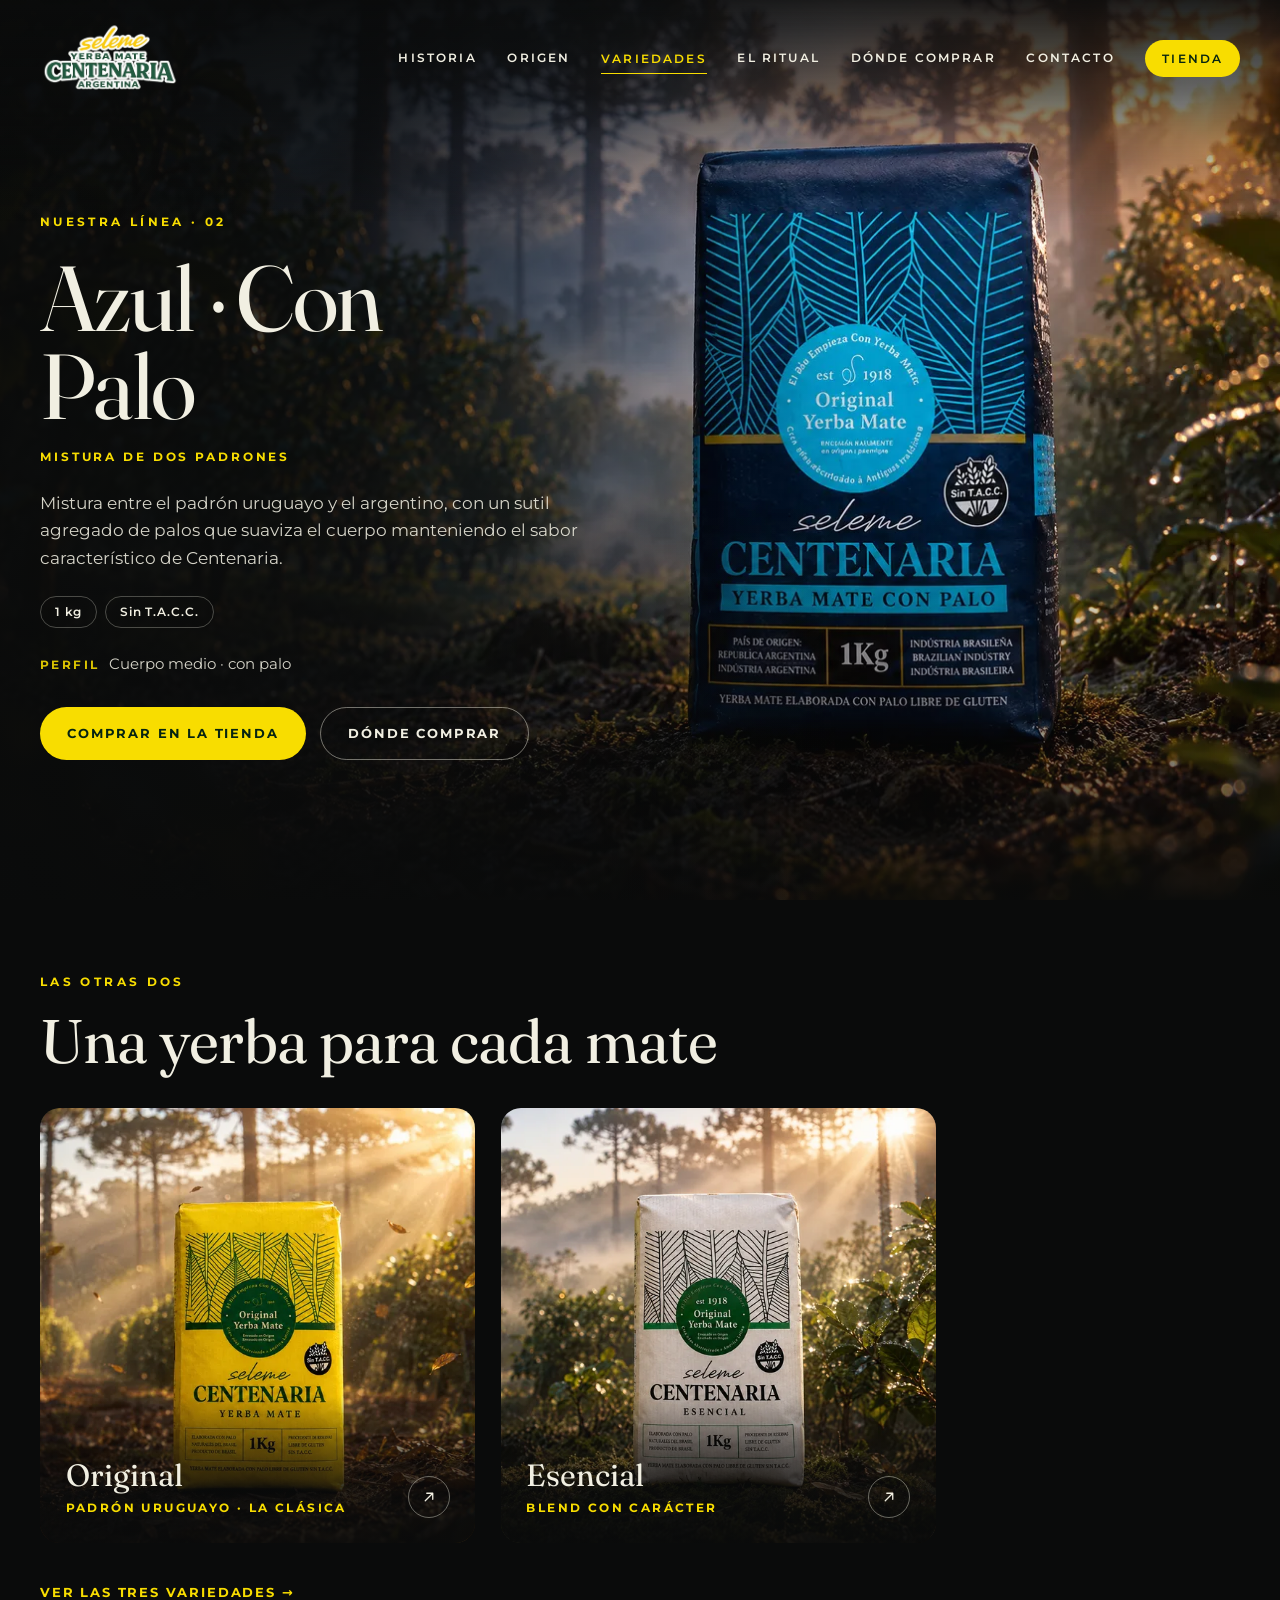
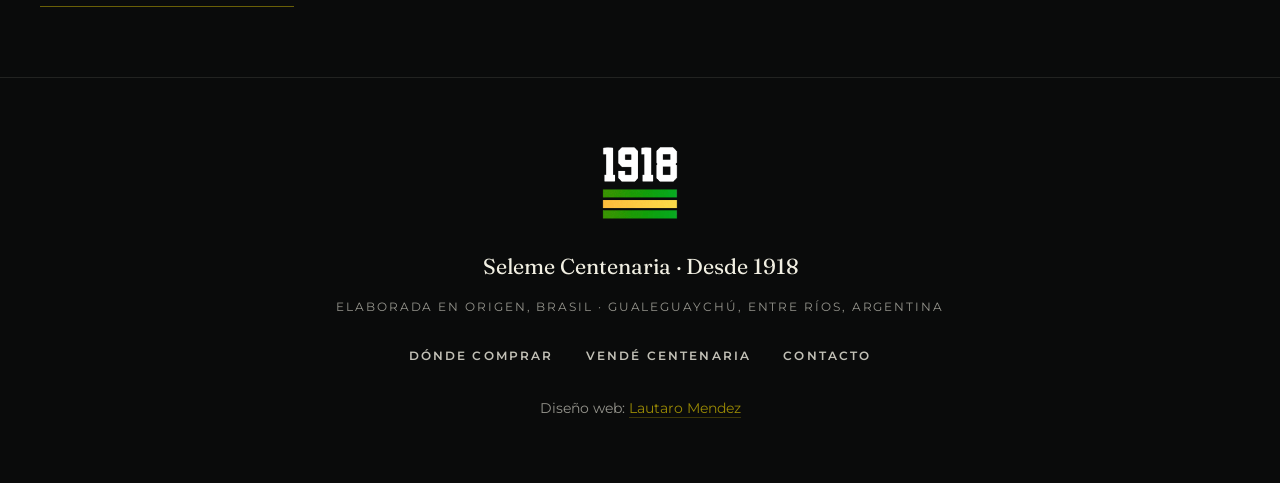
<file: variedades/azul-con-palo/index.html>
<!doctype html>
<html lang="es-AR">
<head>
<meta charset="utf-8">
<meta name="viewport" content="width=device-width, initial-scale=1">
<title>Azul · Con Palo &middot; Yerba Mate Seleme Centenaria</title>
<meta name="description" content="Yerba Mate Seleme Centenaria Azul con Palo: mistura del padrón uruguayo y el argentino con un sutil agregado de palos. Cuerpo medio, el sabor de Centenaria. En 1 kg, sin T.A.C.C.">
<link rel="icon" href="/img/favicon.svg" type="image/svg+xml">
<link rel="apple-touch-icon" href="/img/apple-touch-icon.png">
<!-- Pagina nueva del 23-sep (no viene del WordPress): una por variedad, enlazada
     desde las tarjetas de #variedades en la home y desde las otras dos. Se genera
     desde una plantilla, ver CONTINUAR.md. -->
<link rel="canonical" href="https://yerbamatecentenaria.com.ar/variedades/azul-con-palo/">
<meta name="theme-color" content="#0A0B0B">

<meta property="og:type" content="website">
<meta property="og:site_name" content="Seleme Centenaria">
<meta property="og:locale" content="es_AR">
<meta property="og:url" content="https://yerbamatecentenaria.com.ar/variedades/azul-con-palo/">
<meta property="og:title" content="Azul · Con Palo &middot; Yerba Mate Seleme Centenaria">
<meta property="og:description" content="Yerba Mate Seleme Centenaria Azul con Palo: mistura del padrón uruguayo y el argentino con un sutil agregado de palos. Cuerpo medio, el sabor de Centenaria. En 1 kg, sin T.A.C.C.">
<meta property="og:image" content="https://centenaria.vercel.app/img/og-var-azul.jpg">
<meta property="og:image:width" content="1200">
<meta property="og:image:height" content="630">
<meta name="twitter:card" content="summary_large_image">
<script type="application/ld+json">
{"@context":"https://schema.org","@type":"Product","name":"Yerba Mate Seleme Centenaria Azul · Con Palo","image":["https://centenaria.vercel.app/img/og-var-azul.jpg"],"description":"Yerba Mate Seleme Centenaria Azul con Palo: mistura del padrón uruguayo y el argentino con un sutil agregado de palos. Cuerpo medio, el sabor de Centenaria. En 1 kg, sin T.A.C.C.","brand":{"@type":"Brand","name":"Seleme Centenaria"},"url":"https://yerbamatecentenaria.com.ar/variedades/azul-con-palo/"}
</script>

<link rel="preload" as="font" type="font/woff2" crossorigin href="/fonts/fraunces-latin.woff2">
<link rel="preload" as="font" type="font/woff2" crossorigin href="/fonts/montserrat-latin.woff2">
<link rel="stylesheet" href="/css/fuentes.css">
<link rel="stylesheet" href="/css/estilo.css">
</head>

<body>

<a class="saltar" href="#contenido">Saltar al contenido</a>

<div class="grano" aria-hidden="true"></div>
<div class="vineta" aria-hidden="true"></div>

<header class="cabecera" id="cabecera">
  <a class="cabecera__marca" href="/">
    <img src="/img/logo.webp" width="600" height="343" alt="Seleme Centenaria" decoding="async">
  </a>
  <nav class="cabecera__nav" aria-label="Principal">
    <a href="/#historia">Historia</a>
    <a href="/#origen">Origen</a>
    <!-- Variedades lleva a la seccion de la home y ademas despliega las tres
         variedades (23-sep): :hover y :focus-within, sin JS. El padding-top de
         .cabecera__sub es el puente para que el mouse no "caiga" entre el item y
         el panel. -->
    <div class="cabecera__grupo">
      <a href="/#variedades" aria-current="true">Variedades</a>
      <div class="cabecera__sub">
        <div class="cabecera__panel">
          <a href="/variedades/original/"><b>Original</b><span>Padr&oacute;n uruguayo <span aria-hidden="true">&middot;</span> la cl&aacute;sica</span></a>
          <a href="/variedades/azul-con-palo/" aria-current="page"><b>Azul <span aria-hidden="true">&middot;</span> Con Palo</b><span>Mistura de dos padrones</span></a>
          <a href="/variedades/esencial/"><b>Esencial</b><span>Blend con car&aacute;cter</span></a>
        </div>
      </div>
    </div>
    <a href="/#ritual">El ritual</a>
    <a href="/donde-comprar/">D&oacute;nde comprar</a>
    <a href="/contacto/">Contacto</a>
    <a class="cabecera__tienda" href="https://centenariayerbamateshop.com.ar/" target="_blank" rel="noopener">Tienda</a>
  </nav>
  <button class="cabecera__menu" id="menuBoton" type="button" aria-label="Abrir men&uacute;" aria-expanded="false" aria-controls="menu">
    <span></span><span></span>
  </button>
</header>

<div class="menu" id="menu" aria-hidden="true">
  <button class="menu__cerrar" id="menuCerrar" type="button" aria-label="Cerrar men&uacute;"></button>
  <p class="menu__marca">Seleme Centenaria <span aria-hidden="true">&middot;</span> 1918</p>
  <nav class="menu__nav" aria-label="Principal">
    <a href="/#historia">Historia</a>
    <a href="/#origen">Origen</a>
    <a href="/#variedades" aria-current="true">Variedades</a>
    <div class="menu__sub">
      <a href="/variedades/original/">Original</a>
      <a href="/variedades/azul-con-palo/" aria-current="page">Azul <span aria-hidden="true">&middot;</span> Con Palo</a>
      <a href="/variedades/esencial/">Esencial</a>
    </div>
    <a href="/#porque">Por qu&eacute; elegirla</a>
    <a href="/#ritual">El ritual</a>
    <a href="/donde-comprar/">D&oacute;nde comprar</a>
    <a href="/vende-centenaria/">Vend&eacute; Centenaria</a>
    <a href="/contacto/">Contacto</a>
    <a class="menu__tienda" href="https://centenariayerbamateshop.com.ar/" target="_blank" rel="noopener">Tienda</a>
  </nav>
  <div class="menu__contacto">
    <a href="https://wa.me/5493446239393" target="_blank" rel="noopener">WhatsApp <span aria-hidden="true">&middot;</span> 3446 23-9393</a>
    <a href="mailto:persaimportadora.ventas@gmail.com">persaimportadora.ventas@gmail.com</a>
    <a href="https://www.instagram.com/yerbacentenariaargentina/" target="_blank" rel="noopener">@yerbacentenariaargentina</a>
  </div>
</div>
<script>
(function () {
  var raiz = document.documentElement;
  var boton = document.getElementById('menuBoton');
  var menu = document.getElementById('menu');
  var cerrar = document.getElementById('menuCerrar');
  if (!boton || !menu || !cerrar) return;
  function poner(abierto) {
    raiz.classList.toggle('menu-abierto', abierto);
    boton.setAttribute('aria-expanded', abierto ? 'true' : 'false');
    menu.setAttribute('aria-hidden', abierto ? 'false' : 'true');
    raiz.style.overflow = abierto ? 'hidden' : '';
    (abierto ? cerrar : boton).focus();
  }
  boton.addEventListener('click', function () { poner(true); });
  cerrar.addEventListener('click', function () { poner(false); });
  menu.addEventListener('click', function (ev) { if (ev.target.closest('a')) poner(false); });
  addEventListener('keydown', function (ev) {
    if (ev.key === 'Escape' && raiz.classList.contains('menu-abierto')) poner(false);
  });
})();
</script>

<main class="variedad" id="contenido">
  <section class="variedad__hero">
    <div class="variedad__texto">
      <p class="volanta">Nuestra l&iacute;nea <span aria-hidden="true">&middot;</span> 02</p>
      <h1 class="pagina__titulo">Azul <span aria-hidden="true">&middot;</span> Con Palo</h1>
      <p class="variedad__sub">Mistura de dos padrones</p>
    </div>
    <!-- Una sola <picture> para escritorio y celular: en escritorio es el fondo
         fijo de esta pantalla, en celular pasa al flujo como figura 4:5 (CSS).
         Dos recortes de la misma escena, tools/variedades.cjs. -->
    <picture class="variedad__escena">
      <source media="(max-width:900px)" srcset="/img/var-azul-alto-v1-600.webp 600w, /img/var-azul-alto-v1-900.webp 900w" sizes="100vw">
      <img src="/img/var-azul-fondo-v1-1600.webp" srcset="/img/var-azul-fondo-v1-1100.webp 1100w, /img/var-azul-fondo-v1-1600.webp 1600w, /img/var-azul-fondo-v1-2200.webp 2200w" sizes="100vw" width="2200" height="1244" alt="Paquete de Yerba Mate Seleme Centenaria Azul con Palo parado en el yerbal, a la hora azul" fetchpriority="high" decoding="async">
    </picture>
    <div class="variedad__texto">
      <p class="pagina__bajada">Mistura entre el padr&oacute;n uruguayo y el argentino, con un sutil agregado de palos que suaviza el cuerpo manteniendo el sabor caracter&iacute;stico de Centenaria.</p>
      <ul class="chips"><li>1 kg</li><li>Sin T.A.C.C.</li></ul>
      <p class="variedad__perfil"><b>Perfil</b>Cuerpo medio <span aria-hidden="true">&middot;</span> con palo</p>
      <p class="pagina__acciones">
        <a class="boton boton--oro" href="https://centenariayerbamateshop.com.ar/" target="_blank" rel="noopener">Comprar en la tienda</a>
        <a class="boton boton--linea" href="/donde-comprar/">D&oacute;nde comprar</a>
      </p>
    </div>
  </section>

  <div class="variedad__resto">
    <section class="variedad__caja">
      <p class="volanta">Las otras dos</p>
      <h2 class="pagina__subtitulo">Una yerba para cada mate</h2>
      <ul class="tarjetas">
        <li class="tarjeta">
          <a class="tarjeta__enlace" href="/variedades/original/">
            <img class="tarjeta__foto" src="/img/var-original-v1-900.webp" srcset="/img/var-original-v1-600.webp 600w, /img/var-original-v1-900.webp 900w, /img/var-original-v1-1300.webp 1300w" sizes="(max-width:900px) 92vw, 440px" width="900" height="900" alt="Paquete de Yerba Mate Seleme Centenaria Original parado en el yerbal, al atardecer" loading="lazy" decoding="async">
            <div class="tarjeta__pie">
              <div class="tarjeta__texto">
                <h3 class="tarjeta__nombre">Original</h3>
                <span class="tarjeta__sub">Padr&oacute;n uruguayo <span aria-hidden="true">&middot;</span> la cl&aacute;sica</span>
              </div>
              <span class="tarjeta__flecha" aria-hidden="true"><svg viewBox="0 0 24 24"><path d="M7 17 17 7M9 7h8v8"/></svg></span>
            </div>
          </a>
        </li>
        <li class="tarjeta">
          <a class="tarjeta__enlace" href="/variedades/esencial/">
            <img class="tarjeta__foto" src="/img/var-esencial-v1-900.webp" srcset="/img/var-esencial-v1-600.webp 600w, /img/var-esencial-v1-900.webp 900w, /img/var-esencial-v1-1300.webp 1300w" sizes="(max-width:900px) 92vw, 440px" width="900" height="900" alt="Paquete de Yerba Mate Seleme Centenaria Esencial parado en el yerbal, a la ma&ntilde;ana" loading="lazy" decoding="async">
            <div class="tarjeta__pie">
              <div class="tarjeta__texto">
                <h3 class="tarjeta__nombre">Esencial</h3>
                <span class="tarjeta__sub">Blend con car&aacute;cter</span>
              </div>
              <span class="tarjeta__flecha" aria-hidden="true"><svg viewBox="0 0 24 24"><path d="M7 17 17 7M9 7h8v8"/></svg></span>
            </div>
          </a>
        </li>
      </ul>
      <p class="variedad__volver"><a class="enlace" href="/#variedades">Ver las tres variedades <span aria-hidden="true">&rarr;</span></a></p>
    </section>
  </div>
</main>

<footer class="pie">
  <div class="pie__caja">
    <img class="pie__1918" src="/img/1918.webp" width="300" height="273" alt="" loading="lazy" decoding="async">
    <p class="pie__marca">Seleme Centenaria <span aria-hidden="true">&middot;</span> Desde 1918</p>
    <p class="pie__legal">Elaborada en origen, Brasil <span aria-hidden="true">&middot;</span> Gualeguaych&uacute;, Entre R&iacute;os, Argentina</p>
    <nav class="pie__nav" aria-label="P&aacute;ginas">
      <a href="/donde-comprar/">D&oacute;nde comprar</a>
      <a href="/vende-centenaria/">Vend&eacute; Centenaria</a>
      <a href="/contacto/">Contacto</a>
    </nav>
    <p class="pie__credito">Dise&ntilde;o web: <a href="https://lautaromendez.com.ar" target="_blank" rel="noopener">Lautaro Mendez</a></p>
  </div>
</footer>

</body>
</html>
</file>
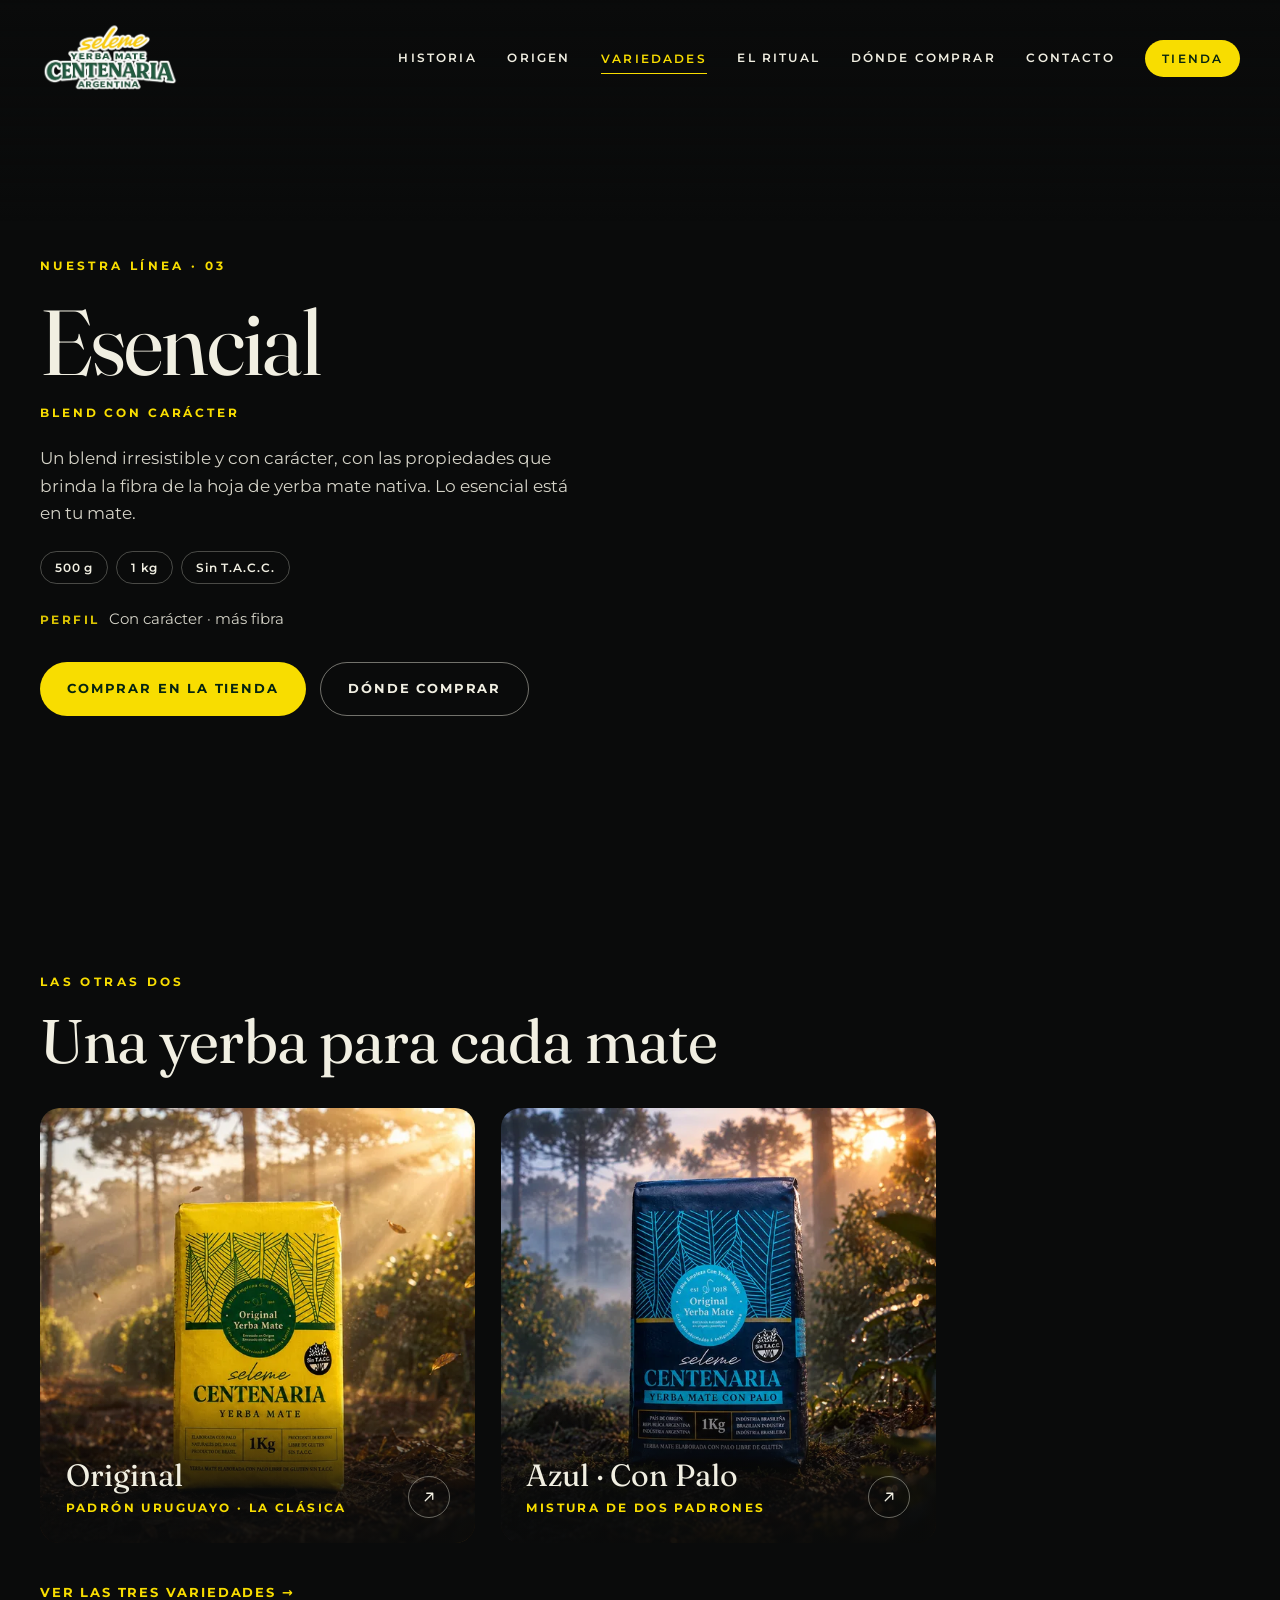
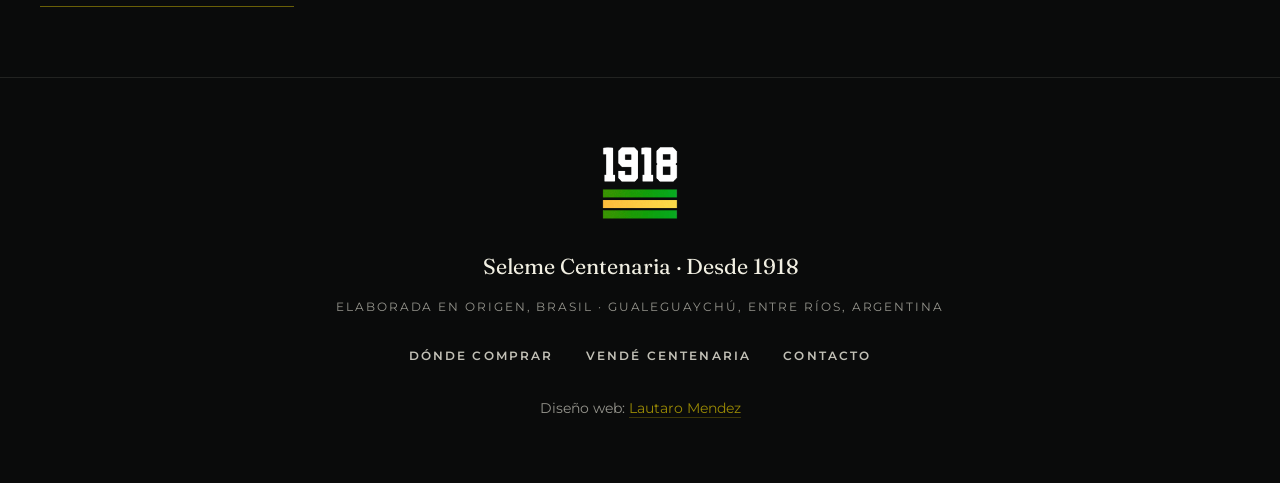
<file: variedades/esencial/index.html>
<!doctype html>
<html lang="es-AR">
<head>
<meta charset="utf-8">
<meta name="viewport" content="width=device-width, initial-scale=1">
<title>Esencial &middot; Yerba Mate Seleme Centenaria</title>
<meta name="description" content="Yerba Mate Seleme Centenaria Esencial: un blend con carácter y la fibra de la hoja de yerba mate nativa. En 500 g y 1 kg, sin T.A.C.C.">
<link rel="icon" href="/img/favicon.svg" type="image/svg+xml">
<link rel="apple-touch-icon" href="/img/apple-touch-icon.png">
<!-- Pagina nueva del 23-sep (no viene del WordPress): una por variedad, enlazada
     desde las tarjetas de #variedades en la home y desde las otras dos. Se genera
     desde una plantilla, ver CONTINUAR.md. -->
<link rel="canonical" href="https://yerbamatecentenaria.com.ar/variedades/esencial/">
<meta name="theme-color" content="#0A0B0B">

<meta property="og:type" content="website">
<meta property="og:site_name" content="Seleme Centenaria">
<meta property="og:locale" content="es_AR">
<meta property="og:url" content="https://yerbamatecentenaria.com.ar/variedades/esencial/">
<meta property="og:title" content="Esencial &middot; Yerba Mate Seleme Centenaria">
<meta property="og:description" content="Yerba Mate Seleme Centenaria Esencial: un blend con carácter y la fibra de la hoja de yerba mate nativa. En 500 g y 1 kg, sin T.A.C.C.">
<meta property="og:image" content="https://centenaria.vercel.app/img/og-var-esencial.jpg">
<meta property="og:image:width" content="1200">
<meta property="og:image:height" content="630">
<meta name="twitter:card" content="summary_large_image">
<script type="application/ld+json">
{"@context":"https://schema.org","@type":"Product","name":"Yerba Mate Seleme Centenaria Esencial","image":["https://centenaria.vercel.app/img/og-var-esencial.jpg"],"description":"Yerba Mate Seleme Centenaria Esencial: un blend con carácter y la fibra de la hoja de yerba mate nativa. En 500 g y 1 kg, sin T.A.C.C.","brand":{"@type":"Brand","name":"Seleme Centenaria"},"url":"https://yerbamatecentenaria.com.ar/variedades/esencial/"}
</script>

<link rel="preload" as="font" type="font/woff2" crossorigin href="/fonts/fraunces-latin.woff2">
<link rel="preload" as="font" type="font/woff2" crossorigin href="/fonts/montserrat-latin.woff2">
<link rel="stylesheet" href="/css/fuentes.css">
<link rel="stylesheet" href="/css/estilo.css">
</head>

<body>

<a class="saltar" href="#contenido">Saltar al contenido</a>

<div class="grano" aria-hidden="true"></div>
<div class="vineta" aria-hidden="true"></div>

<header class="cabecera" id="cabecera">
  <a class="cabecera__marca" href="/">
    <img src="/img/logo.webp" width="600" height="343" alt="Seleme Centenaria" decoding="async">
  </a>
  <nav class="cabecera__nav" aria-label="Principal">
    <a href="/#historia">Historia</a>
    <a href="/#origen">Origen</a>
    <!-- Variedades lleva a la seccion de la home y ademas despliega las tres
         variedades (23-sep): :hover y :focus-within, sin JS. El padding-top de
         .cabecera__sub es el puente para que el mouse no "caiga" entre el item y
         el panel. -->
    <div class="cabecera__grupo">
      <a href="/#variedades" aria-current="true">Variedades</a>
      <div class="cabecera__sub">
        <div class="cabecera__panel">
          <a href="/variedades/original/"><b>Original</b><span>Padr&oacute;n uruguayo <span aria-hidden="true">&middot;</span> la cl&aacute;sica</span></a>
          <a href="/variedades/azul-con-palo/"><b>Azul <span aria-hidden="true">&middot;</span> Con Palo</b><span>Mistura de dos padrones</span></a>
          <a href="/variedades/esencial/" aria-current="page"><b>Esencial</b><span>Blend con car&aacute;cter</span></a>
        </div>
      </div>
    </div>
    <a href="/#ritual">El ritual</a>
    <a href="/donde-comprar/">D&oacute;nde comprar</a>
    <a href="/contacto/">Contacto</a>
    <a class="cabecera__tienda" href="https://centenariayerbamateshop.com.ar/" target="_blank" rel="noopener">Tienda</a>
  </nav>
  <button class="cabecera__menu" id="menuBoton" type="button" aria-label="Abrir men&uacute;" aria-expanded="false" aria-controls="menu">
    <span></span><span></span>
  </button>
</header>

<div class="menu" id="menu" aria-hidden="true">
  <button class="menu__cerrar" id="menuCerrar" type="button" aria-label="Cerrar men&uacute;"></button>
  <p class="menu__marca">Seleme Centenaria <span aria-hidden="true">&middot;</span> 1918</p>
  <nav class="menu__nav" aria-label="Principal">
    <a href="/#historia">Historia</a>
    <a href="/#origen">Origen</a>
    <a href="/#variedades" aria-current="true">Variedades</a>
    <div class="menu__sub">
      <a href="/variedades/original/">Original</a>
      <a href="/variedades/azul-con-palo/">Azul <span aria-hidden="true">&middot;</span> Con Palo</a>
      <a href="/variedades/esencial/" aria-current="page">Esencial</a>
    </div>
    <a href="/#porque">Por qu&eacute; elegirla</a>
    <a href="/#ritual">El ritual</a>
    <a href="/donde-comprar/">D&oacute;nde comprar</a>
    <a href="/vende-centenaria/">Vend&eacute; Centenaria</a>
    <a href="/contacto/">Contacto</a>
    <a class="menu__tienda" href="https://centenariayerbamateshop.com.ar/" target="_blank" rel="noopener">Tienda</a>
  </nav>
  <div class="menu__contacto">
    <a href="https://wa.me/5493446239393" target="_blank" rel="noopener">WhatsApp <span aria-hidden="true">&middot;</span> 3446 23-9393</a>
    <a href="mailto:persaimportadora.ventas@gmail.com">persaimportadora.ventas@gmail.com</a>
    <a href="https://www.instagram.com/yerbacentenariaargentina/" target="_blank" rel="noopener">@yerbacentenariaargentina</a>
  </div>
</div>
<script>
(function () {
  var raiz = document.documentElement;
  var boton = document.getElementById('menuBoton');
  var menu = document.getElementById('menu');
  var cerrar = document.getElementById('menuCerrar');
  if (!boton || !menu || !cerrar) return;
  function poner(abierto) {
    raiz.classList.toggle('menu-abierto', abierto);
    boton.setAttribute('aria-expanded', abierto ? 'true' : 'false');
    menu.setAttribute('aria-hidden', abierto ? 'false' : 'true');
    raiz.style.overflow = abierto ? 'hidden' : '';
    (abierto ? cerrar : boton).focus();
  }
  boton.addEventListener('click', function () { poner(true); });
  cerrar.addEventListener('click', function () { poner(false); });
  menu.addEventListener('click', function (ev) { if (ev.target.closest('a')) poner(false); });
  addEventListener('keydown', function (ev) {
    if (ev.key === 'Escape' && raiz.classList.contains('menu-abierto')) poner(false);
  });
})();
</script>

<main class="variedad" id="contenido">
  <section class="variedad__hero">
    <div class="variedad__texto">
      <p class="volanta">Nuestra l&iacute;nea <span aria-hidden="true">&middot;</span> 03</p>
      <h1 class="pagina__titulo">Esencial</h1>
      <p class="variedad__sub">Blend con car&aacute;cter</p>
    </div>
    <!-- Una sola <picture> para escritorio y celular: en escritorio es el fondo
         fijo de esta pantalla, en celular pasa al flujo como figura 4:5 (CSS).
         Dos recortes de la misma escena, tools/variedades.cjs. -->
    <picture class="variedad__escena">
      <source media="(max-width:900px)" srcset="/img/var-esencial-alto-v1-600.webp 600w, /img/var-esencial-alto-v1-900.webp 900w" sizes="100vw">
      <img src="/img/var-esencial-fondo-v1-1600.webp" srcset="/img/var-esencial-fondo-v1-1100.webp 1100w, /img/var-esencial-fondo-v1-1600.webp 1600w, /img/var-esencial-fondo-v1-2200.webp 2200w" sizes="100vw" width="2200" height="1244" alt="Paquete de Yerba Mate Seleme Centenaria Esencial parado en el yerbal, a la ma&ntilde;ana" fetchpriority="high" decoding="async">
    </picture>
    <div class="variedad__texto">
      <p class="pagina__bajada">Un blend irresistible y con car&aacute;cter, con las propiedades que brinda la fibra de la hoja de yerba mate nativa. Lo esencial est&aacute; en tu mate.</p>
      <ul class="chips"><li>500 g</li><li>1 kg</li><li>Sin T.A.C.C.</li></ul>
      <p class="variedad__perfil"><b>Perfil</b>Con car&aacute;cter <span aria-hidden="true">&middot;</span> m&aacute;s fibra</p>
      <p class="pagina__acciones">
        <a class="boton boton--oro" href="https://centenariayerbamateshop.com.ar/" target="_blank" rel="noopener">Comprar en la tienda</a>
        <a class="boton boton--linea" href="/donde-comprar/">D&oacute;nde comprar</a>
      </p>
    </div>
  </section>

  <div class="variedad__resto">
    <section class="variedad__caja">
      <p class="volanta">Las otras dos</p>
      <h2 class="pagina__subtitulo">Una yerba para cada mate</h2>
      <ul class="tarjetas">
        <li class="tarjeta">
          <a class="tarjeta__enlace" href="/variedades/original/">
            <img class="tarjeta__foto" src="/img/var-original-v1-900.webp" srcset="/img/var-original-v1-600.webp 600w, /img/var-original-v1-900.webp 900w, /img/var-original-v1-1300.webp 1300w" sizes="(max-width:900px) 92vw, 440px" width="900" height="900" alt="Paquete de Yerba Mate Seleme Centenaria Original parado en el yerbal, al atardecer" loading="lazy" decoding="async">
            <div class="tarjeta__pie">
              <div class="tarjeta__texto">
                <h3 class="tarjeta__nombre">Original</h3>
                <span class="tarjeta__sub">Padr&oacute;n uruguayo <span aria-hidden="true">&middot;</span> la cl&aacute;sica</span>
              </div>
              <span class="tarjeta__flecha" aria-hidden="true"><svg viewBox="0 0 24 24"><path d="M7 17 17 7M9 7h8v8"/></svg></span>
            </div>
          </a>
        </li>
        <li class="tarjeta">
          <a class="tarjeta__enlace" href="/variedades/azul-con-palo/">
            <img class="tarjeta__foto" src="/img/var-azul-v1-900.webp" srcset="/img/var-azul-v1-600.webp 600w, /img/var-azul-v1-900.webp 900w, /img/var-azul-v1-1300.webp 1300w" sizes="(max-width:900px) 92vw, 440px" width="900" height="900" alt="Paquete de Yerba Mate Seleme Centenaria Azul con Palo parado en el yerbal, a la hora azul" loading="lazy" decoding="async">
            <div class="tarjeta__pie">
              <div class="tarjeta__texto">
                <h3 class="tarjeta__nombre">Azul <span aria-hidden="true">&middot;</span> Con Palo</h3>
                <span class="tarjeta__sub">Mistura de dos padrones</span>
              </div>
              <span class="tarjeta__flecha" aria-hidden="true"><svg viewBox="0 0 24 24"><path d="M7 17 17 7M9 7h8v8"/></svg></span>
            </div>
          </a>
        </li>
      </ul>
      <p class="variedad__volver"><a class="enlace" href="/#variedades">Ver las tres variedades <span aria-hidden="true">&rarr;</span></a></p>
    </section>
  </div>
</main>

<footer class="pie">
  <div class="pie__caja">
    <img class="pie__1918" src="/img/1918.webp" width="300" height="273" alt="" loading="lazy" decoding="async">
    <p class="pie__marca">Seleme Centenaria <span aria-hidden="true">&middot;</span> Desde 1918</p>
    <p class="pie__legal">Elaborada en origen, Brasil <span aria-hidden="true">&middot;</span> Gualeguaych&uacute;, Entre R&iacute;os, Argentina</p>
    <nav class="pie__nav" aria-label="P&aacute;ginas">
      <a href="/donde-comprar/">D&oacute;nde comprar</a>
      <a href="/vende-centenaria/">Vend&eacute; Centenaria</a>
      <a href="/contacto/">Contacto</a>
    </nav>
    <p class="pie__credito">Dise&ntilde;o web: <a href="https://lautaromendez.com.ar" target="_blank" rel="noopener">Lautaro Mendez</a></p>
  </div>
</footer>

</body>
</html>
</file>
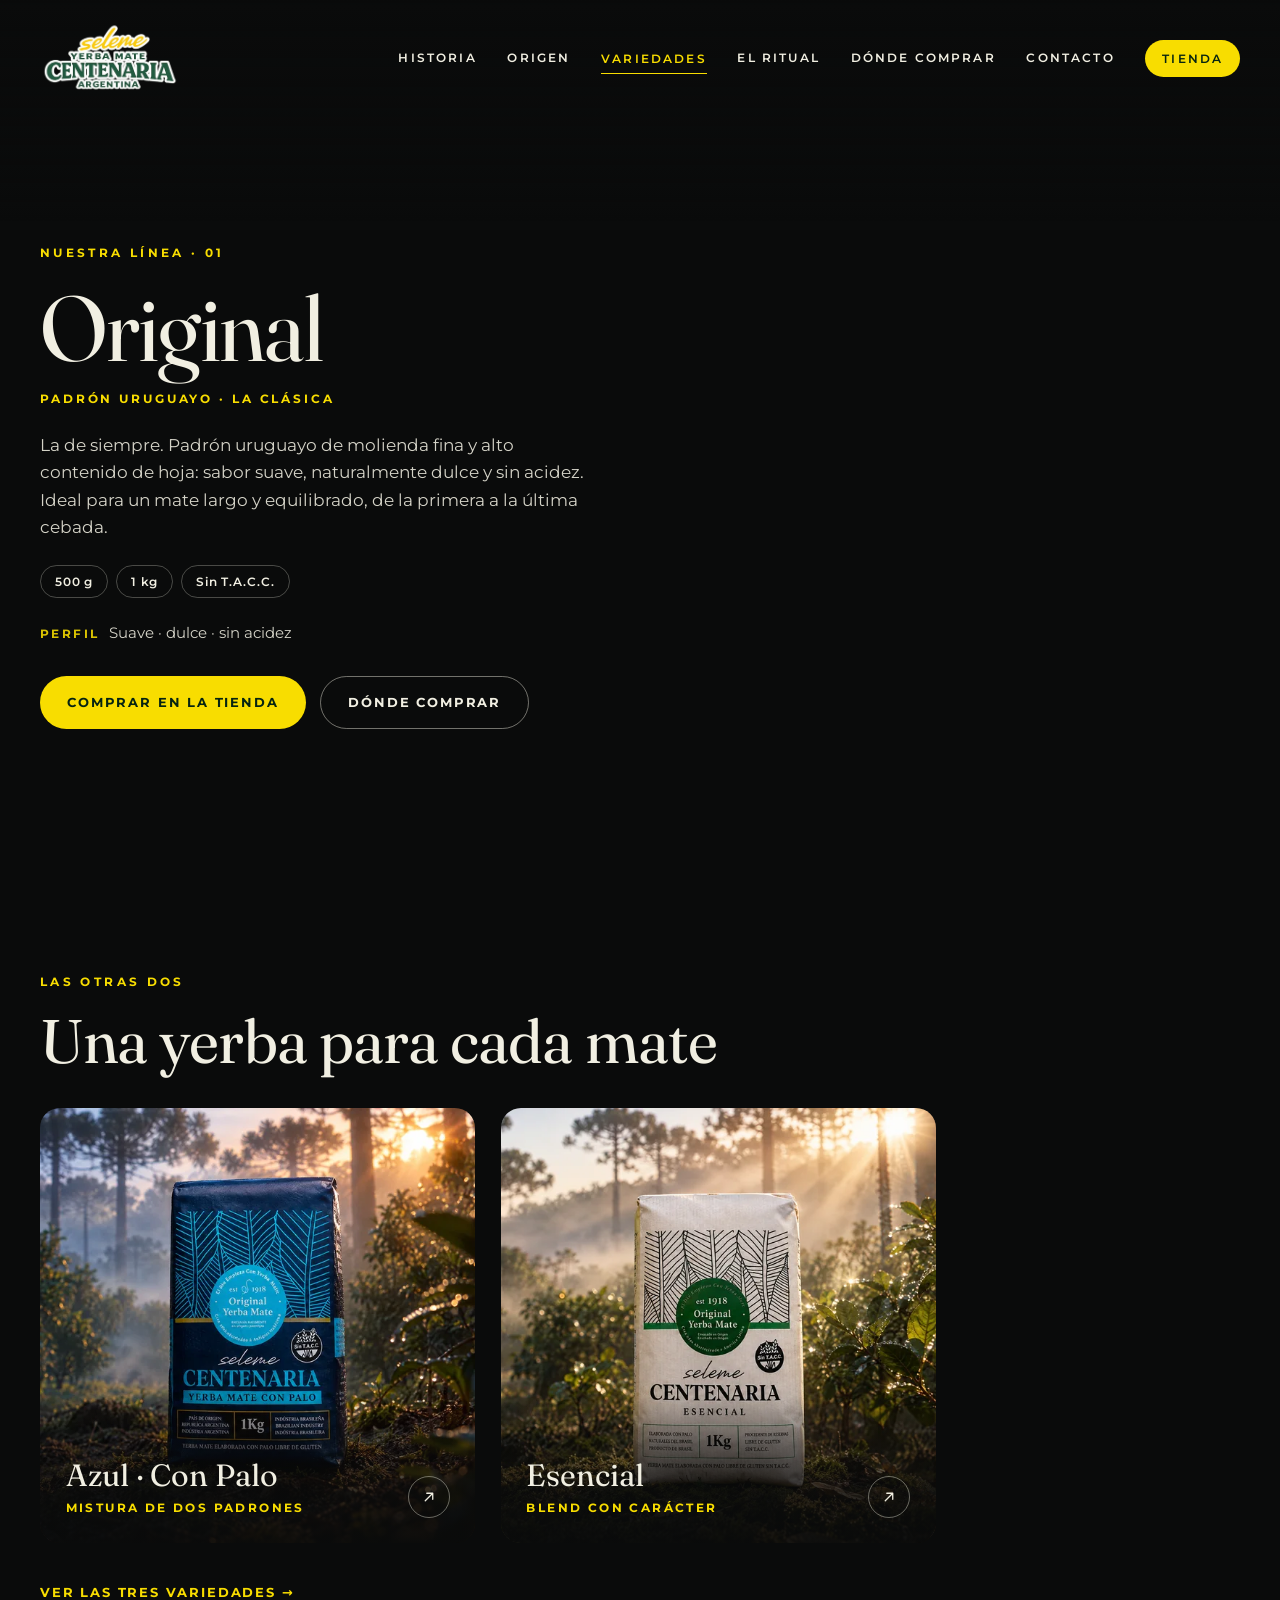
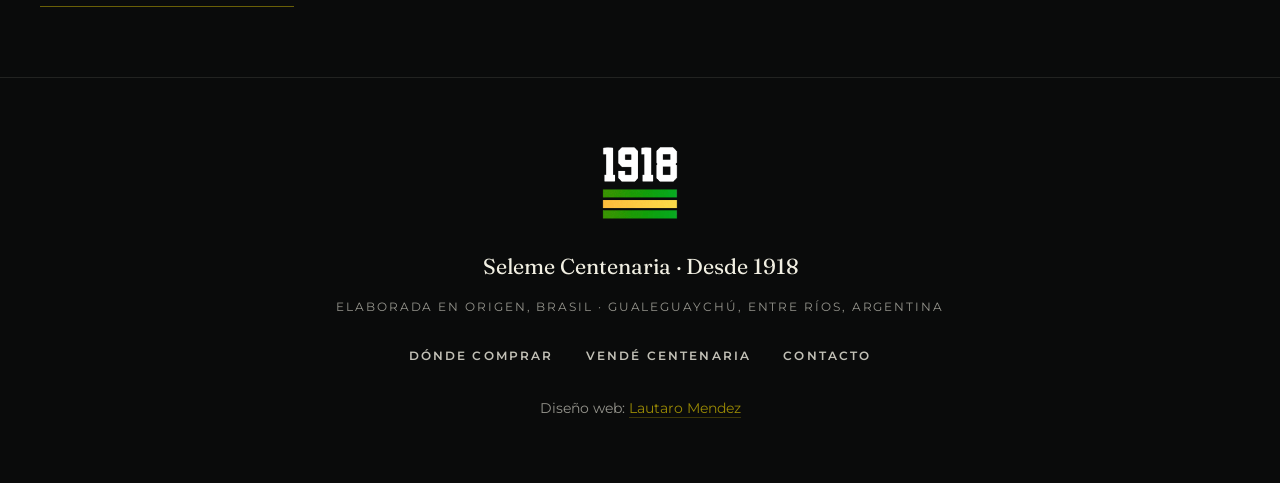
<file: variedades/original/index.html>
<!doctype html>
<html lang="es-AR">
<head>
<meta charset="utf-8">
<meta name="viewport" content="width=device-width, initial-scale=1">
<title>Original &middot; Yerba Mate Seleme Centenaria</title>
<meta name="description" content="Yerba Mate Seleme Centenaria Original: padrón uruguayo de molienda fina y alto contenido de hoja. Suave, naturalmente dulce y sin acidez. En 500 g y 1 kg, sin T.A.C.C.">
<link rel="icon" href="/img/favicon.svg" type="image/svg+xml">
<link rel="apple-touch-icon" href="/img/apple-touch-icon.png">
<!-- Pagina nueva del 23-sep (no viene del WordPress): una por variedad, enlazada
     desde las tarjetas de #variedades en la home y desde las otras dos. Se genera
     desde una plantilla, ver CONTINUAR.md. -->
<link rel="canonical" href="https://yerbamatecentenaria.com.ar/variedades/original/">
<meta name="theme-color" content="#0A0B0B">

<meta property="og:type" content="website">
<meta property="og:site_name" content="Seleme Centenaria">
<meta property="og:locale" content="es_AR">
<meta property="og:url" content="https://yerbamatecentenaria.com.ar/variedades/original/">
<meta property="og:title" content="Original &middot; Yerba Mate Seleme Centenaria">
<meta property="og:description" content="Yerba Mate Seleme Centenaria Original: padrón uruguayo de molienda fina y alto contenido de hoja. Suave, naturalmente dulce y sin acidez. En 500 g y 1 kg, sin T.A.C.C.">
<meta property="og:image" content="https://centenaria.vercel.app/img/og-var-original.jpg">
<meta property="og:image:width" content="1200">
<meta property="og:image:height" content="630">
<meta name="twitter:card" content="summary_large_image">
<script type="application/ld+json">
{"@context":"https://schema.org","@type":"Product","name":"Yerba Mate Seleme Centenaria Original","image":["https://centenaria.vercel.app/img/og-var-original.jpg"],"description":"Yerba Mate Seleme Centenaria Original: padrón uruguayo de molienda fina y alto contenido de hoja. Suave, naturalmente dulce y sin acidez. En 500 g y 1 kg, sin T.A.C.C.","brand":{"@type":"Brand","name":"Seleme Centenaria"},"url":"https://yerbamatecentenaria.com.ar/variedades/original/"}
</script>

<link rel="preload" as="font" type="font/woff2" crossorigin href="/fonts/fraunces-latin.woff2">
<link rel="preload" as="font" type="font/woff2" crossorigin href="/fonts/montserrat-latin.woff2">
<link rel="stylesheet" href="/css/fuentes.css">
<link rel="stylesheet" href="/css/estilo.css">
</head>

<body>

<a class="saltar" href="#contenido">Saltar al contenido</a>

<div class="grano" aria-hidden="true"></div>
<div class="vineta" aria-hidden="true"></div>

<header class="cabecera" id="cabecera">
  <a class="cabecera__marca" href="/">
    <img src="/img/logo.webp" width="600" height="343" alt="Seleme Centenaria" decoding="async">
  </a>
  <nav class="cabecera__nav" aria-label="Principal">
    <a href="/#historia">Historia</a>
    <a href="/#origen">Origen</a>
    <!-- Variedades lleva a la seccion de la home y ademas despliega las tres
         variedades (23-sep): :hover y :focus-within, sin JS. El padding-top de
         .cabecera__sub es el puente para que el mouse no "caiga" entre el item y
         el panel. -->
    <div class="cabecera__grupo">
      <a href="/#variedades" aria-current="true">Variedades</a>
      <div class="cabecera__sub">
        <div class="cabecera__panel">
          <a href="/variedades/original/" aria-current="page"><b>Original</b><span>Padr&oacute;n uruguayo <span aria-hidden="true">&middot;</span> la cl&aacute;sica</span></a>
          <a href="/variedades/azul-con-palo/"><b>Azul <span aria-hidden="true">&middot;</span> Con Palo</b><span>Mistura de dos padrones</span></a>
          <a href="/variedades/esencial/"><b>Esencial</b><span>Blend con car&aacute;cter</span></a>
        </div>
      </div>
    </div>
    <a href="/#ritual">El ritual</a>
    <a href="/donde-comprar/">D&oacute;nde comprar</a>
    <a href="/contacto/">Contacto</a>
    <a class="cabecera__tienda" href="https://centenariayerbamateshop.com.ar/" target="_blank" rel="noopener">Tienda</a>
  </nav>
  <button class="cabecera__menu" id="menuBoton" type="button" aria-label="Abrir men&uacute;" aria-expanded="false" aria-controls="menu">
    <span></span><span></span>
  </button>
</header>

<div class="menu" id="menu" aria-hidden="true">
  <button class="menu__cerrar" id="menuCerrar" type="button" aria-label="Cerrar men&uacute;"></button>
  <p class="menu__marca">Seleme Centenaria <span aria-hidden="true">&middot;</span> 1918</p>
  <nav class="menu__nav" aria-label="Principal">
    <a href="/#historia">Historia</a>
    <a href="/#origen">Origen</a>
    <a href="/#variedades" aria-current="true">Variedades</a>
    <div class="menu__sub">
      <a href="/variedades/original/" aria-current="page">Original</a>
      <a href="/variedades/azul-con-palo/">Azul <span aria-hidden="true">&middot;</span> Con Palo</a>
      <a href="/variedades/esencial/">Esencial</a>
    </div>
    <a href="/#porque">Por qu&eacute; elegirla</a>
    <a href="/#ritual">El ritual</a>
    <a href="/donde-comprar/">D&oacute;nde comprar</a>
    <a href="/vende-centenaria/">Vend&eacute; Centenaria</a>
    <a href="/contacto/">Contacto</a>
    <a class="menu__tienda" href="https://centenariayerbamateshop.com.ar/" target="_blank" rel="noopener">Tienda</a>
  </nav>
  <div class="menu__contacto">
    <a href="https://wa.me/5493446239393" target="_blank" rel="noopener">WhatsApp <span aria-hidden="true">&middot;</span> 3446 23-9393</a>
    <a href="mailto:persaimportadora.ventas@gmail.com">persaimportadora.ventas@gmail.com</a>
    <a href="https://www.instagram.com/yerbacentenariaargentina/" target="_blank" rel="noopener">@yerbacentenariaargentina</a>
  </div>
</div>
<script>
(function () {
  var raiz = document.documentElement;
  var boton = document.getElementById('menuBoton');
  var menu = document.getElementById('menu');
  var cerrar = document.getElementById('menuCerrar');
  if (!boton || !menu || !cerrar) return;
  function poner(abierto) {
    raiz.classList.toggle('menu-abierto', abierto);
    boton.setAttribute('aria-expanded', abierto ? 'true' : 'false');
    menu.setAttribute('aria-hidden', abierto ? 'false' : 'true');
    raiz.style.overflow = abierto ? 'hidden' : '';
    (abierto ? cerrar : boton).focus();
  }
  boton.addEventListener('click', function () { poner(true); });
  cerrar.addEventListener('click', function () { poner(false); });
  menu.addEventListener('click', function (ev) { if (ev.target.closest('a')) poner(false); });
  addEventListener('keydown', function (ev) {
    if (ev.key === 'Escape' && raiz.classList.contains('menu-abierto')) poner(false);
  });
})();
</script>

<main class="variedad" id="contenido">
  <section class="variedad__hero">
    <div class="variedad__texto">
      <p class="volanta">Nuestra l&iacute;nea <span aria-hidden="true">&middot;</span> 01</p>
      <h1 class="pagina__titulo">Original</h1>
      <p class="variedad__sub">Padr&oacute;n uruguayo <span aria-hidden="true">&middot;</span> la cl&aacute;sica</p>
    </div>
    <!-- Una sola <picture> para escritorio y celular: en escritorio es el fondo
         fijo de esta pantalla, en celular pasa al flujo como figura 4:5 (CSS).
         Dos recortes de la misma escena, tools/variedades.cjs. -->
    <picture class="variedad__escena">
      <source media="(max-width:900px)" srcset="/img/var-original-alto-v1-600.webp 600w, /img/var-original-alto-v1-900.webp 900w" sizes="100vw">
      <img src="/img/var-original-fondo-v1-1600.webp" srcset="/img/var-original-fondo-v1-1100.webp 1100w, /img/var-original-fondo-v1-1600.webp 1600w, /img/var-original-fondo-v1-2200.webp 2200w" sizes="100vw" width="2200" height="1244" alt="Paquete de Yerba Mate Seleme Centenaria Original parado en el yerbal, al atardecer" fetchpriority="high" decoding="async">
    </picture>
    <div class="variedad__texto">
      <p class="pagina__bajada">La de siempre. Padr&oacute;n uruguayo de molienda fina y alto contenido de hoja: sabor suave, naturalmente dulce y sin acidez. Ideal para un mate largo y equilibrado, de la primera a la &uacute;ltima cebada.</p>
      <ul class="chips"><li>500 g</li><li>1 kg</li><li>Sin T.A.C.C.</li></ul>
      <p class="variedad__perfil"><b>Perfil</b>Suave <span aria-hidden="true">&middot;</span> dulce <span aria-hidden="true">&middot;</span> sin acidez</p>
      <p class="pagina__acciones">
        <a class="boton boton--oro" href="https://centenariayerbamateshop.com.ar/" target="_blank" rel="noopener">Comprar en la tienda</a>
        <a class="boton boton--linea" href="/donde-comprar/">D&oacute;nde comprar</a>
      </p>
    </div>
  </section>

  <div class="variedad__resto">
    <section class="variedad__caja">
      <p class="volanta">Las otras dos</p>
      <h2 class="pagina__subtitulo">Una yerba para cada mate</h2>
      <ul class="tarjetas">
        <li class="tarjeta">
          <a class="tarjeta__enlace" href="/variedades/azul-con-palo/">
            <img class="tarjeta__foto" src="/img/var-azul-v1-900.webp" srcset="/img/var-azul-v1-600.webp 600w, /img/var-azul-v1-900.webp 900w, /img/var-azul-v1-1300.webp 1300w" sizes="(max-width:900px) 92vw, 440px" width="900" height="900" alt="Paquete de Yerba Mate Seleme Centenaria Azul con Palo parado en el yerbal, a la hora azul" loading="lazy" decoding="async">
            <div class="tarjeta__pie">
              <div class="tarjeta__texto">
                <h3 class="tarjeta__nombre">Azul <span aria-hidden="true">&middot;</span> Con Palo</h3>
                <span class="tarjeta__sub">Mistura de dos padrones</span>
              </div>
              <span class="tarjeta__flecha" aria-hidden="true"><svg viewBox="0 0 24 24"><path d="M7 17 17 7M9 7h8v8"/></svg></span>
            </div>
          </a>
        </li>
        <li class="tarjeta">
          <a class="tarjeta__enlace" href="/variedades/esencial/">
            <img class="tarjeta__foto" src="/img/var-esencial-v1-900.webp" srcset="/img/var-esencial-v1-600.webp 600w, /img/var-esencial-v1-900.webp 900w, /img/var-esencial-v1-1300.webp 1300w" sizes="(max-width:900px) 92vw, 440px" width="900" height="900" alt="Paquete de Yerba Mate Seleme Centenaria Esencial parado en el yerbal, a la ma&ntilde;ana" loading="lazy" decoding="async">
            <div class="tarjeta__pie">
              <div class="tarjeta__texto">
                <h3 class="tarjeta__nombre">Esencial</h3>
                <span class="tarjeta__sub">Blend con car&aacute;cter</span>
              </div>
              <span class="tarjeta__flecha" aria-hidden="true"><svg viewBox="0 0 24 24"><path d="M7 17 17 7M9 7h8v8"/></svg></span>
            </div>
          </a>
        </li>
      </ul>
      <p class="variedad__volver"><a class="enlace" href="/#variedades">Ver las tres variedades <span aria-hidden="true">&rarr;</span></a></p>
    </section>
  </div>
</main>

<footer class="pie">
  <div class="pie__caja">
    <img class="pie__1918" src="/img/1918.webp" width="300" height="273" alt="" loading="lazy" decoding="async">
    <p class="pie__marca">Seleme Centenaria <span aria-hidden="true">&middot;</span> Desde 1918</p>
    <p class="pie__legal">Elaborada en origen, Brasil <span aria-hidden="true">&middot;</span> Gualeguaych&uacute;, Entre R&iacute;os, Argentina</p>
    <nav class="pie__nav" aria-label="P&aacute;ginas">
      <a href="/donde-comprar/">D&oacute;nde comprar</a>
      <a href="/vende-centenaria/">Vend&eacute; Centenaria</a>
      <a href="/contacto/">Contacto</a>
    </nav>
    <p class="pie__credito">Dise&ntilde;o web: <a href="https://lautaromendez.com.ar" target="_blank" rel="noopener">Lautaro Mendez</a></p>
  </div>
</footer>

</body>
</html>
</file>
<file: css/fuentes.css>
/* =========================================================================
   Fuentes autohospedadas (21-sep). Antes venian de Google Fonts y el swap de
   Fraunces era el cuello del LCP; ademas el sitio no andaba sin internet.

   Son los MISMOS archivos que servia Google para la URL que usabamos
   (subset latin, que cubre todo el castellano: acentos, enie, ¿ ¡):
     Fraunces:ital,opsz,wght@0,9..144,300..800;1,9..144,300..700
     Montserrat:wght@300..700
   Bajados con tools/fuentes.cjs, que deja ademas el registro de donde salieron.

   ⚠️ FRAUNCES TIENE EJE opsz (9..144). El archivo se pidio con el mismo rango
   que la URL de Google: si se pide sin opsz, Google entrega una instancia a
   opsz fijo y los titulos grandes (display) y los textos chicos se ven con el
   mismo dibujo, que no es lo que se aprobo. El navegador aplica opsz solo
   (font-optical-sizing: auto, el valor por defecto); no hace falta declararlo.
   Los rangos de font-weight de abajo tienen que coincidir con los del archivo.
   ========================================================================= */
@font-face{
  font-family:'Fraunces';font-style:normal;font-weight:300 800;font-display:swap;
  src:url(../fonts/fraunces-latin.woff2) format('woff2');
  unicode-range:U+0000-00FF,U+0131,U+0152-0153,U+02BB-02BC,U+02C6,U+02DA,U+02DC,U+0304,U+0308,U+0329,U+2000-206F,U+20AC,U+2122,U+2191,U+2193,U+2212,U+2215,U+FEFF,U+FFFD;
}
@font-face{
  font-family:'Fraunces';font-style:italic;font-weight:300 700;font-display:swap;
  src:url(../fonts/fraunces-italic-latin.woff2) format('woff2');
  unicode-range:U+0000-00FF,U+0131,U+0152-0153,U+02BB-02BC,U+02C6,U+02DA,U+02DC,U+0304,U+0308,U+0329,U+2000-206F,U+20AC,U+2122,U+2191,U+2193,U+2212,U+2215,U+FEFF,U+FFFD;
}
@font-face{
  font-family:'Montserrat';font-style:normal;font-weight:300 700;font-display:swap;
  src:url(../fonts/montserrat-latin.woff2) format('woff2');
  unicode-range:U+0000-00FF,U+0131,U+0152-0153,U+02BB-02BC,U+02C6,U+02DA,U+02DC,U+0304,U+0308,U+0329,U+2000-206F,U+20AC,U+2122,U+2191,U+2193,U+2212,U+2215,U+FEFF,U+FFFD;
}
</file>
<file: css/estilo.css>
/* =========================================================================
   Seleme Centenaria — hoja unica.
   Tokens sampleados del packaging real (ver material/SISTEMA-DISENO.md).
   Los contrastes de esta paleta estan MEDIDOS, no estimados.
   ========================================================================= */

:root{
  /* superficies oscuras: la marca vive aca */
  --selva:#03200F; --verde-hondo:#06381C; --verde:#0D6631; --verde-vivo:#1FA152;
  /* superficies claras */
  --papel:#F7F5EC; --blanco:#FFF; --gris-pack:#E1DCDA;
  /* tinta */
  --crema:#F1EFE2; --tinta:#062411; --tinta-suave:#3A5843;
  /* accion */
  --oro:#F8DD00; --oro-hondo:#806600;

  /* Fondo/velo NEUTRO. El verde marca (--selva) tenia sentido cuando el mundo era
     una ilustracion de tres tintas; sobre foto tinta todo de verde y se come el
     grado calido. El verde sigue vivo en superficies y bloques, no en el velo. */
  --fondo:#0A0B0B;

  --display-1:clamp(2.75rem,7.2vw,7rem);
  --display-2:clamp(2rem,4.8vw,4.25rem);
  --display-3:clamp(1.5rem,2.9vw,2.5rem);   /* fichas, pasos, puertas, contacto */
  --dato:clamp(3.5rem,13vw,10rem);
  --radio-card:14px; --radio-chip:999px;
  --body-lg:clamp(1.0625rem,1.15vw,1.25rem);
  --etiqueta:.75rem;

  --seccion:clamp(5.5rem,13vh,11rem);
  --ancho:1400px;
  --gotera:clamp(1rem,4vw,2.5rem);

  --disco:clamp(200px,43vh,430px);   /* diametro del sol / sello: va en vh porque
                                        el radio del sol en el shader esta en alto de pantalla */
}

*,*::before,*::after{box-sizing:border-box}
html{-webkit-text-size-adjust:100%;scroll-behavior:smooth}
/* la cabecera es fija: sin esto los anclajes dejan el titulo abajo de la barra */
[id]{scroll-margin-top:clamp(5rem,11vh,7rem)}
body{
  margin:0; background:var(--fondo); color:var(--crema);
  font:400 1rem/1.62 Montserrat,system-ui,-apple-system,Segoe UI,sans-serif;
  overflow-x:hidden;
}
img{max-width:100%;display:block}
a{color:inherit}

.saltar{position:absolute;left:-9999px;top:0;z-index:99;background:var(--oro);color:var(--tinta);
  padding:.7rem 1.1rem;font-weight:700;border-radius:0 0 6px 0}
.saltar:focus{left:0}

:focus-visible{outline:3px solid var(--oro);outline-offset:3px;border-radius:2px}

/* ============================== CORTINA DE ENTRADA ==============================
   Solo existe si el script inline del <head> puso .cargando, y ese mismo script
   la retira pase lo que pase. Nunca puede dejar la pagina encerrada.
   El bloque se apoya abajo a la izquierda con la misma gotera y el mismo ancho
   maximo que el hero: cuando el telon sube, el titulo cae donde estaba el anio. */
.cortina{position:fixed;inset:0;z-index:50;display:none;
  align-content:end;background:var(--fondo);will-change:transform}
.cargando .cortina{display:grid}
.cortina--fuera{transform:translateY(-101%)}

.cortina__caja{width:100%;max-width:var(--ancho);margin:0 auto;
  padding:0 var(--gotera) clamp(2.5rem,7vh,4.5rem)}
.cortina__marca{margin:0 0 clamp(1rem,2.2vh,1.6rem);font-size:var(--etiqueta);
  font-weight:700;letter-spacing:.28em;text-transform:uppercase;color:var(--oro)}
.cortina__anio{margin:0;font-family:Fraunces,Georgia,serif;font-weight:400;
  font-size:clamp(4.5rem,17vw,13.5rem);line-height:.80;letter-spacing:-.035em;color:var(--crema);
  font-variant-numeric:tabular-nums;font-feature-settings:'tnum' 1}
.cortina__pie{margin:clamp(1rem,2.4vh,1.8rem) 0 0;font-size:var(--body-lg);
  color:var(--crema);opacity:.52}

/* Riel de carga: linea al ras del borde inferior, se llena con scaleX. No es un
   adorno vertical — marca cuanto falta, que es su unico trabajo. */
.cortina__riel{position:absolute;left:0;right:0;bottom:0;height:2px;
  background:rgba(241,239,226,.10)}
.cortina__avance{display:block;height:100%;width:100%;background:var(--oro);
  transform:scaleX(0);transform-origin:0 50%;will-change:transform}

.visualmente-oculto{position:absolute;width:1px;height:1px;overflow:hidden;
  clip-path:inset(50%);white-space:nowrap}

@media (prefers-reduced-motion:reduce){
  .cortina--fuera{transform:none;display:none}
}

/* ============================== EL MUNDO ==============================
   Fondo unico y FIJO. No pertenece al hero: sobrevive a todas las secciones,
   que es lo que hace que el scroll se sienta una sola toma y no seis bloques. */
/* Altura por lvh y no inset:0 (23-sep): en el celular la barra del navegador
   aparece y se esconde con el scroll y cambia el alto del viewport; con inset:0
   el canvas cambiaba de tamano y el motor realocaba el buffer en pleno scroll.
   Con el viewport GRANDE la altura no se mueve; lo que tapa la barra es fondo. */
.mundo{position:fixed;top:0;left:0;width:100%;height:100vh;height:100lvh;z-index:0;overflow:hidden;background:var(--fondo)}
.mundo__capas{position:absolute;inset:0}
.mundo__capa{position:absolute;inset:0;width:100%;height:100%;object-fit:cover;
  object-position:60% 50%}
/* El sol del respaldo sin WebGL. Con WebGL lo dibuja el shader (lo ocluye la cresta). */
.mundo__sol{position:absolute;left:62%;top:46%;width:var(--disco);height:var(--disco);
  margin:calc(var(--disco) / -2) 0 0 calc(var(--disco) / -2);border-radius:50%;
  background:radial-gradient(circle at 50% 50%,#FFF6C8 0 34%,var(--oro) 45%,rgba(248,221,0,.45) 58%,rgba(248,221,0,0) 72%);
  filter:blur(1px)}
.mundo__lienzo{position:absolute;inset:0;width:100%;height:100%;opacity:0;
  transition:opacity .9s ease}
.mundo--webgl .mundo__lienzo{opacity:1}
/* Las capas <img> NO se esconden cuando entra el WebGL, aunque el canvas las tape:
   un <canvas> no puede ser candidato a LCP nunca, asi que si las ocultamos el LCP
   se va al bloque de texto mas grande del hero — que aparece despues de la cortina.
   Pintadas debajo, el LCP es la imagen del mundo y ocurre con la cortina puesta.
   Cuestan una capa de composicion; el canvas es opaco (alpha:false), no se ven. */
.mundo--webgl .mundo__capas{contain:paint}

/* Velo calibrado, NO elegido: oscurece la esquina de abajo a la izquierda, que es donde
   viven la volanta, el H1 y los botones. Se mide con tools/contraste-hero.cjs. */
.mundo__velo{position:absolute;inset:0;pointer-events:none;
  background:
    /* piso: sostiene bajada, botones y pista */
    linear-gradient(to top,rgba(10,11,11,.95) 0,rgba(10,11,11,.80) 24%,rgba(10,11,11,.30) 48%,rgba(10,11,11,0) 74%),
    /* columna de texto: el H1 llega hasta ~60% de ancho y se mete en la ladera
       iluminada. Este es el que lo levanta de 2,37:1 a AA sin apagar la loma. */
    radial-gradient(96% 96% at 0% 72%,rgba(10,11,11,.96) 0,rgba(10,11,11,.74) 38%,rgba(10,11,11,.26) 60%,rgba(10,11,11,0) 78%)}

/* Cortina de la cabecera: la nav cae justo sobre el cielo crema, que es la zona
   mas clara del cuadro. Va pegada a la cabecera y no al velo para que no oscurezca
   el amanecer entero. */
.cabecera::before{content:'';position:absolute;inset:0 0 auto;height:190%;pointer-events:none;
  background:linear-gradient(to bottom,rgba(10,11,11,.92) 0,rgba(10,11,11,.62) 42%,rgba(10,11,11,0) 100%)}
.cabecera > *{position:relative}

@media (max-width:900px){
  /* En el celular el texto ocupa todo el ancho y no hay esquina oscura donde
     esconderse: el velo tiene que ser una banda, no una esquina. */
  .mundo__velo{background:
    linear-gradient(to top,rgba(10,11,11,.97) 0,rgba(10,11,11,.93) 34%,rgba(10,11,11,.72) 56%,rgba(10,11,11,.18) 76%,rgba(10,11,11,0) 92%)}
}

/* Salio el sol, se enfrio en sello y el mundo baja la luz para que se pueda leer
   encima. No es un truco de legibilidad puesto despues: es el mismo gesto del
   capitulo. El JS la sube; si no corre, queda en 0 y el fondo se ve entero. */
.mundo__sombra{position:absolute;inset:0;pointer-events:none;background:var(--fondo);opacity:0}

/* Grano: le saca el brillo digital al grabado y unifica capas generadas con foto real. */
/* El grano se MUEVE. Una textura de ruido quieta se lee como suciedad pegada al
   vidrio; saltando de posicion a ~14 fps se lee como emulsion. inset negativo para
   que el desplazamiento no descubra los bordes. */
@keyframes granoSalta{
  0%{transform:translate(0,0)}      12.5%{transform:translate(-2%,-3%)}
  25%{transform:translate(-4%,2%)}  37.5%{transform:translate(3%,-4%)}
  50%{transform:translate(-3%,3%)}  62.5%{transform:translate(4%,1%)}
  75%{transform:translate(1%,-2%)}  87.5%{transform:translate(-1%,4%)}
}
.grano{position:fixed;inset:-6%;z-index:2;pointer-events:none;opacity:.26;mix-blend-mode:overlay;
  animation:granoSalta .58s steps(1) infinite;will-change:transform;
  background-image:url("data:image/svg+xml,%3Csvg xmlns='http://www.w3.org/2000/svg' width='160' height='160'%3E%3Cfilter id='n'%3E%3CfeTurbulence type='fractalNoise' baseFrequency='.9' numOctaves='3'/%3E%3C/filter%3E%3Crect width='160' height='160' filter='url(%23n)' opacity='.5'/%3E%3C/svg%3E")}

/* Vinieta: cierra el cuadro y empuja la mirada al centro. Va con el grano, no
   con el velo: el velo esta calibrado para contraste y no se toca por estetica. */
.vineta{position:fixed;inset:0;z-index:2;pointer-events:none;
  background:radial-gradient(118% 92% at 50% 46%,transparent 42%,rgba(0,0,0,.30) 78%,rgba(0,0,0,.58) 100%)}

@media (prefers-reduced-motion:reduce){ .grano{animation:none} }
/* En el celular el grano no salta: es una capa a pantalla completa con blend
   encima del canvas, y recomponerla 14 veces por segundo es GPU que en un
   telefono se nota. A 390 px el salto ademas no se ve. */
@media (hover:none){ .grano{animation:none} }

/* ============================== EL DISCO ==============================
   Sol -> sello 1918. El disco vive solo en el hero: el sol se enfria en el
   sello y con el manifiesto se retira. No sigue a los capitulos. */
.disco{position:fixed;left:50%;top:50%;z-index:1;width:var(--disco);height:var(--disco);
  margin:calc(var(--disco) / -2) 0 0 calc(var(--disco) / -2);pointer-events:none;opacity:0}
.sello{position:relative;width:100%;height:100%;overflow:visible}
/* El resplandor calido es el calor que le queda al disco de haber sido el sol.
   Iba como filter:drop-shadow sobre el SVG y se saco (23-sep): un desenfoque de
   70 px sobre 400 px a DPR 3 que el navegador rehacia en cada cuadro en que el
   SVG cambiaba (los aros dibujandose, la tinta entrando). En el iPhone era de lo
   mas pesado del hero. Como el sello es un circulo lleno (r=184 de 200, el 92%),
   una sombra sobre un pseudo circular del mismo diametro da lo mismo y se
   rasteriza una sola vez. z-index -1: queda detras del SVG dentro del disco. */
.disco::before{content:'';position:absolute;inset:4%;border-radius:50%;z-index:-1;
  box-shadow:0 0 70px rgba(248,221,0,.20),0 18px 50px rgba(10,11,11,.6)}
.sello__fondo{fill:var(--verde-hondo)}
.sello__aro{fill:none;stroke:var(--oro);stroke-width:2.2}
.sello__aro--int{stroke-width:1.2}
.sello__texto{fill:var(--crema);text-anchor:middle;font-family:Fraunces,Georgia,serif}
.sello__arco{font-size:17px;font-style:italic;font-weight:500;letter-spacing:.05em;fill:var(--oro)}
.sello__anio{font-size:19px;letter-spacing:.34em;fill:var(--oro)}
.sello__nom{font-size:42px;font-weight:500}
.sello__pie{font-size:13px;letter-spacing:.13em;font-family:Montserrat,sans-serif;
  fill:var(--crema);opacity:.85}


/* ============================== CABECERA ============================== */
.cabecera{position:fixed;inset:0 0 auto;z-index:5;display:flex;align-items:center;
  justify-content:space-between;gap:1.5rem;padding:clamp(.9rem,2vh,1.5rem) var(--gotera)}
.cabecera__marca img{width:clamp(112px,11vw,158px);height:auto}
.cabecera__nav{display:flex;align-items:center;gap:clamp(1rem,2.4vw,2.2rem)}
.cabecera__nav a{text-decoration:none;font-size:var(--etiqueta);font-weight:600;
  letter-spacing:.18em;text-transform:uppercase;color:var(--crema);padding:.4rem 0;
  border-bottom:1px solid transparent;transition:border-color .25s,color .25s}
.cabecera__nav a:hover{border-bottom-color:var(--oro);color:var(--oro)}
/* --- DONDE ESTOY. La semantica ya existia: las paginas internas traen
   aria-current="page" desde el 21-sep, pero no habia nada que lo mostrara. En la
   home lo pone main.js (dondeEstoy) como aria-current="true" mientras se scrollea,
   y aca se pintan los dos igual.
   ⚠️ El subrayado NO es decoracion: es lo que dice "estas aca" tambien para
   quien no distingue el oro del crema. */
.cabecera__nav a[aria-current]{color:var(--oro);border-bottom-color:var(--oro)}
/* TIENDA, DESTACADA (pedido del cliente, 23-sep): es la unica salida comercial de
   la barra y no puede leerse como un link mas: pildora de oro con tinta. Nunca
   lleva aria-current (es externa), asi que el filete del activo no compite con
   ella. ⚠️ La pildora ENSANCHA la nav: el corte de abajo se remidio despues de
   ponerla (tools/cabecera.cjs), no se hereda del de ayer. */
.cabecera__nav .cabecera__tienda{color:var(--tinta);background:var(--oro);
  padding:.55rem 1.05rem;border-radius:var(--radio-chip);border-bottom:0;
  transition:background .25s,transform .25s}
.cabecera__nav .cabecera__tienda:hover{color:var(--tinta);background:#FFEA3D;transform:translateY(-1px)}
/* --- SUBMENU DE VARIEDADES (23-sep, pedido de Lautaro): las tres variedades cuelgan
   de «Variedades», que sigue llevando a la seccion de la home. Se abre con :hover y
   con :focus-within (teclado), sin JS. Las herramientas que miden la nav
   (cabecera.cjs, contraste-nav.cjs) saltean los enlaces de .cabecera__sub. --- */
.cabecera__grupo{position:relative}
.cabecera__sub{position:absolute;top:100%;left:50%;transform:translateX(-50%);padding-top:.7rem;
  min-width:19rem;opacity:0;visibility:hidden;transition:opacity .2s ease,visibility 0s .2s}
.cabecera__grupo:hover .cabecera__sub,.cabecera__grupo:focus-within .cabecera__sub{
  opacity:1;visibility:visible;transition:opacity .2s ease}
.cabecera__panel{padding:.5rem;background:rgba(10,11,11,.96);border:1px solid rgba(241,239,226,.14);
  border-radius:12px;box-shadow:0 18px 40px rgba(0,0,0,.45)}
.cabecera__nav .cabecera__panel a{display:block;padding:.6rem .8rem;border:0;border-radius:8px;
  text-transform:none;letter-spacing:0;font-weight:400;transition:background .2s}
.cabecera__nav .cabecera__panel a b{display:block;font-family:Fraunces,Georgia,serif;font-weight:400;
  font-size:1.15rem;line-height:1.1;color:var(--crema);transition:color .2s}
.cabecera__nav .cabecera__panel a span{display:block;margin-top:.2rem;font-size:.68rem;font-weight:700;
  letter-spacing:.16em;text-transform:uppercase;color:var(--oro);opacity:.85}
.cabecera__nav .cabecera__panel a:hover,.cabecera__nav .cabecera__panel a:focus-visible{background:rgba(241,239,226,.07)}
.cabecera__nav .cabecera__panel a:hover b,.cabecera__nav .cabecera__panel a[aria-current] b{color:var(--oro)}
@media (prefers-reduced-motion:reduce){.cabecera__sub{transition:none}}
/* En movil el menu de pantalla completa reemplaza a la nav entera: en la
   cabecera quedan solo la marca y la hamburguesa. Tienda vive dentro del menu. */
/* ⚠️ 990, no 760 (22-sep), y el numero NO se elige a ojo: sale de medirlo.
   La nav aparecia a 761 px pero ni siquiera los 6 items de entonces entraban en un
   renglon hasta 860: entre 761 y 860 «EL RITUAL» y «DÓNDE COMPRAR» se partian en
   dos y la cabecera se veia rota. Era un bug que ya estaba. Con Contacto son 7 y
   entran recien desde 972, asi que el corte va en 990 y abajo manda el menu de
   pantalla completa, que los tiene todos y con lugar de sobra.
   ⚠️ 23-sep: con Tienda como pildora los 7 entran recien desde 1014, asi que el
   corte sube a 1040 (un iPad apaisado, 1024, pasa al menu de pantalla completa;
   la alternativa era una pildora mas apretada, y no vale la pena).
   Si alguna vez hace falta bajar este corte, lo que lo mueve son las ETIQUETAS,
   no el CSS: medido, «Comprar» en vez de «Dónde comprar» lo baja a 889, y sumando
   «Ritual» en vez de «El ritual» entra hasta en 700. No se acortaron porque
   «Dónde comprar» es el nombre de la pagina y la etiqueta aprobada.
   Se remide con tools/cabecera.cjs ANTES de tocar cualquier item de la nav. */
@media (max-width:1039px){.cabecera__nav{display:none}}

/* --- hamburguesa (solo movil) --- */
.cabecera__menu{display:none;flex-direction:column;justify-content:center;align-items:center;
  gap:7px;width:44px;height:44px;margin:0 -10px 0 -.4rem;padding:0;background:none;border:0;
  cursor:pointer}
.cabecera__menu span{display:block;width:24px;height:2px;border-radius:2px;
  background:var(--crema);transition:background .25s}
.cabecera__menu:hover span{background:var(--oro)}
@media (max-width:1039px){.cabecera__menu{display:flex}}

/* ============================== MENU MOVIL ==============================
   Pantalla completa y con fondo propio (no un velo): mientras se elige a donde
   ir, el mundo no tiene que competir con la lectura. Links centrados en
   Fraunces, la X donde estaba la hamburguesa, y los contactos reales abajo. */
/* ⚠️ overflow-y:auto es la red de seguridad, no un detalle: el menu crecio a 9
   items el 22-sep (entraron «Por qué elegirla» y «Contacto») y a 320x568 —un SE
   viejo— se desbordaba 86 px, o sea que Tienda quedaba fuera de alcance. Con los
   minimos de abajo entra sin scrollear hasta 568 de alto; si algun dia se suma
   otro item, esto evita que quede inalcanzable en vez de romperse en silencio.
   Se mide con el script de alturas (ver CONTINUAR, «Verificar»). */
.menu{position:fixed;inset:0;z-index:6;display:flex;flex-direction:column;align-items:center;
  text-align:center;background:var(--fondo);overflow-y:auto;overscroll-behavior:contain;
  padding:clamp(.9rem,2vh,1.5rem) var(--gotera) max(2rem,env(safe-area-inset-bottom));
  opacity:0;visibility:hidden;transition:opacity .3s ease,visibility 0s .3s}
html.menu-abierto .menu{opacity:1;visibility:visible;transition:opacity .3s ease}
@media (min-width:1040px){.menu{display:none}}
.menu__cerrar{position:absolute;top:clamp(.9rem,2vh,1.5rem);right:calc(var(--gotera) - 10px);
  width:44px;height:44px;padding:0;background:none;border:0;cursor:pointer}
.menu__cerrar::before,.menu__cerrar::after{content:'';position:absolute;left:50%;top:50%;
  width:26px;height:2px;border-radius:2px;background:var(--crema);transition:background .25s}
.menu__cerrar::before{transform:translate(-50%,-50%) rotate(45deg)}
.menu__cerrar::after{transform:translate(-50%,-50%) rotate(-45deg)}
.menu__cerrar:hover::before,.menu__cerrar:hover::after{background:var(--oro)}
.menu__marca{margin:.7rem 0 0;font-size:var(--etiqueta);font-weight:700;letter-spacing:.28em;
  text-transform:uppercase;color:var(--oro)}
/* los minimos bajaron con los 9 items (antes 1.7rem y .9rem): con los viejos, a
   568 px de alto se iba 86 px por abajo. Siguen arriba del area de toque de 44 px. */
/* 23-sep: el submenu de Variedades suma un renglon; para que siga entrando en
   320x568 el gap baja de 2.2vh a 2vh y los items de 4.8vh a 4.4vh (en telefonos
   altos los dos topes de arriba mandan igual y no se nota). */
.menu__nav{flex:1;display:flex;flex-direction:column;justify-content:center;
  gap:clamp(.62rem,2vh,1.5rem)}
.menu__nav a{text-decoration:none;font-family:Fraunces,Georgia,serif;font-weight:400;
  font-size:clamp(1.42rem,4.4vh,2.4rem);line-height:1.05;color:var(--crema);
  white-space:nowrap;
  opacity:0;transform:translateY(12px);transition:opacity .35s ease,transform .35s ease,color .25s}
.menu__nav a:hover,.menu__nav a:active{color:var(--oro)}
/* mismo criterio que en la cabecera, pero el filete va por text-decoration: los
   enlaces del menu son cajas a todo el ancho de la columna y un border-bottom
   cruzaria la pantalla entera. Aca el subrayado ademas separa el activo del
   .menu__tienda, que tambien es oro. */
.menu__nav a[aria-current]{color:var(--oro);text-decoration:underline;
  text-decoration-thickness:1px;text-underline-offset:.18em}
/* Tienda tambien va como pildora en el menu (misma razon que en la cabecera).
   Es mas baja que un item en Fraunces, asi que no le suma alto al menu: sigue
   entrando en 320x568 (se remide con el script de alturas). */
.menu__nav .menu__tienda{align-self:center;padding:.62rem 1.5rem;
  font-family:Montserrat,system-ui,sans-serif;font-size:var(--etiqueta);font-weight:700;
  letter-spacing:.22em;text-transform:uppercase;line-height:1;color:var(--tinta);
  background:var(--oro);border-radius:var(--radio-chip)}
.menu__nav .menu__tienda:hover,.menu__nav .menu__tienda:active{color:var(--tinta);background:#FFEA3D}
/* el submenu de Variedades en el menu: un renglon chico con las tres, debajo del
   item. Suma ~1.4rem al alto del menu: sigue entrando en 320x568 (medido). */
.menu__sub{display:flex;flex-wrap:wrap;justify-content:center;gap:.3rem .95rem;margin:-.3rem 0 0}
.menu__nav .menu__sub a{font-family:Montserrat,system-ui,sans-serif;font-size:.72rem;font-weight:700;
  letter-spacing:.2em;text-transform:uppercase;line-height:1.3}
html.menu-abierto .menu__nav .menu__sub a{opacity:.82}
html.menu-abierto .menu__nav .menu__sub a[aria-current],html.menu-abierto .menu__nav .menu__sub a:hover{opacity:1}
html.menu-abierto .menu__nav a{opacity:1;transform:none}
html.menu-abierto .menu__nav a:nth-child(2){transition-delay:.04s}
html.menu-abierto .menu__nav a:nth-child(3){transition-delay:.08s}
html.menu-abierto .menu__nav a:nth-child(4){transition-delay:.12s}
html.menu-abierto .menu__nav a:nth-child(5){transition-delay:.16s}
html.menu-abierto .menu__nav a:nth-child(6){transition-delay:.2s}
html.menu-abierto .menu__nav a:nth-child(7){transition-delay:.24s}
html.menu-abierto .menu__nav a:nth-child(8){transition-delay:.28s}
html.menu-abierto .menu__nav a:nth-child(9){transition-delay:.32s}
html.menu-abierto .menu__nav a:nth-child(10){transition-delay:.36s}   /* Tienda: .menu__sub corre uno los demas */
html.menu-abierto .menu__nav .menu__sub a{transition-delay:.12s}
.menu__contacto{position:relative;display:flex;flex-direction:column;gap:.55rem;
  padding-top:1.4rem}
.menu__contacto::before{content:'';position:absolute;top:0;left:50%;width:3rem;height:1px;
  margin-left:-1.5rem;background:rgba(241,239,226,.25)}
.menu__contacto a{text-decoration:none;font-size:.8125rem;letter-spacing:.06em;
  color:var(--crema);opacity:.8;transition:color .25s,opacity .25s}
.menu__contacto a:hover{color:var(--oro);opacity:1}
@media (prefers-reduced-motion:reduce){.menu,.menu__nav a{transition:none}}

/* ============================== TIPOGRAFIA ============================== */
.volanta{margin:0;font-size:var(--etiqueta);font-weight:700;letter-spacing:.28em;
  text-transform:uppercase;color:var(--oro)}

/* ============================== HERO ============================== */
main{position:relative;z-index:3}
.hero{position:relative;min-height:100svh;display:flex;flex-direction:column;
  justify-content:flex-end;padding:0 var(--gotera) clamp(2.5rem,7vh,4.5rem);
  max-width:var(--ancho);margin:0 auto}
.hero__caja{max-width:min(46rem,62%)}
@media (max-width:900px){.hero__caja{max-width:100%}}
.hero__volanta{margin-bottom:clamp(1rem,2.2vh,1.6rem)}
.hero__titulo{margin:0;font-family:Fraunces,Georgia,serif;font-weight:400;
  font-size:var(--display-1);line-height:.94;letter-spacing:-.018em;
  color:var(--crema)}
/* "yerba mate" cambia de color: el resto del titular queda crema. El default
   es DORADO -el estado final-, no crema: si main.js no corre (sin GSAP) el
   titulo se lee igual, ya con el acento puesto. Es main.js el que lo empieza
   en crema y lo trae a este color en la entrada (mismo patron que .reveal:
   el respaldo CSS es el estado visible, el JS es el que lo oculta primero). */
.hero__acento{color:var(--oro)}
.linea{display:block;overflow:hidden;padding-bottom:.06em}
.linea>span{display:block;will-change:transform}
.hero__bajada{margin:clamp(1.2rem,3vh,2rem) 0 0;max-width:38rem;font-size:var(--body-lg);
  color:var(--crema)}
.hero__acciones{display:flex;flex-wrap:wrap;gap:.9rem;margin-top:clamp(1.6rem,3.4vh,2.4rem)}

.boton{display:inline-flex;align-items:center;gap:.6rem;text-decoration:none;
  padding:.95rem 1.7rem;font-size:.8125rem;font-weight:700;letter-spacing:.14em;
  text-transform:uppercase;border-radius:999px;transition:transform .25s,background .25s,color .25s,border-color .25s}
.boton--oro{background:var(--oro);color:var(--tinta)}          /* 12,09:1 */
.boton--oro:hover{transform:translateY(-2px);background:#FFEA3D}
.boton--linea{border:1px solid rgba(241,239,226,.45);color:var(--crema)}
.boton--linea:hover{border-color:var(--oro);color:var(--oro)}

.hero__pista{position:absolute;right:var(--gotera);bottom:clamp(2.5rem,7vh,4.5rem);margin:0;
  display:flex;align-items:center;gap:.9rem;font-size:var(--etiqueta);font-weight:600;
  letter-spacing:.24em;text-transform:uppercase;color:var(--crema);opacity:.75}
.hero__pista-linea{display:block;width:clamp(38px,6vw,74px);height:1px;background:var(--oro);
  transform-origin:left;animation:pista 2.6s ease-in-out infinite}
@keyframes pista{0%,100%{transform:scaleX(.35)}50%{transform:scaleX(1)}}
@media (max-width:900px){.hero__pista{display:none}}

/* ============================== MANIFIESTO ==============================
   Bloque corto y grande, justo donde el sello del hero termina de asentarse.
   No lleva numero: no es un capitulo del recorrido, es la razon de todo. */
.manifiesto{position:relative;max-width:var(--ancho);margin:0 auto;
  padding:var(--seccion) var(--gotera)}
.manifiesto__titulo{margin:1.4rem 0 0;font-family:Fraunces,Georgia,serif;font-weight:400;
  font-size:var(--display-1);line-height:.96;letter-spacing:-.02em;color:var(--crema);
  max-width:min(30rem,72%)}
@media (max-width:900px){.manifiesto__titulo{max-width:100%}}
.manifiesto__cuerpo{margin:clamp(2rem,5vh,3.5rem) 0 0 auto;max-width:34rem}
.manifiesto__cuerpo p{margin:0 0 1.2rem;font-size:var(--body-lg);color:var(--crema)}
.manifiesto__remate{margin:0 !important;font-family:Fraunces,Georgia,serif;
  font-style:italic;color:var(--oro) !important}

/* ============================== CAPITULOS OSCUROS ==============================
   El mundo sigue detras de todo esto. Las secciones no traen fondo propio: lo que
   las hace legibles es .mundo__sombra, que el JS sube al entrar al primer capitulo.
   Asi el scroll es una sola toma y no una pila de bloques. */
/* ============================== PASAJES ==============================
   El tramo vacio entre capitulo y capitulo donde el mundo recupera la pantalla:
   el texto ya se fue, el velo se levanta y el cruce de escenas pasa a la vista
   (main.js). Solo existen con el motor andando y con scroll animado
   (html.con-pasajes): sin JS o sin WebGL serian agujeros en blanco. */
.pasaje{height:0}
.con-pasajes .pasaje{height:95vh}
@media (max-width:900px){.con-pasajes .pasaje{height:90vh}}

.cap{position:relative;max-width:var(--ancho);margin:0 auto;
  padding:var(--seccion) var(--gotera)}
.cap__cabeza{max-width:min(32rem,62%)}
@media (max-width:900px){.cap__cabeza{max-width:100%}}
.cap__titulo{margin:1.4rem 0 0;font-family:Fraunces,Georgia,serif;font-weight:400;
  font-size:var(--display-2);line-height:.98;letter-spacing:-.015em;color:var(--crema)}
/* Asimetria: la entrada NO va debajo del titulo a lo ancho, va corrida a la derecha.
   Es lo que evita el powerpoint de texto-izquierda / imagen-derecha repetido. */
.cap__cuerpo{margin:clamp(2rem,5vh,3.5rem) 0 0 auto;max-width:36rem}
.cap__entrada{margin:0;font-size:var(--body-lg);color:var(--crema)}

/* ============================== LA RAMA ==============================
   La misma rama de yerba del frente del hero (recortada por tools/rama.cjs),
   suelta en primer plano del cierre. En historia y ritual se saco el 20-sep:
   caia sobre el mismo rincon que el primer plano WebGL de la escena (frentes.cjs)
   y quedaban dos ramas apiladas. Se mueve a otra velocidad que el
   fondo (main.js) y esa diferencia es la profundidad. z-index negativo: queda
   arriba del mundo pero abajo de todo el contenido de main. El sangrado hasta
   el borde del viewport lo clipa el overflow-x:hidden del body. */
.rama{position:absolute;z-index:-1;pointer-events:none}
.rama img{width:100%;height:auto;filter:brightness(.9) blur(1px)}
.rama--cierre{top:1%;right:calc((100% - 100vw)/2);width:clamp(220px,21vw,330px)}
/* en pantalla angosta se pisaria con el texto: no va */
@media (max-width:760px){.rama{display:none}}

/* --- el anio que cuenta: el numero de la cortina, de vuelta, contando hasta hoy
   con el scroll. En escritorio vive arriba a la derecha, en el hueco que deja
   la cabeza (62%); en el celular se apila, alineado a la derecha. --- */
.historia__anio{margin:clamp(2rem,5vh,3.5rem) 0 0;font-family:Fraunces,Georgia,serif;
  font-weight:400;font-size:var(--dato);line-height:.8;letter-spacing:-.035em;
  color:var(--crema);opacity:.92;text-align:right;
  font-variant-numeric:tabular-nums;font-feature-settings:'tnum' 1}
@media (min-width:901px){
  .historia__anio{position:absolute;right:var(--gotera);top:calc(var(--seccion) + .6rem);margin:0}
}

/* --- hitos: 1918 / +100 / Hoy --- */
/* alineados ARRIBA desde el 22-sep. Iban a `end` porque la copia de archivo hacia
   alta la primera columna y asi los tres datos caian en la misma linea; sacada la
   foto, `end` los desalinea —los tres textos wrappean distinto— y `start` es lo que
   ahora deja 1918 / +100 / Hoy a la misma altura. */
.hitos{list-style:none;margin:clamp(3rem,8vh,6rem) 0 0;padding:0;
  display:grid;gap:clamp(2rem,5vw,4rem);grid-template-columns:repeat(3,1fr);align-items:start}
@media (max-width:820px){.hitos{grid-template-columns:1fr;gap:2.5rem}}
.hito__dato{margin:0;font-family:Fraunces,Georgia,serif;font-weight:400;
  font-size:clamp(3rem,7vw,5.5rem);line-height:.86;letter-spacing:-.03em;color:var(--oro)}
.hito__texto{margin:1rem 0 0;max-width:24rem;color:var(--crema)}

/* --- el pie de la foto del fondo. Reemplaza a .archivo (la polaroid apoyada en
   el hito 1918), que se saco el 22-sep cuando el fondo del capitulo paso a ser
   esa misma foto: estaba dos veces y estiraba la fila de hitos 456 px. El dato
   honesto se queda: la ervateira es la de HOY, no una foto de 1918. --- */
.cap__credito{margin:clamp(2rem,5vh,3rem) 0 0;font-size:.75rem;line-height:1.4;
  letter-spacing:.04em;color:var(--crema);opacity:.62;max-width:26rem}

/* --- ORIGEN EN UNA PANTALLA (23-sep) ---
   El capitulo mide el alto de la ventana en escritorio: arriba el titulo y la
   entrada lado a lado (en vez de apilados), abajo las seis razones en 3x2.
   El titulo baja un escalon respecto de los otros capitulos y la cabeza se
   ensancha para que entre en dos lineas, no en cuatro. */
.cap--origen{min-height:100svh;box-sizing:border-box;display:flex;flex-direction:column;
  justify-content:center;padding-top:clamp(5.5rem,13vh,8rem);padding-bottom:clamp(3rem,7vh,5rem)}
.origen__arriba{display:grid;grid-template-columns:minmax(0,1.15fr) minmax(0,1fr);
  gap:1.5rem clamp(2rem,5vw,5rem);align-items:end}
.cap--origen .cap__cabeza{max-width:none}
.cap--origen .cap__titulo{font-size:clamp(2rem,4.2vw,3.9rem)}
.cap--origen .cap__cuerpo{margin:0 0 .35rem;max-width:34rem;justify-self:end}
@media (max-width:900px){
  .cap--origen{min-height:0}
  .origen__arriba{grid-template-columns:1fr}
  .cap--origen .cap__cuerpo{justify-self:start}
}

/* --- las seis razones: icono + titulo + una linea.
   Antes era la "cadena de causas", una tabla de tres columnas (causa, efecto,
   lo que sentis) con 18 celdas de texto. Mismo contenido, mismas palabras,
   la mitad de la lectura. */
.razones{margin:clamp(2.2rem,5vh,3.5rem) 0 0}
.razones__titulo{margin:0 0 clamp(1rem,2.4vh,1.6rem);font-size:var(--etiqueta);font-weight:700;
  letter-spacing:.28em;text-transform:uppercase;color:var(--oro)}
.razones__lista{list-style:none;margin:0;padding:0;display:grid;
  grid-template-columns:repeat(3,minmax(0,1fr));gap:clamp(1.4rem,3.2vh,2.4rem) clamp(1.5rem,3vw,3rem)}
.razon{display:flex;flex-direction:column;align-items:flex-start;gap:.55rem}
.razon__icono{display:block;width:44px;height:44px;color:var(--oro);overflow:visible}
.razon__titulo{margin:.2rem 0 0;font-family:Fraunces,Georgia,serif;font-weight:400;
  font-size:clamp(1.1rem,1.4vw,1.35rem);line-height:1.15;color:var(--crema)}
.razon__texto{margin:0;font-size:.9375rem;line-height:1.45;color:var(--crema);opacity:.78}
@media (max-width:900px){.razones__lista{grid-template-columns:repeat(2,minmax(0,1fr))}}
@media (max-width:560px){.razones__lista{grid-template-columns:1fr;gap:1.4rem}}
/* Movimiento minimo y continuo en tres iconos: la hoja se mece, los rayos
   respiran, el sol recorre el dia por su arco (offset-path; sin soporte queda
   en lo alto del arco). El sello gira su anillo punteado como un matasellos.
   Todo se apaga con prefers-reduced-motion. */
.icono-dia .sol{transform:translate(24px,22px)}
@media (prefers-reduced-motion:no-preference){
  .icono-hoja .hoja{transform-origin:10px 38px;animation:iconoHoja 5s ease-in-out infinite alternate}
  .icono-sol .rayos{animation:iconoRayos 3.2s ease-in-out infinite alternate}
  .icono-sello .anillo{transform-origin:24px 24px;animation:iconoSello 70s linear infinite}
  .icono-envase .sello{transform-origin:24px 30px;animation:iconoEnvase 4.5s ease-in-out infinite}
  @supports (offset-path:path('M0 0h1')){
    .icono-dia .sol{transform:none;offset-path:path('M10 36a14 14 0 0 1 28 0');offset-rotate:0deg;
      offset-distance:50%;animation:iconoDia 16s ease-in-out infinite alternate}
  }
}
@keyframes iconoHoja{from{transform:rotate(-3deg)}to{transform:rotate(3deg)}}
@keyframes iconoRayos{from{opacity:.45}to{opacity:1}}
@keyframes iconoSello{to{transform:rotate(360deg)}}
@keyframes iconoEnvase{0%,72%,100%{transform:scale(1)}84%{transform:scale(1.12)}}
@keyframes iconoDia{from{offset-distance:12%}to{offset-distance:88%}}

/* ============================== VARIEDADES ==============================
   Antes era "el claro": un velo de papel claro sobre el yerbal. Despues, los tres
   envases recortados con alfa parados sobre la escena WebGL (2-sep). Desde el
   23-sep son tres TARJETAS con marco redondeado, cada una con su propia escena
   generada con el envase adentro (tools/variedades.cjs), y cada tarjeta es un
   enlace a la pagina de esa variedad. El capitulo sigue sobre la misma noche. */
.claro{position:relative;color:var(--crema);padding:calc(var(--seccion) + 3rem) 0}
.claro__caja{max-width:var(--ancho);margin:0 auto;padding:0 var(--gotera)}
.claro__titulo{margin:1.4rem 0 0;font-family:Fraunces,Georgia,serif;font-weight:400;
  font-size:var(--display-2);line-height:.98;letter-spacing:-.015em;color:var(--crema)}
.claro__bajada{margin:clamp(1.5rem,3vh,2.2rem) 0 0 auto;max-width:38rem;
  font-size:var(--body-lg);color:var(--crema);opacity:.85}
.claro__accion{margin:clamp(3rem,7vh,5rem) 0 0}

/* --- tarjetas de variedad: imagen a sangre, nombre abajo a la izquierda, flecha
   abajo a la derecha. Toda la tarjeta es el enlace. El degradado del pie es lo
   que sostiene el nombre sobre la escena (se mide con tools/contraste.cjs). --- */
.tarjetas{list-style:none;margin:clamp(2.5rem,6vh,4rem) 0 0;padding:0;
  display:grid;gap:clamp(1rem,2vw,1.6rem);grid-template-columns:repeat(3,minmax(0,1fr))}
@media (max-width:900px){.tarjetas{grid-template-columns:1fr;max-width:30rem;margin-inline:auto}}
.tarjeta__enlace{position:relative;display:block;aspect-ratio:1;border-radius:20px;overflow:hidden;
  background:#141414;color:var(--crema);text-decoration:none;isolation:isolate;
  outline-offset:4px}
.tarjeta__foto{position:absolute;inset:0;width:100%;height:100%;object-fit:cover;
  transition:transform .8s cubic-bezier(.2,.7,.2,1)}
.tarjeta__enlace:hover .tarjeta__foto,.tarjeta__enlace:focus-visible .tarjeta__foto{transform:scale(1.045)}
/* El pie arranca 4rem por encima del texto y el degradado es denso hasta un
   tercio: el nombre cae justo donde termina el envase (amarillo, blanco) y con
   un velo tibio daba 2,5:1. Medido: con este, AA sobre los tres. */
.tarjeta__pie{position:absolute;inset:auto 0 0;display:flex;align-items:flex-end;
  justify-content:space-between;gap:1rem;padding:4rem clamp(1.1rem,2.4vw,1.6rem) clamp(1.1rem,2.4vw,1.6rem);
  background:linear-gradient(to top,rgba(10,11,11,.95) 0,rgba(10,11,11,.86) 34%,rgba(10,11,11,.5) 66%,rgba(10,11,11,0) 100%)}
.tarjeta__texto{display:block;min-width:0}
.tarjeta__nombre{margin:0;font-family:Fraunces,Georgia,serif;font-weight:400;
  font-size:clamp(1.6rem,2.4vw,2.2rem);line-height:1.02;color:var(--crema)}
.tarjeta__sub{display:block;margin:.45rem 0 0;font-size:var(--etiqueta);font-weight:700;
  letter-spacing:.2em;text-transform:uppercase;color:var(--oro)}
.tarjeta__flecha{flex:none;display:grid;place-items:center;width:42px;height:42px;
  border:1px solid rgba(241,239,226,.4);border-radius:50%;color:var(--crema);
  transition:background .3s,border-color .3s,color .3s,transform .3s}
.tarjeta__flecha svg{width:18px;height:18px;fill:none;stroke:currentColor;stroke-width:1.7;
  stroke-linecap:round;stroke-linejoin:round}
.tarjeta__enlace:hover .tarjeta__flecha,.tarjeta__enlace:focus-visible .tarjeta__flecha{
  background:var(--oro);border-color:var(--oro);color:var(--tinta);transform:translate(2px,-2px)}
@media (prefers-reduced-motion:reduce){.tarjeta__foto,.tarjeta__flecha{transition:none}}

.chips{list-style:none;display:flex;flex-wrap:wrap;gap:.5rem;margin:auto 0 0;padding:0}
.chips li{border:1px solid rgba(241,239,226,.28);border-radius:var(--radio-chip);
  padding:.35rem .85rem;font-size:.75rem;font-weight:600;letter-spacing:.08em;
  color:var(--crema)}

/* --- perfil de sabor --- */
.sabor{margin:clamp(3.5rem,8vh,6rem) 0 0}
.sabor__titulo{margin:1.2rem 0 0;font-family:Fraunces,Georgia,serif;font-weight:400;
  font-size:var(--display-3);color:var(--crema)}
.sabor__bajada{margin:.9rem 0 0;max-width:44rem;color:var(--crema);opacity:.82}
.escala{list-style:none;margin:clamp(2rem,4vh,3rem) 0 0;padding:0;
  display:grid;grid-template-columns:repeat(3,1fr);gap:1.5rem;position:relative}
/* La linea corre POR DEBAJO de los tres puntos: es el eje suave-intenso, no un adorno */
.escala::before{content:'';position:absolute;left:6%;right:6%;top:9px;height:2px;
  background:linear-gradient(to right,rgba(241,239,226,.22),var(--oro))}
.escala__punto{position:relative;padding-top:2.4rem;text-align:center}
.escala__punto::before{content:'';position:absolute;top:3px;left:50%;margin-left:-7px;
  width:14px;height:14px;border-radius:50%;background:var(--fondo);
  border:2px solid var(--oro)}
.escala__nivel{display:block;font-size:var(--etiqueta);font-weight:700;
  letter-spacing:.24em;text-transform:uppercase;color:var(--oro)}
.escala__quien{display:block;margin-top:.5rem;font-family:Fraunces,Georgia,serif;
  font-size:1.35rem;color:var(--crema)}
.escala__nota{display:block;margin-top:.3rem;font-size:.875rem;color:var(--crema);opacity:.75}
/* En pantalla angosta la escala horizontal es ilegible: se apila y la linea se va */
@media (max-width:700px){
  .escala{grid-template-columns:1fr;gap:1.6rem}
  .escala::before{display:none}
  .escala__punto{padding:0 0 0 2rem;text-align:left}
  .escala__punto::before{top:6px;left:0;margin:0}
}

/* ============================== EL RITUAL ============================== */
.pasos{list-style:none;margin:clamp(3rem,7vh,5rem) 0 0;padding:0;
  display:grid;gap:0;max-width:52rem;margin-left:auto}
.paso{display:grid;grid-template-columns:auto 1fr;gap:.4rem 1.8rem;
  padding:1.6rem 0;border-top:1px solid rgba(241,239,226,.14)}
.paso:last-child{border-bottom:1px solid rgba(241,239,226,.14)}
.paso__n{grid-row:span 2;margin:0;font-family:Fraunces,Georgia,serif;font-size:1.5rem;
  line-height:1;color:var(--oro)}
.paso__titulo{margin:0;font-family:Fraunces,Georgia,serif;font-weight:400;
  font-size:var(--display-3);line-height:1.1;color:var(--crema)}
.paso__texto{margin:.5rem 0 0;color:var(--crema);opacity:.82}
.tip{margin:clamp(2rem,4vh,3rem) 0 0 auto;max-width:52rem;padding-left:1.1rem;
  border-left:2px solid var(--oro);color:var(--oro)}
.tip strong{font-weight:700}

/* ============================== POR QUE ELEGIRLA ============================== */
.beneficios{list-style:none;margin:clamp(3rem,7vh,5rem) 0 0;padding:0;
  display:grid;gap:clamp(1.6rem,3vw,2.6rem);grid-template-columns:repeat(3,1fr)}
@media (max-width:900px){.beneficios{grid-template-columns:repeat(2,1fr)}}
@media (max-width:600px){.beneficios{grid-template-columns:1fr}}
.beneficio h3{margin:0;font-family:Fraunces,Georgia,serif;font-weight:400;
  font-size:1.5rem;line-height:1.1;color:var(--crema)}
.beneficio p{margin:.6rem 0 0;color:var(--crema);opacity:.78}
/* Icono de trazo por beneficio (23-sep), mismo tamano y color que .razon__icono
   de Origen. Se dibuja al entrar (main.js, revelarIconos) y cada uno tiene un
   movimiento minimo y continuo: las chispas del rayo respiran, la hoja del
   escudo se mece, la espiga se mece (la tacha no: un "no" no baila), las
   flechas de rinde dan la vuelta despacio, la ola sube y baja, la medalla
   oscila colgada de arriba. Todo se apaga con prefers-reduced-motion. */
.beneficio__icono{display:block;width:44px;height:44px;margin:0 0 .8rem;color:var(--oro);overflow:visible}
@media (prefers-reduced-motion:no-preference){
  .icono-energia .chispas{animation:iconoRayos 2.6s ease-in-out infinite alternate}
  .icono-antiox .hoja{transform-origin:18px 31px;animation:iconoHoja 5s ease-in-out infinite alternate}
  .icono-tacc .espiga{transform-origin:24px 43px;animation:iconoEspiga 4.2s ease-in-out infinite alternate}
  .icono-rinde .vueltas{transform-origin:24px 24px;animation:iconoSello 14s linear infinite}
  .icono-suave .ola{animation:iconoOla 3.6s ease-in-out infinite alternate}
  .icono-premium .medalla{transform-origin:24px 8px;animation:iconoMedalla 4.6s ease-in-out infinite alternate}
}
@keyframes iconoEspiga{from{transform:rotate(-2.5deg)}to{transform:rotate(2.5deg)}}
@keyframes iconoOla{from{transform:translateY(.8px)}to{transform:translateY(-1.2px)}}
@keyframes iconoMedalla{from{transform:rotate(-4deg)}to{transform:rotate(4deg)}}
.cita{margin:clamp(3.5rem,8vh,6rem) 0 0;padding:0;max-width:min(34rem,70%)}
.cita p{margin:0;font-family:Fraunces,Georgia,serif;font-style:italic;font-weight:400;
  font-size:clamp(1.6rem,3.6vw,3rem);line-height:1.12;letter-spacing:-.01em;color:var(--oro)}

/* ============================== DONDE COMPRAR / DISTRIBUI ==============================
   Las dos secciones de negocio del plan (material/ARQUITECTURA-Y-SEO.md, 9 y 10)
   como capitulos editoriales sobre la escena del amanecer. Nada de tarjetas:
   hasta el 21-sep eran tres cajas en un solo cierre, la unica grilla que
   quedaba en la home, justo en el remate. */
/* las dos salidas de "donde comprar": renglones con filete, la misma gramatica
   que la cadena de Origen. Titulo | texto | accion; en angosto se apilan. */
.salidas{list-style:none;margin:clamp(3rem,8vh,6rem) 0 0;padding:0}
.salida{display:grid;gap:.6rem 2.5rem;align-items:start;
  grid-template-columns:minmax(0,.9fr) minmax(0,1.4fr) auto;
  padding:clamp(1.4rem,3vh,2rem) 0;border-top:1px solid rgba(241,239,226,.14)}
.salida:last-child{border-bottom:1px solid rgba(241,239,226,.14)}
.salida__titulo{margin:0;font-family:Fraunces,Georgia,serif;font-weight:400;
  font-size:var(--display-3);line-height:1.05;color:var(--crema)}
.salida__texto{margin:0;max-width:34rem;color:var(--crema);opacity:.84}
.salida__accion{margin:0;justify-self:end;align-self:center}
@media (max-width:900px){
  .salida{grid-template-columns:1fr;gap:.8rem}
  .salida__accion{justify-self:start;margin-top:.4rem}
}
.enlace{text-decoration:none;font-size:.8125rem;font-weight:700;
  letter-spacing:.14em;text-transform:uppercase;color:var(--oro);
  border-bottom:1px solid rgba(248,221,0,.4);padding-bottom:.35rem;white-space:nowrap}
.enlace:hover{border-bottom-color:var(--oro)}

/* los cuatro pasos del mayorista, con el numeral de los hitos */
.tramite{list-style:none;margin:clamp(3rem,8vh,6rem) 0 0;padding:0;
  display:grid;gap:clamp(1.6rem,3vw,2.6rem);grid-template-columns:repeat(4,1fr)}
@media (max-width:900px){.tramite{grid-template-columns:repeat(2,1fr)}}
@media (max-width:520px){.tramite{grid-template-columns:1fr;gap:1.4rem}}
.tramite__paso{padding-top:1rem;border-top:1px solid rgba(241,239,226,.14)}
.tramite__num{display:block;font-family:Fraunces,Georgia,serif;font-weight:400;
  font-size:clamp(2.4rem,4.5vw,3.6rem);line-height:.9;letter-spacing:-.03em;color:var(--oro)}
.tramite__paso p{margin:.9rem 0 0;max-width:16rem;color:var(--crema)}
.cap__acciones{display:flex;flex-wrap:wrap;align-items:center;gap:1rem 2rem;
  margin:clamp(2.4rem,5vh,3.6rem) 0 0}

/* ============================== REMATE ==============================
   El ultimo plano: el sol que volvio a salir y la frase literal del hero, sin
   texto de negocio encima. Se apoya abajo a la izquierda como el titulo del hero. */
.remate{position:relative;max-width:var(--ancho);margin:0 auto;min-height:78vh;
  display:flex;flex-direction:column;justify-content:flex-end;
  padding:var(--seccion) var(--gotera) clamp(5rem,12vh,9rem)}
.remate__titulo{margin:0;font-family:Fraunces,Georgia,serif;font-weight:400;
  font-size:var(--display-1);line-height:.96;letter-spacing:-.02em;color:var(--crema);
  max-width:min(44rem,80%)}
@media (max-width:900px){.remate__titulo{max-width:100%}}
.remate__frase{margin:clamp(1.2rem,2.6vh,1.8rem) 0 0;font-family:Fraunces,Georgia,serif;
  font-style:italic;font-size:clamp(1.3rem,2.2vw,1.9rem);line-height:1.25;color:var(--oro)}

/* .pie__contacto y .contacto__titulo se fueron el 22-sep con el bloque de contacto
   de la home: ese dato ahora vive solo en /contacto/. .contacto__lista SE QUEDA
   —la usa esa pagina, con dos filas mas— y por eso no se borra de aca. */
.contacto__lista{list-style:none;margin:1.8rem 0 0;padding:0;
  display:grid;gap:1.1rem 3rem;grid-template-columns:repeat(2,minmax(0,1fr));max-width:60rem}
@media (max-width:700px){.contacto__lista{grid-template-columns:1fr}}
.contacto__lista li{display:flex;flex-direction:column;gap:.3rem;
  padding-top:.9rem;border-top:1px solid rgba(241,239,226,.14)}
.contacto__lista span{font-size:var(--etiqueta);font-weight:700;letter-spacing:.24em;
  text-transform:uppercase;color:var(--oro)}
.contacto__lista a{color:var(--crema);text-decoration:none;font-size:var(--body-lg);
  border-bottom:1px solid transparent;align-self:flex-start}
.contacto__lista a:hover{border-bottom-color:var(--oro);color:var(--oro)}

/* ============================== PIE ============================== */
.pie{position:relative;z-index:3;background:var(--fondo);
  border-top:1px solid rgba(241,239,226,.10)}
.pie__caja{max-width:var(--ancho);margin:0 auto;
  padding:clamp(3rem,7vh,5rem) var(--gotera);text-align:center}
.pie__1918{width:92px;height:auto;margin:0 auto 1.6rem}
.pie__marca{margin:0;font-family:Fraunces,Georgia,serif;font-size:1.35rem;color:var(--crema)}
.pie__legal{margin:.7rem 0 0;font-size:var(--etiqueta);letter-spacing:.16em;
  text-transform:uppercase;color:var(--crema);opacity:.6}
.pie__credito{margin:1.6rem 0 0;font-size:.875rem;color:var(--crema);opacity:.6}
.pie__credito a{color:var(--oro);text-decoration:none;border-bottom:1px solid rgba(248,221,0,.35)}
/* las tres paginas internas (slugs del WordPress, indexados) se enlazan desde
   el pie de todas las paginas, para que se rastreen desde la home */
.pie__nav{display:flex;flex-wrap:wrap;justify-content:center;gap:.8rem 2rem;margin:1.6rem 0 0}
.pie__nav a{font-size:var(--etiqueta);font-weight:600;letter-spacing:.18em;text-transform:uppercase;
  color:var(--crema);text-decoration:none;opacity:.8;padding:.3rem 0;
  border-bottom:1px solid transparent;transition:color .25s,border-color .25s}
.pie__nav a:hover,.pie__nav a[aria-current]{color:var(--oro);opacity:1}
.pie__nav a:hover{border-bottom-color:var(--oro)}

/* ============================== PAGINAS INTERNAS ==============================
   /donde-comprar/, /vende-centenaria/ y /contacto/: los slugs del WordPress, que
   estan indexados. Sin motor ni cortina: el mundo queda quieto en la primera
   pantalla del hero, con el velo cerrado, y reusan salidas, tramite, chips,
   beneficios y la lista de contacto de la home. Lo propio de las paginas es el
   buscador de puntos de venta y los formularios que arman un WhatsApp. */
.mundo--quieto .mundo__sombra{opacity:.66}
.pagina{position:relative;z-index:3;max-width:var(--ancho);margin:0 auto;
  padding:clamp(7.5rem,17vh,11.5rem) var(--gotera) var(--seccion)}
.pagina__titulo{margin:1.4rem 0 0;font-family:Fraunces,Georgia,serif;font-weight:400;
  font-size:var(--display-1);line-height:.96;letter-spacing:-.02em;color:var(--crema);
  max-width:min(40rem,82%)}
@media (max-width:900px){.pagina__titulo{max-width:100%}}
.pagina__bajada{margin:clamp(1.5rem,3vh,2.2rem) 0 0;max-width:38rem;font-size:var(--body-lg);
  color:var(--crema);opacity:.88}
.pagina__acciones{display:flex;flex-wrap:wrap;gap:.9rem;margin:clamp(1.6rem,3.4vh,2.4rem) 0 0}
.pagina__bloque{margin:clamp(3.5rem,8vh,6rem) 0 0}
.pagina__subtitulo{margin:1.2rem 0 0;font-family:Fraunces,Georgia,serif;font-weight:400;
  font-size:var(--display-2);line-height:1;letter-spacing:-.015em;color:var(--crema)}
.pagina .beneficios{margin-top:clamp(2rem,5vh,3rem)}
.pagina .contacto__lista{margin-top:0}
.pagina .salidas,.pagina .tramite{margin-top:clamp(2rem,5vh,3rem)}
.oculto{display:none!important}

/* --- /variedades/<slug>/: la variedad en su propia escena (23-sep) ---
   La escena generada (tools/variedades.cjs) es el fondo FIJO de la primera
   pantalla, con el envase a la derecha y el texto a la izquierda sobre un velo
   lateral. En celular la misma <picture> deja de ser fija y pasa a ser una
   figura 4:5 en el flujo, debajo del titulo: el envase no queda detras del texto
   ni recortado. Lo que sigue (las otras dos, el pie) va sobre fondo solido: la
   escena existe una sola pantalla, como el mundo en las otras paginas. */
.variedad__escena{position:fixed;inset:0;z-index:0;display:block;overflow:hidden;background:var(--fondo)}
.variedad__escena img{display:block;width:100%;height:100%;object-fit:cover;object-position:64% 50%}
.variedad__escena::after{content:'';position:absolute;inset:0;pointer-events:none;
  background:
    linear-gradient(to right,rgba(10,11,11,.94) 0,rgba(10,11,11,.8) 28%,rgba(10,11,11,.3) 50%,rgba(10,11,11,0) 66%),
    linear-gradient(to top,rgba(10,11,11,.9) 0,rgba(10,11,11,.35) 22%,rgba(10,11,11,0) 45%)}
.variedad__hero{position:relative;z-index:3;min-height:100svh;box-sizing:border-box;
  display:flex;flex-direction:column;justify-content:center;max-width:var(--ancho);margin:0 auto;
  padding:clamp(7rem,16vh,10rem) var(--gotera) clamp(3rem,8vh,5rem)}
/* position+z-index: la <picture> fija es un hijo posicionado del hero y sin esto
   se pinta ENCIMA de los bloques de texto no posicionados (el titulo y los
   botones desaparecian; la bajada se veia solo porque su opacity<1 la
   posicionaba de rebote). */
.variedad__texto{position:relative;z-index:1;max-width:34rem}
.variedad__sub{margin:1rem 0 0;font-size:var(--etiqueta);font-weight:700;letter-spacing:.24em;
  text-transform:uppercase;color:var(--oro)}
.variedad__texto .pagina__bajada{margin-top:clamp(1.2rem,2.6vh,1.8rem)}
.variedad__texto .chips{margin-top:clamp(1.2rem,2.6vh,1.8rem)}
.variedad__perfil{margin:clamp(1.2rem,2.6vh,1.8rem) 0 0;font-size:.9375rem;color:var(--crema);opacity:.88}
.variedad__perfil b{font-weight:700;font-size:var(--etiqueta);letter-spacing:.2em;text-transform:uppercase;
  color:var(--oro);margin-right:.6rem}
.variedad__resto{position:relative;z-index:3;background:var(--fondo)}
.variedad__caja{max-width:var(--ancho);margin:0 auto;padding:clamp(3.5rem,8vh,6rem) var(--gotera)}
.variedad__resto .tarjetas{grid-template-columns:repeat(2,minmax(0,1fr));max-width:56rem;
  margin-top:clamp(1.6rem,4vh,2.6rem)}
.variedad__volver{margin:clamp(1.6rem,4vh,2.4rem) 0 0}
@media (max-width:900px){
  .variedad__escena{position:relative;inset:auto;z-index:auto;aspect-ratio:4/5;max-height:70svh;
    border-radius:16px;margin:clamp(1.6rem,4vh,2.4rem) 0 0}
  .variedad__escena img{object-position:50% 50%}
  .variedad__escena::after{background:linear-gradient(to top,rgba(10,11,11,.5),rgba(10,11,11,0) 40%)}
  .variedad__hero{min-height:0;padding-top:clamp(6rem,14vh,8rem)}
  .variedad__resto .tarjetas{grid-template-columns:1fr;max-width:30rem;margin-inline:auto}
}

/* --- el buscador de puntos de venta (/donde-comprar/, js/buscador.js) --- */
.buscador{margin:clamp(2.5rem,6vh,4rem) 0 0;max-width:44rem}
.buscador__cobertura{margin:0 0 1.6rem;font-family:Fraunces,Georgia,serif;font-weight:400;
  font-size:var(--display-3);line-height:1.1;color:var(--crema)}
.buscador__cobertura small{display:block;margin-top:.5rem;font-family:Montserrat,system-ui,sans-serif;
  font-size:var(--etiqueta);font-weight:700;letter-spacing:.24em;text-transform:uppercase;color:var(--oro)}
.buscador__resultado{margin:clamp(2rem,5vh,3rem) 0 0}
.buscador__estado{margin:0 0 .6rem;font-size:var(--etiqueta);font-weight:700;letter-spacing:.24em;
  text-transform:uppercase;color:var(--oro)}
.puntos{list-style:none;margin:0;padding:0;display:grid;gap:0 3rem;
  grid-template-columns:repeat(2,minmax(0,1fr));max-width:60rem}
@media (max-width:700px){.puntos{grid-template-columns:1fr}}
.punto{display:flex;flex-direction:column;align-items:flex-start;gap:.25rem;
  padding:1rem 0;border-top:1px solid rgba(241,239,226,.14)}
.punto__zona{font-size:var(--etiqueta);font-weight:700;letter-spacing:.2em;text-transform:uppercase;color:var(--oro)}
.punto__nombre{font-family:Fraunces,Georgia,serif;font-size:1.35rem;line-height:1.1;color:var(--crema)}
.punto__dato{color:var(--crema);opacity:.8}
.punto a{text-decoration:none;border-bottom:1px solid rgba(241,239,226,.3)}
.punto a:hover{color:var(--oro);opacity:1;border-bottom-color:var(--oro)}
/* el estado vacio es el camino principal: mismo peso que el de exito */
.vacio{max-width:40rem}
.vacio__titulo{margin:0;font-family:Fraunces,Georgia,serif;font-weight:400;
  font-size:var(--display-2);line-height:1;letter-spacing:-.015em;color:var(--crema)}
.vacio__texto{margin:1.2rem 0 0;font-size:var(--body-lg);color:var(--crema);opacity:.88}

/* --- campos: comparten buscador y formularios --- */
.campos{display:grid;gap:0 1.5rem;grid-template-columns:repeat(2,minmax(0,1fr))}
@media (max-width:640px){.campos{grid-template-columns:1fr}}
.campo{display:flex;flex-direction:column;gap:.5rem;margin:0 0 1.2rem}
.campo--ancho{grid-column:1 / -1}
.campo>span{font-size:var(--etiqueta);font-weight:700;letter-spacing:.24em;text-transform:uppercase;color:var(--oro)}
.campo input,.campo select,.campo textarea{width:100%;margin:0;padding:.85rem 1rem;font:inherit;
  color:var(--crema);background:rgba(241,239,226,.06);border:1px solid rgba(241,239,226,.28);
  border-radius:8px;transition:border-color .25s,background .25s}
.campo input::placeholder,.campo textarea::placeholder{color:rgba(241,239,226,.45)}
.campo input:focus,.campo select:focus,.campo textarea:focus{outline:none;border-color:var(--oro);
  background:rgba(241,239,226,.09)}
.campo select{appearance:none;-webkit-appearance:none;padding-right:2.8rem;cursor:pointer;
  background-image:url("data:image/svg+xml;charset=utf-8,%3Csvg xmlns='http://www.w3.org/2000/svg' width='12' height='8' viewBox='0 0 12 8'%3E%3Cpath d='M1 1l5 5 5-5' fill='none' stroke='%23F1EFE2' stroke-width='1.6'/%3E%3C/svg%3E");
  background-repeat:no-repeat;background-position:right 1rem center;background-size:.75rem}
.campo select option{color:var(--tinta);background:var(--papel)}
.campo textarea{min-height:8rem;resize:vertical}

/* --- formularios: arman un WhatsApp, no mandan a ningun servidor --- */
.formulario{margin:clamp(2rem,5vh,3rem) 0 0;max-width:44rem}
.formulario__pie{display:flex;flex-wrap:wrap;align-items:center;gap:1rem 2rem;margin:.4rem 0 0}
.formulario .boton{font:inherit;cursor:pointer}
.formulario__ok{margin:1.4rem 0 0;padding:.9rem 1.1rem;border-left:2px solid var(--oro);
  color:var(--crema);background:rgba(248,221,0,.08)}
.formulario__ok a{color:var(--oro)}
.formulario__nota{margin:1.2rem 0 0;max-width:34rem;font-size:.875rem;color:var(--crema);opacity:.62}
/* La linea de variedades, en lista: nombre, subtitulo y presentaciones.
   ⚠️ Se llama .gama y NO .linea a proposito: `.linea` ya es la mascara de cada
   renglon de los titulares (arriba, y la crea partirTitulo en main.js). Cuando
   esto se llamaba .linea, al ser la regla POSTERIOR le imponia su margin-top,
   su padding:0 y su max-width:44rem a TODOS los titulos del sitio: 36 px de
   aire de mas entre renglones y el titulo del manifiesto partido en tres. */
.gama{list-style:none;margin:clamp(1.6rem,4vh,2.4rem) 0 0;padding:0;max-width:44rem}
.gama>li{display:grid;grid-template-columns:minmax(0,1fr) auto;gap:.3rem 1.5rem;align-items:center;
  padding:1.1rem 0;border-top:1px solid rgba(241,239,226,.14)}
.gama>li:last-child{border-bottom:1px solid rgba(241,239,226,.14)}
.gama__nombre{font-family:Fraunces,Georgia,serif;font-size:1.5rem;line-height:1.1;color:var(--crema)}
.gama__sub{grid-column:1;font-size:var(--etiqueta);font-weight:700;letter-spacing:.2em;
  text-transform:uppercase;color:var(--oro)}
.gama .chips{grid-column:2;grid-row:1 / span 2;margin:0}
.gama--compacta{margin-top:1.2rem;max-width:none}
.gama--compacta>li{padding:.75rem 0}
.gama--compacta .gama__nombre{font-size:1.2rem}
.gama--compacta .chips{grid-row:1}
@media (max-width:600px){
  .gama>li{grid-template-columns:1fr}
  .gama .chips,.gama--compacta .chips{grid-column:1;grid-row:auto;margin-top:.5rem}
}

/* ============================== MOTION ==============================
   El respaldo NO vive aca: .reveal arranca visible y el JS lo baja. Si GSAP no carga,
   la pagina se lee igual. Ver README y feedback_reveals_no_dejar_pagina_en_negro. */
.reveal{opacity:1}

@media (prefers-reduced-motion:reduce){
  .hero__pista-linea{animation:none;transform:scaleX(1)}
  .mundo__lienzo{transition:none}
}
</file>
